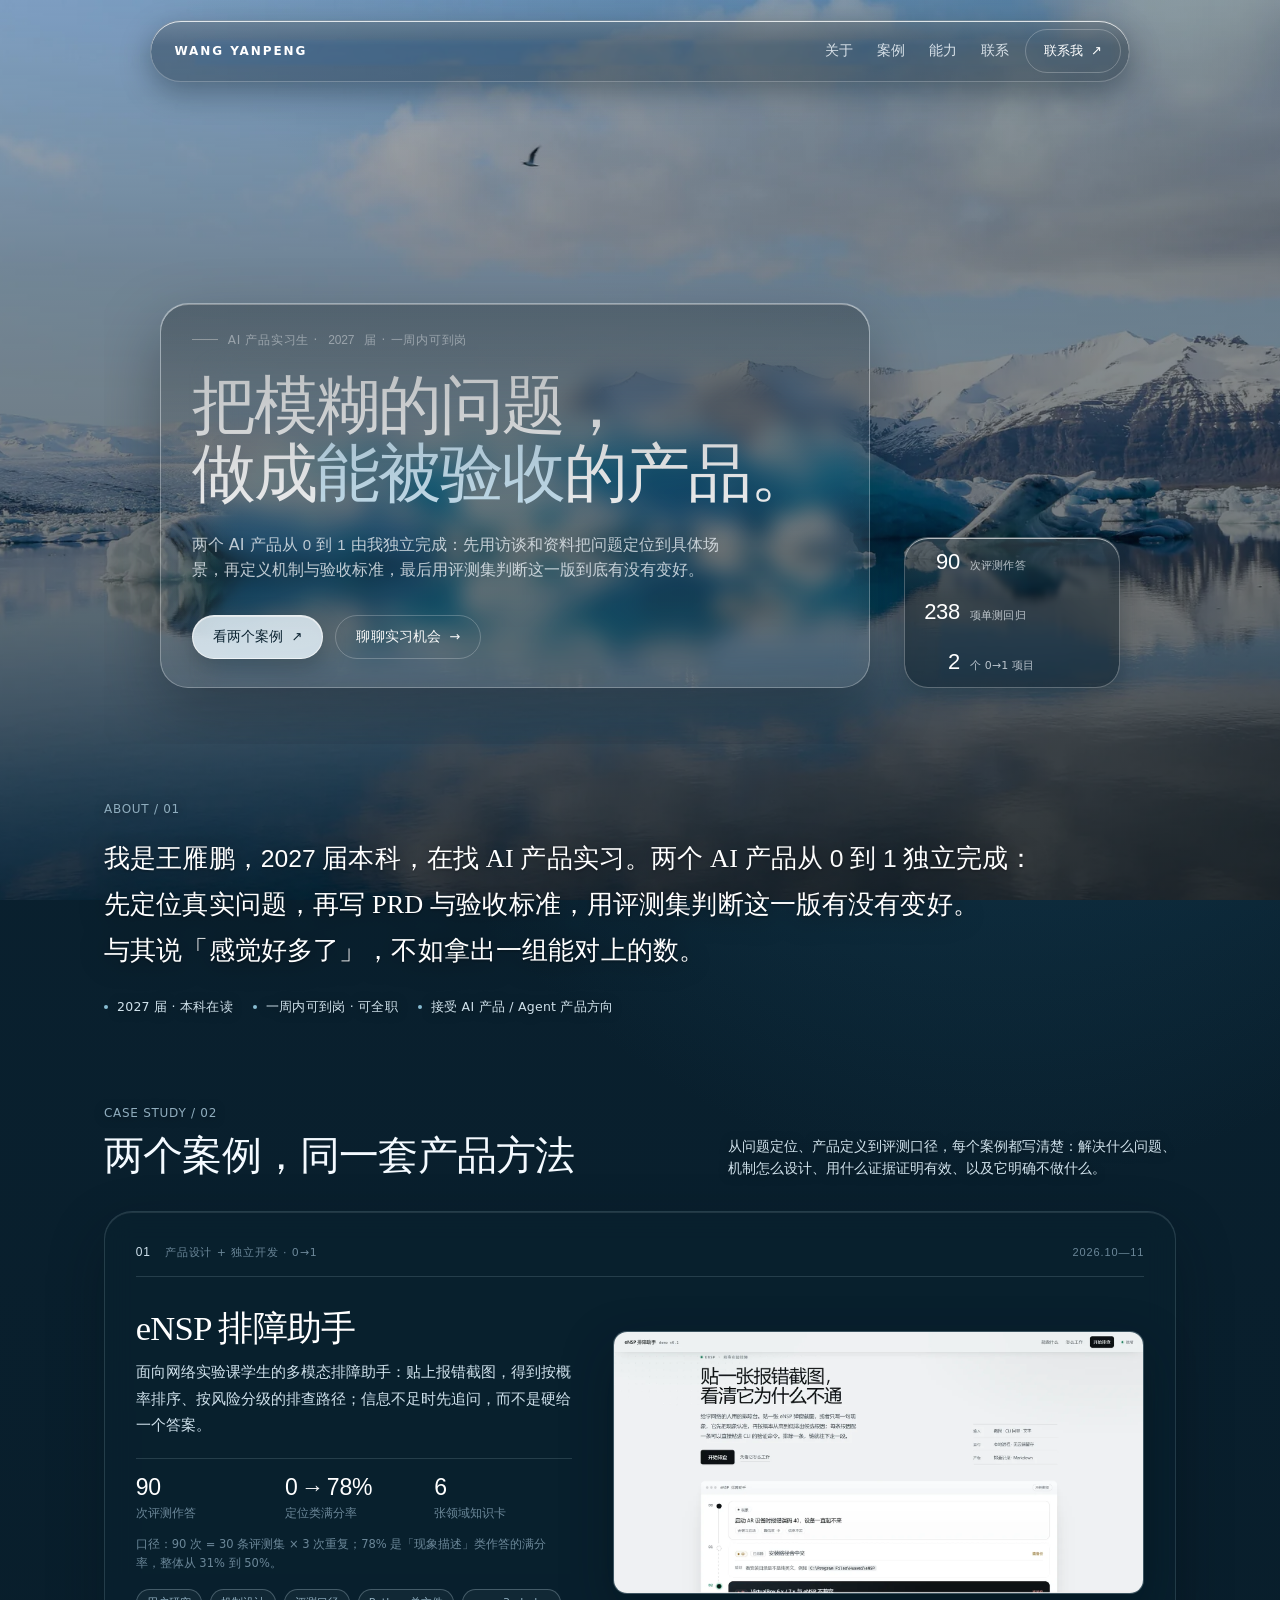
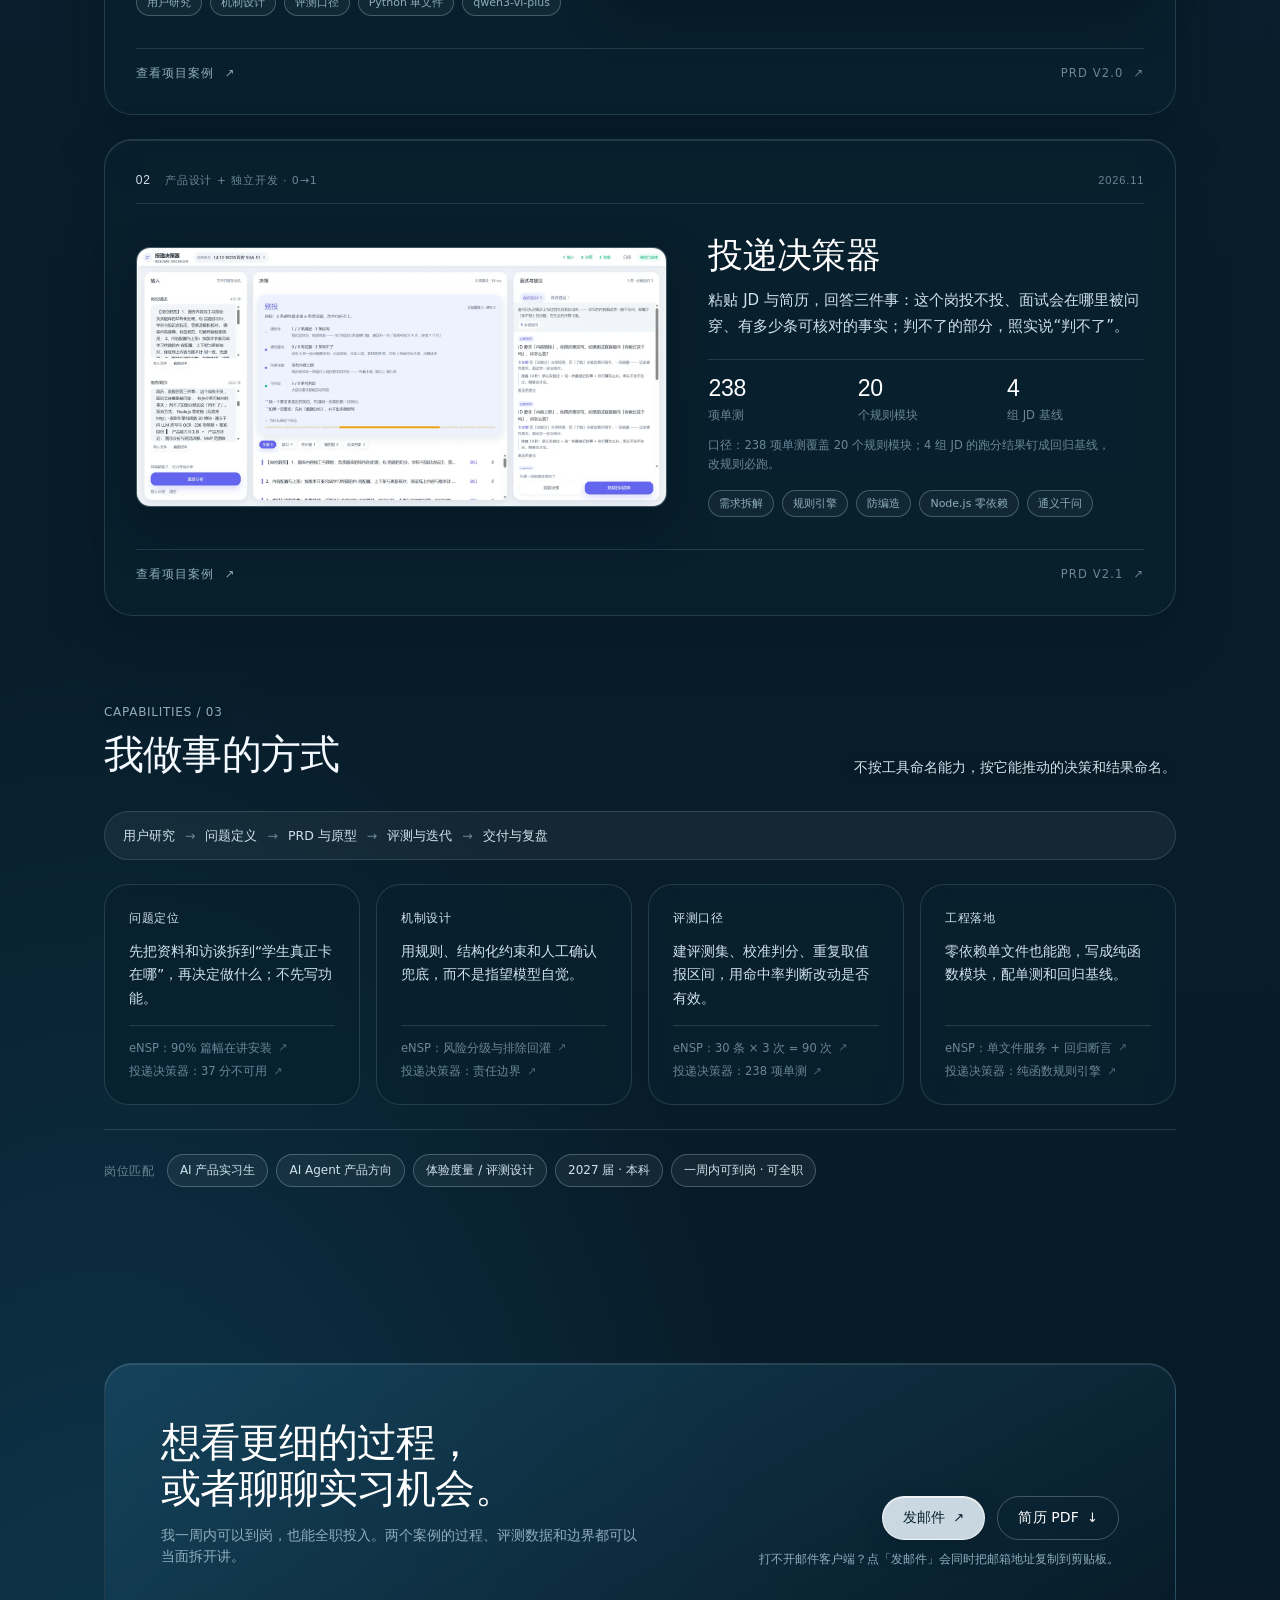
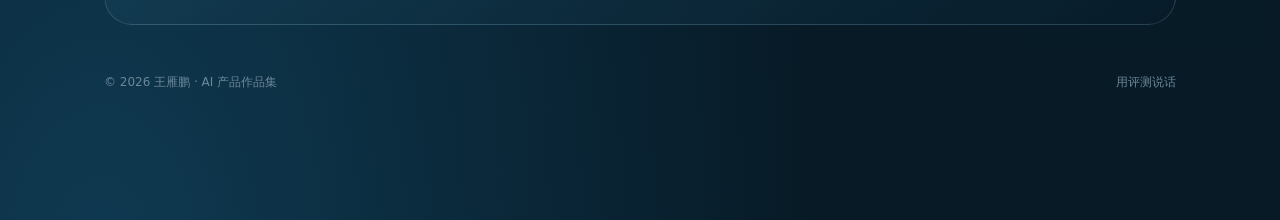
<file: index.html>
<!doctype html>
<html lang="zh-CN">
<head>
<meta charset="utf-8">
<meta name="viewport" content="width=device-width, initial-scale=1">
<title>王雁鹏 · AI 产品实习生｜作品集</title>
<meta name="description" content="王雁鹏的作品集：两个 0→1 的 AI 产品——eNSP 排障助手与投递决策器。从用户研究、PRD 到评测口径，用数据判断一次改动是否有效。">
<meta property="og:type" content="website">
<meta property="og:title" content="王雁鹏 · AI 产品实习生｜作品集">
<meta property="og:description" content="两个 0→1 的 AI 产品：eNSP 排障助手与投递决策器。从用户研究、PRD 到评测口径，用数据判断一次改动是否有效。">
<meta property="og:image" content="assets/og.jpg">
<meta property="og:locale" content="zh_CN">
<meta name="twitter:card" content="summary_large_image">
<meta name="theme-color" content="#0a2231">
<link rel="icon" href="data:image/svg+xml,<svg xmlns='http://www.w3.org/2000/svg' viewBox='0 0 32 32'><rect width='32' height='32' rx='8' fill='%2325414A'/><circle cx='16' cy='16' r='6' fill='none' stroke='%23DCEFEA' stroke-width='1.5'/></svg>">
<link rel="stylesheet" href="style.css">
</head>
<body>

<div class="bg" aria-hidden="true"></div>

<!-- 液态玻璃折射滤镜 -->
<svg width="0" height="0" aria-hidden="true" focusable="false" style="position:absolute">
  <defs>
    <filter id="lensNav" x="0" y="0" width="100%" height="100%" color-interpolation-filters="sRGB">
      <feImage href="assets/lens-nav.png" x="0" y="0" width="100%" height="100%" preserveAspectRatio="none" result="map"/>
      <feDisplacementMap in="SourceGraphic" in2="map" scale="34" xChannelSelector="R" yChannelSelector="G"/>
    </filter>
    <filter id="lensBtn" x="0" y="0" width="100%" height="100%" color-interpolation-filters="sRGB">
      <feImage href="assets/lens-btn.png" x="0" y="0" width="100%" height="100%" preserveAspectRatio="none" result="map"/>
      <feDisplacementMap in="SourceGraphic" in2="map" scale="18" xChannelSelector="R" yChannelSelector="G"/>
    </filter>
    <filter id="lensPanel" x="0" y="0" width="100%" height="100%" color-interpolation-filters="sRGB">
      <feImage href="assets/lens-panel.png" x="0" y="0" width="100%" height="100%" preserveAspectRatio="none" result="map"/>
      <feDisplacementMap in="SourceGraphic" in2="map" scale="20" xChannelSelector="R" yChannelSelector="G"/>
    </filter>
    <filter id="lensSquare" x="0" y="0" width="100%" height="100%" color-interpolation-filters="sRGB">
      <feImage href="assets/lens-square.png" x="0" y="0" width="100%" height="100%" preserveAspectRatio="none" result="map"/>
      <feDisplacementMap in="SourceGraphic" in2="map" scale="20" xChannelSelector="R" yChannelSelector="G"/>
    </filter>
  </defs>
</svg>

<header class="topbar" id="topbar">
  <div class="topbar-inner glass glass-nav">
    <a class="brand" href="index.html">WANG YANPENG</a>
    <nav aria-label="主要导航">
      <a href="#about">关于</a>
      <a href="#projects">案例</a>
      <a href="#skills">能力</a>
      <a href="#contact">联系</a>
    </nav>
    <a class="btn btn-glass" href="mailto:2748916664@qq.com">联系我 <span class="arw">↗</span></a>
  </div>
</header>

<main>
  <!-- 首屏场景 -->
  <section class="hero">
    <div class="page">
      <div class="scene scene--photo">
        <!-- 场景照片为示例素材（冰川）。换成你自己的照片时替换 assets/scene-glacier.webp。 -->

        <div class="hero-copy glass-panel">
          <p class="label hero-eyebrow">AI 产品实习生 · <span class="num">2027</span> 届 · 一周内可到岗</p>
          <h1 class="display">把模糊的问题，<br>做成<span class="accent">能被验收</span>的产品。</h1>
          <p class="hero-lede body-lg">两个 AI 产品从 <span class="num">0</span> 到 <span class="num">1</span> 由我独立完成：先用访谈和资料把问题定位到具体场景，再定义机制与验收标准，最后用评测集判断这一版到底有没有变好。</p>
          <div class="hero-actions">
            <a class="btn btn-primary" href="#projects">看两个案例 <span class="arw">↗</span></a>
            <a class="btn btn-glass" href="mailto:2748916664@qq.com">聊聊实习机会 <span class="arw">→</span></a>
          </div>
        </div>

        <aside class="hero-facts glass glass-square glass--onphoto" aria-label="项目数据">
          <div><b>90</b><span>次评测作答</span></div>
          <div><b>238</b><span>项单测回归</span></div>
          <div><b>2</b><span>个 0→1 项目</span></div>
        </aside>
      </div>
    </div>
  </section>

  <!-- 关于 -->
  <section class="section about" id="about">
    <div class="page">
      <span class="label">ABOUT / 01</span>
      <p class="about-text">我是王雁鹏，<span class="num">2027</span> 届本科，在找 AI 产品实习。两个 AI 产品从 <span class="num">0</span> 到 <span class="num">1</span> 独立完成：先定位真实问题，再写 PRD 与验收标准，用评测集判断这一版有没有变好。<span class="nowrap">与其说</span>「感觉好多了」，不如拿出一组能对上的数。</p>
      <p class="about-meta"><span>2027 届 · 本科在读</span><span>一周内可到岗 · 可全职</span><span>接受 AI 产品 / Agent 产品方向</span></p>
    </div>
  </section>

  <!-- 案例 -->
  <section class="section" id="projects">
    <div class="page">
      <div class="section-head">
        <div>
          <span class="label">CASE STUDY / 02</span>
          <h2 class="heading-lg">两个案例，同一套产品方法</h2>
        </div>
        <p class="muted">从问题定位、产品定义到评测口径，每个案例都写清楚：解决什么问题、机制怎么设计、用什么证据证明有效、以及它明确不做什么。</p>
      </div>

      <div class="cases">
        <article class="case">
          <div class="case-top">
            <span class="case-no">01</span>
            <span class="case-kind">产品设计 + 独立开发 · 0→1</span>
            <span class="case-date">2026.10—11</span>
          </div>
          <div class="case-grid">
            <div class="case-copy">
              <h3 class="case-title">eNSP 排障助手</h3>
              <p class="case-desc">面向网络实验课学生的多模态排障助手：贴上报错截图，得到按概率排序、按风险分级的排查路径；信息不足时先追问，而不是硬给一个答案。</p>
              <dl class="case-stats">
                <div><dt>90</dt><dd>次评测作答</dd></div>
                <div><dt>0<span class="num-arrow">→</span>78%</dt><dd>定位类满分率</dd></div>
                <div><dt>6</dt><dd>张领域知识卡</dd></div>
              </dl>
              <p class="case-note">口径：90 次 = 30 条评测集 × 3 次重复；78% 是「现象描述」类作答的满分率，整体从 31% 到 50%。</p>
              <ul class="case-tags">
                <li>用户研究</li><li>机制设计</li><li>评测口径</li><li>Python 单文件</li><li>qwen3-vl-plus</li>
              </ul>
            </div>
            <figure class="case-shot">
              <img src="assets/shot-ensp-home.webp" width="1600" height="789" alt="eNSP 排障助手界面：贴报错截图后按概率排出的排查路径" loading="lazy" decoding="async">
            </figure>
          </div>
          <div class="case-links">
            <a class="case-link" href="project-ensp.html"><span>查看项目案例</span><span class="arw">↗</span></a>
            <a class="case-link case-link--alt" href="prd-ensp.html"><span>PRD v2.0</span><span class="arw">↗</span></a>
          </div>
        </article>

        <article class="case case--flip">
          <div class="case-top">
            <span class="case-no">02</span>
            <span class="case-kind">产品设计 + 独立开发 · 0→1</span>
            <span class="case-date">2026.11</span>
          </div>
          <div class="case-grid">
            <div class="case-copy">
              <h3 class="case-title">投递决策器</h3>
              <p class="case-desc">粘贴 JD 与简历，回答三件事：这个岗投不投、面试会在哪里被问穿、有多少条可核对的事实；判不了的部分，照实说“判不了”。</p>
              <dl class="case-stats">
                <div><dt>238</dt><dd>项单测</dd></div>
                <div><dt>20</dt><dd>个规则模块</dd></div>
                <div><dt>4</dt><dd>组 JD 基线</dd></div>
              </dl>
              <p class="case-note">口径：238 项单测覆盖 20 个规则模块；4 组 JD 的跑分结果钉成回归基线，改规则必跑。</p>
              <ul class="case-tags">
                <li>需求拆解</li><li>规则引擎</li><li>防编造</li><li>Node.js 零依赖</li><li>通义千问</li>
              </ul>
            </div>
            <figure class="case-shot">
              <img src="assets/shot-jd-result.webp" width="1600" height="780" alt="投递决策器界面：判「别投」后的证据覆盖与面试追问" loading="lazy" decoding="async">
            </figure>
          </div>
          <div class="case-links">
            <a class="case-link" href="project-jd.html"><span>查看项目案例</span><span class="arw">↗</span></a>
            <a class="case-link case-link--alt" href="prd-jd.html"><span>PRD v2.1</span><span class="arw">↗</span></a>
          </div>
        </article>
      </div>
    </div>
  </section>

  <!-- 能力 -->
  <section class="section" id="skills">
    <div class="page">
      <div class="section-head">
        <div>
          <span class="label">CAPABILITIES / 03</span>
          <h2 class="heading-lg">我做事的方式</h2>
        </div>
        <p class="muted">不按工具命名能力，按它能推动的决策和结果命名。</p>
      </div>

      <div class="flow" aria-label="产品工作流">
        <span>用户研究</span><i>→</i>
        <span>问题定义</span><i>→</i>
        <span>PRD 与原型</span><i>→</i>
        <span>评测与迭代</span><i>→</i>
        <span>交付与复盘</span>
      </div>

      <div class="cap-grid">
        <div class="aside-card cap-card">
          <h3>问题定位</h3>
          <p class="muted" style="margin:0">先把资料和访谈拆到“学生真正卡在哪”，再决定做什么；不先写功能。</p>
          <div class="cap-ev"><a href="project-ensp.html#solve">eNSP：90% 篇幅在讲安装<span class="arw">↗</span></a><a href="project-jd.html#solve">投递决策器：37 分不可用<span class="arw">↗</span></a></div>
        </div>
        <div class="aside-card cap-card">
          <h3>机制设计</h3>
          <p class="muted" style="margin:0">用规则、结构化约束和人工确认兜底，而不是指望模型自觉。</p>
          <div class="cap-ev"><a href="project-ensp.html#build">eNSP：风险分级与排除回灌<span class="arw">↗</span></a><a href="project-jd.html#build">投递决策器：责任边界<span class="arw">↗</span></a></div>
        </div>
        <div class="aside-card cap-card">
          <h3>评测口径</h3>
          <p class="muted" style="margin:0">建评测集、校准判分、重复取值报区间，用命中率判断改动是否有效。</p>
          <div class="cap-ev"><a href="project-ensp.html#eval">eNSP：30 条 × 3 次 = 90 次<span class="arw">↗</span></a><a href="project-jd.html#proof">投递决策器：238 项单测<span class="arw">↗</span></a></div>
        </div>
        <div class="aside-card cap-card">
          <h3>工程落地</h3>
          <p class="muted" style="margin:0">零依赖单文件也能跑，写成纯函数模块，配单测和回归基线。</p>
          <div class="cap-ev"><a href="project-ensp.html#build">eNSP：单文件服务 + 回归断言<span class="arw">↗</span></a><a href="project-jd.html#proof">投递决策器：纯函数规则引擎<span class="arw">↗</span></a></div>
        </div>
      </div>

      <div class="role-strip">
        <span class="label">岗位匹配</span>
        <ul class="role-chips">
          <li>AI 产品实习生</li>
          <li>AI Agent 产品方向</li>
          <li>体验度量 / 评测设计</li>
          <li>2027 届 · 本科</li>
          <li>一周内可到岗 · 可全职</li>
        </ul>
      </div>
    </div>
  </section>

  <!-- 联系 -->
  <section class="section" id="contact">
    <div class="page">
      <div class="contact">
        <div>
          <h2 class="heading-lg">想看更细的过程，<br>或者聊聊实习机会。</h2>
          <p>我一周内可以到岗，也能全职投入。两个案例的过程、评测数据和边界都可以当面拆开讲。</p>
        </div>
        <div class="contact-side">
          <div class="contact-actions">
            <a class="btn btn-primary" href="mailto:2748916664@qq.com">发邮件 <span class="arw">↗</span></a>
            <a class="btn btn-glass" href="assets/resume.pdf" download="王雁鹏-简历-AI产品实习生.pdf">简历 PDF <span class="arw">↓</span></a>
          </div>
          <p class="contact-hint">打不开邮件客户端？点「发邮件」会同时把邮箱地址复制到剪贴板。</p>
        </div>
      </div>

      <footer>
        <span>© 2026 王雁鹏 · AI 产品作品集</span>
        <span>用评测说话</span>
      </footer>
    </div>
  </section>
</main>

<script>
  const bar = document.getElementById('topbar');
  const hero = document.querySelector('.hero');
  const onScroll = () => {
    const solid = window.scrollY > hero.offsetHeight - 140;
    bar.classList.toggle('is-solid', solid);
  };
  addEventListener('scroll', onScroll, { passive: true });
  onScroll();

  // 键盘用户：跳到主要内容后顶部导航保持可见
  document.querySelectorAll('a[href^="#"]').forEach(a => {
    a.addEventListener('click', e => {
      const target = document.querySelector(a.getAttribute('href'));
      if (!target) return;
      e.preventDefault();
      target.scrollIntoView({ behavior: matchMedia('(prefers-reduced-motion: reduce)').matches ? 'auto' : 'smooth', block: 'start' });
      history.replaceState(null, '', a.getAttribute('href'));
    });
  });
</script>
<script src="site.js" defer></script>
</body>
</html>
</file>
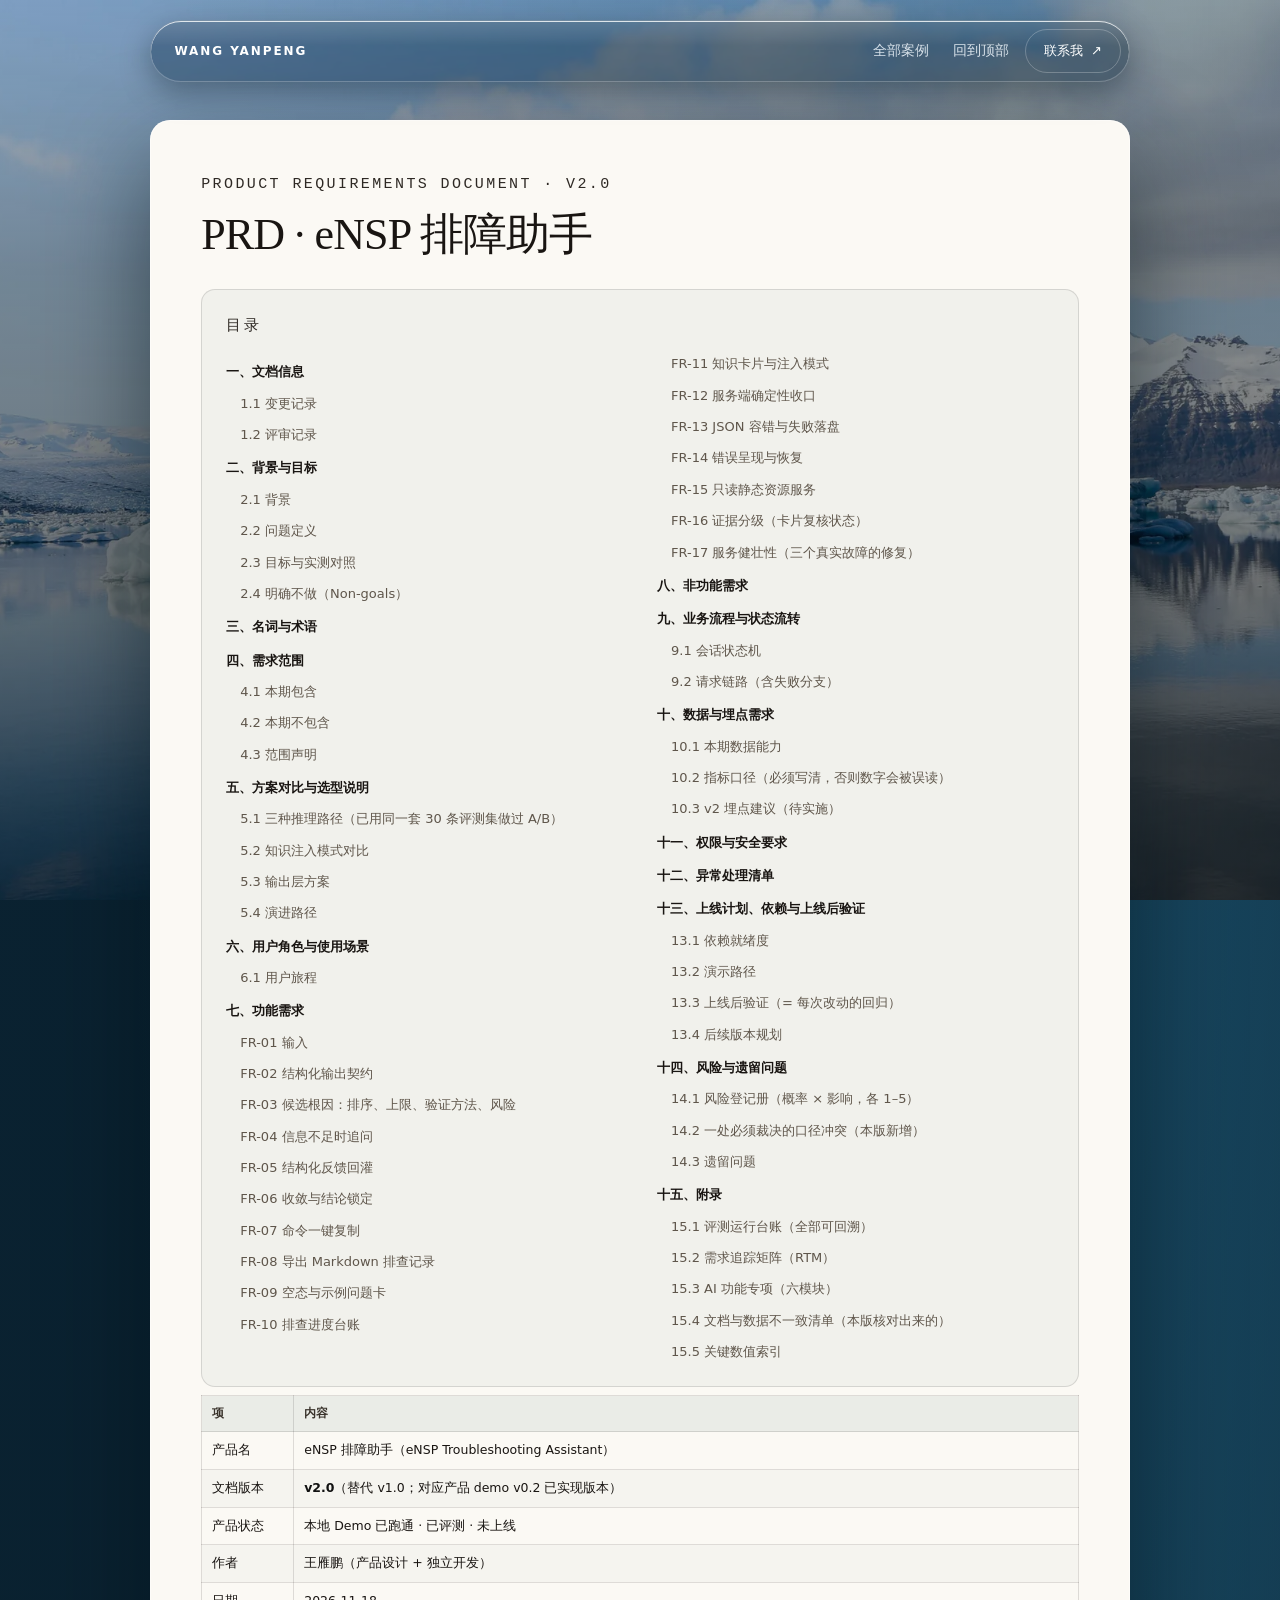
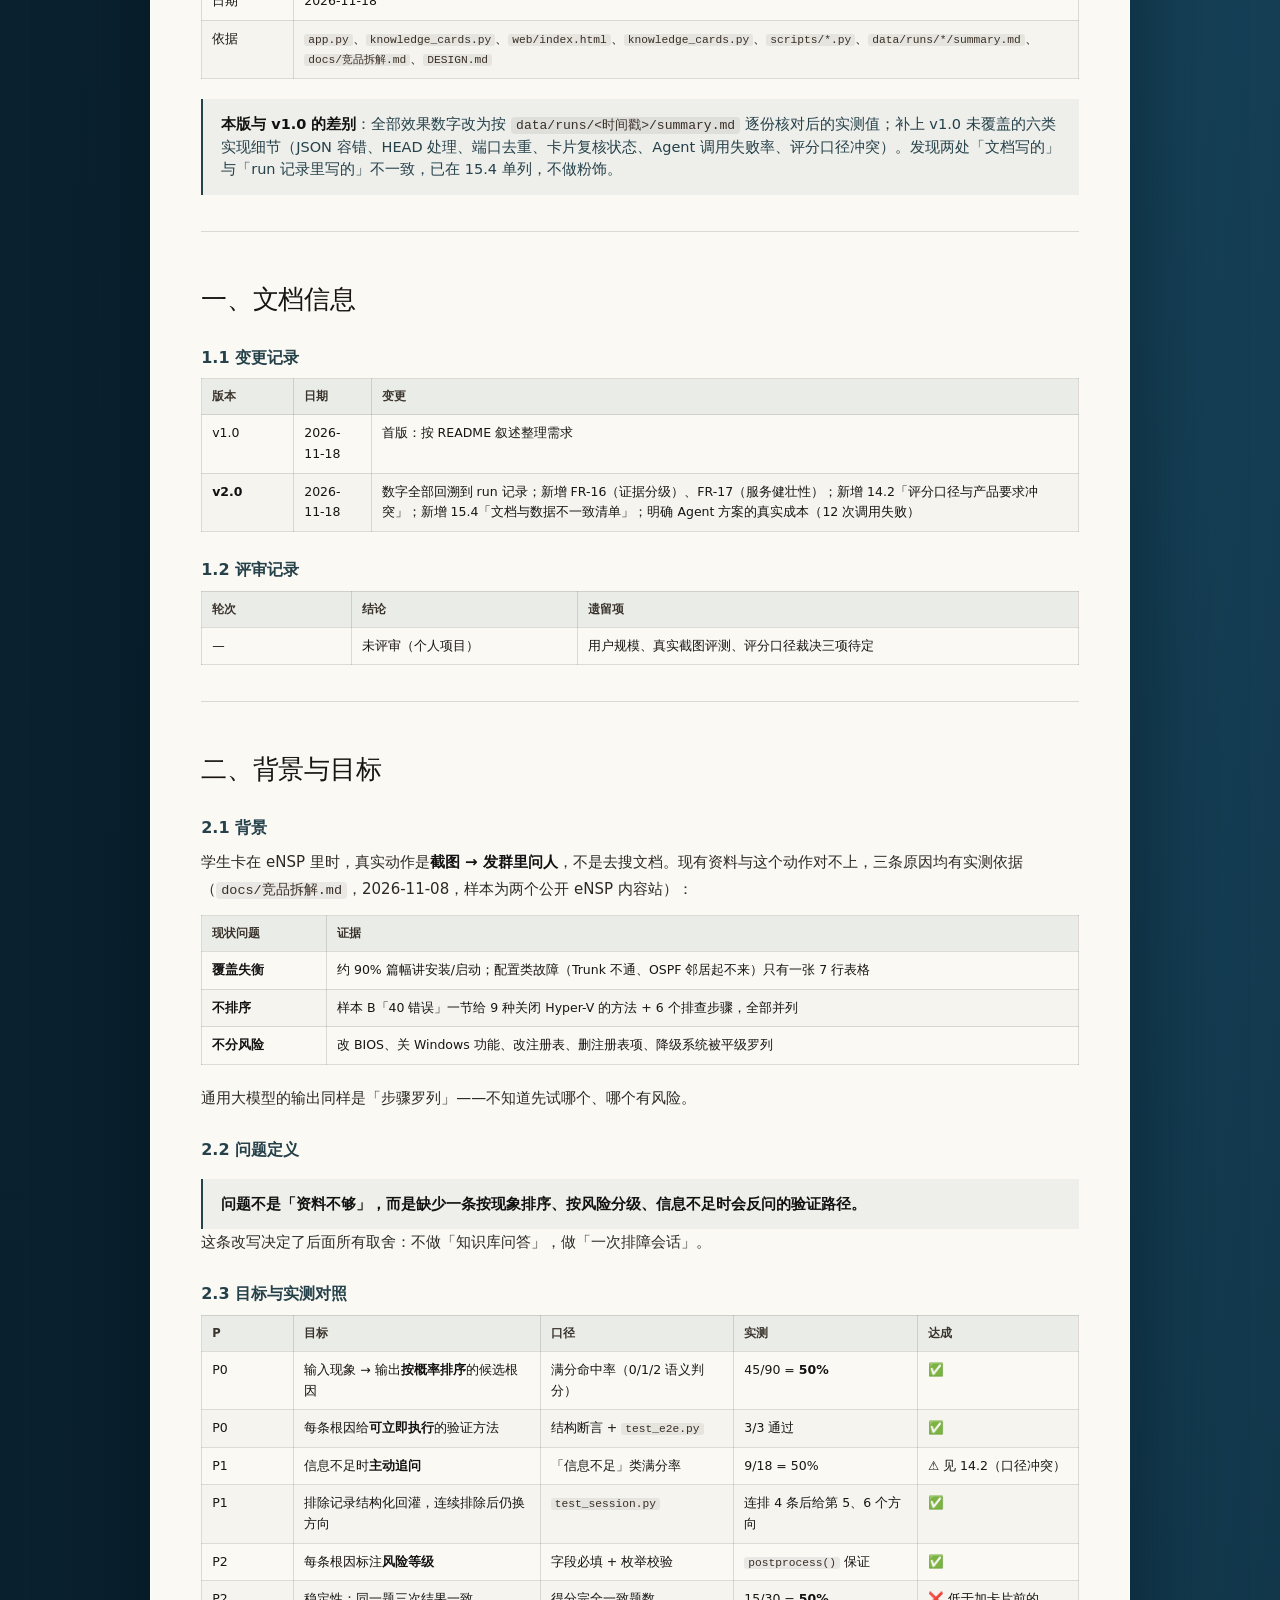
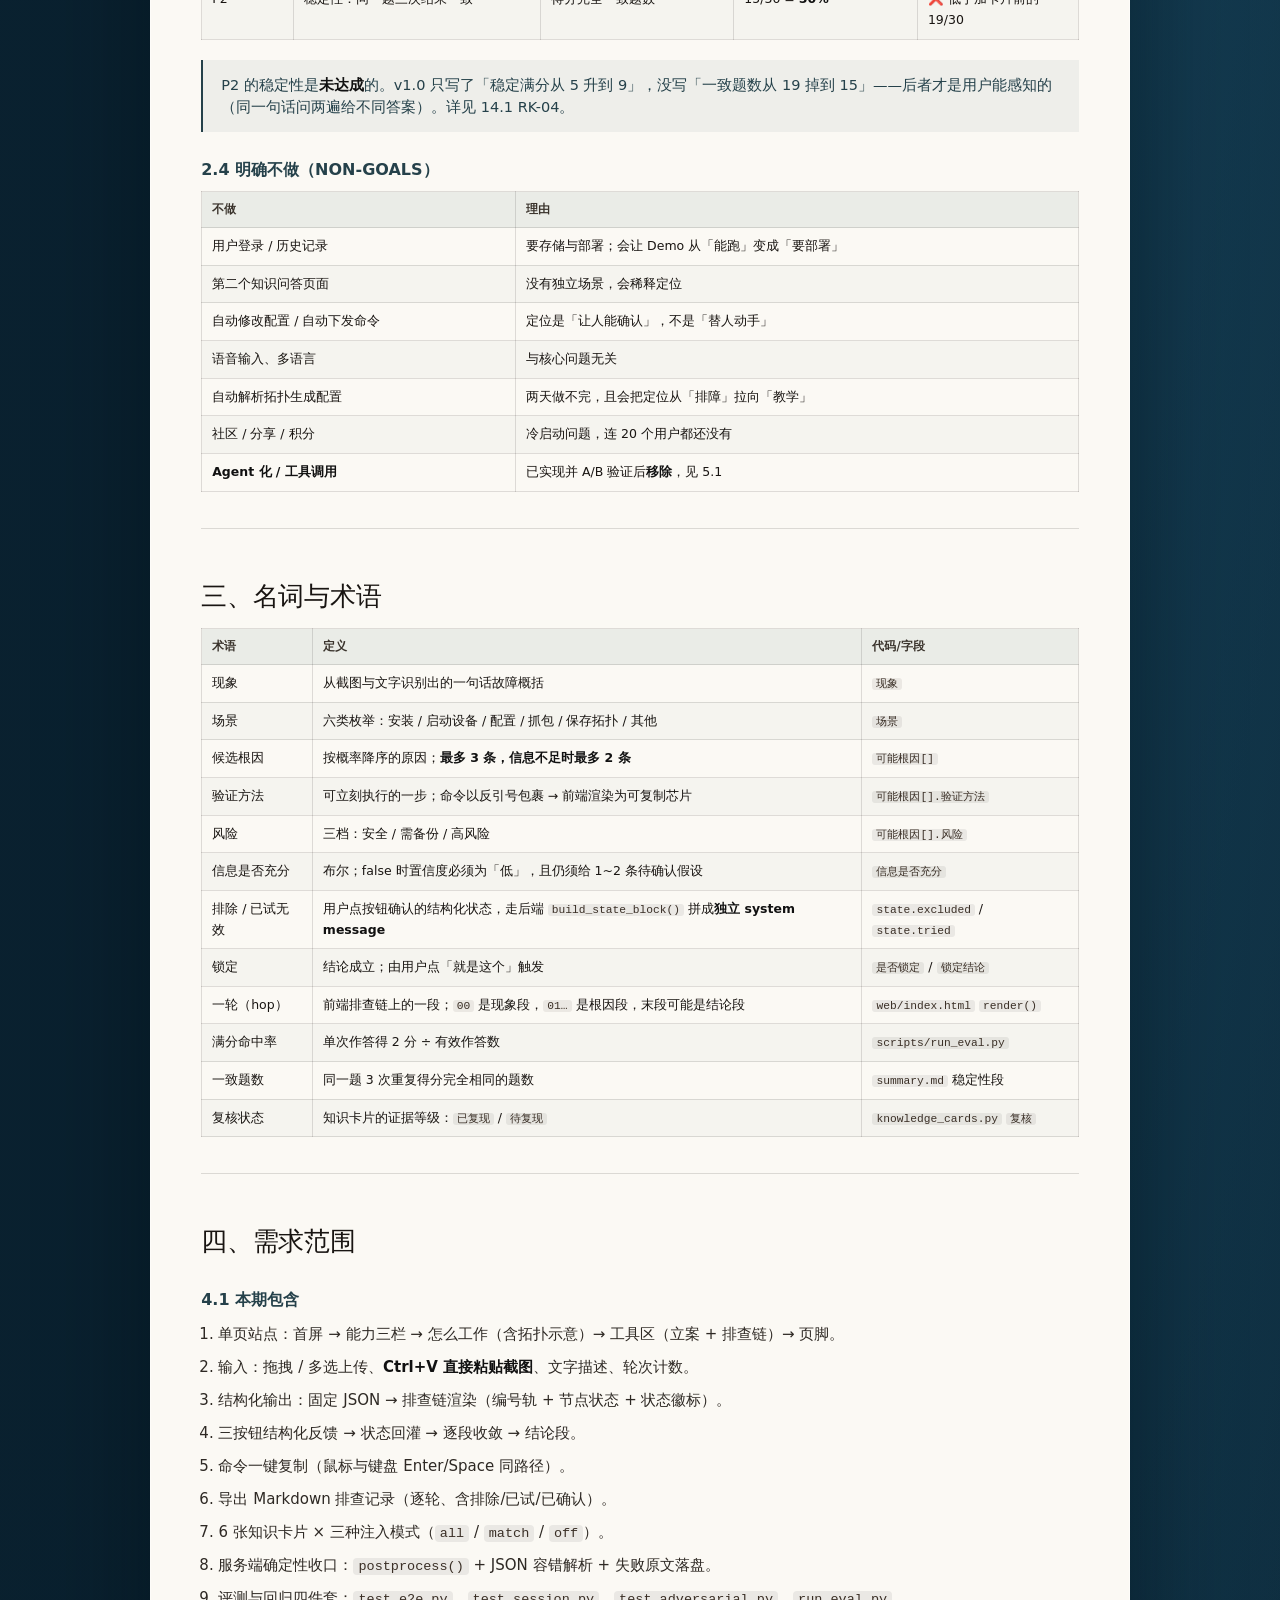
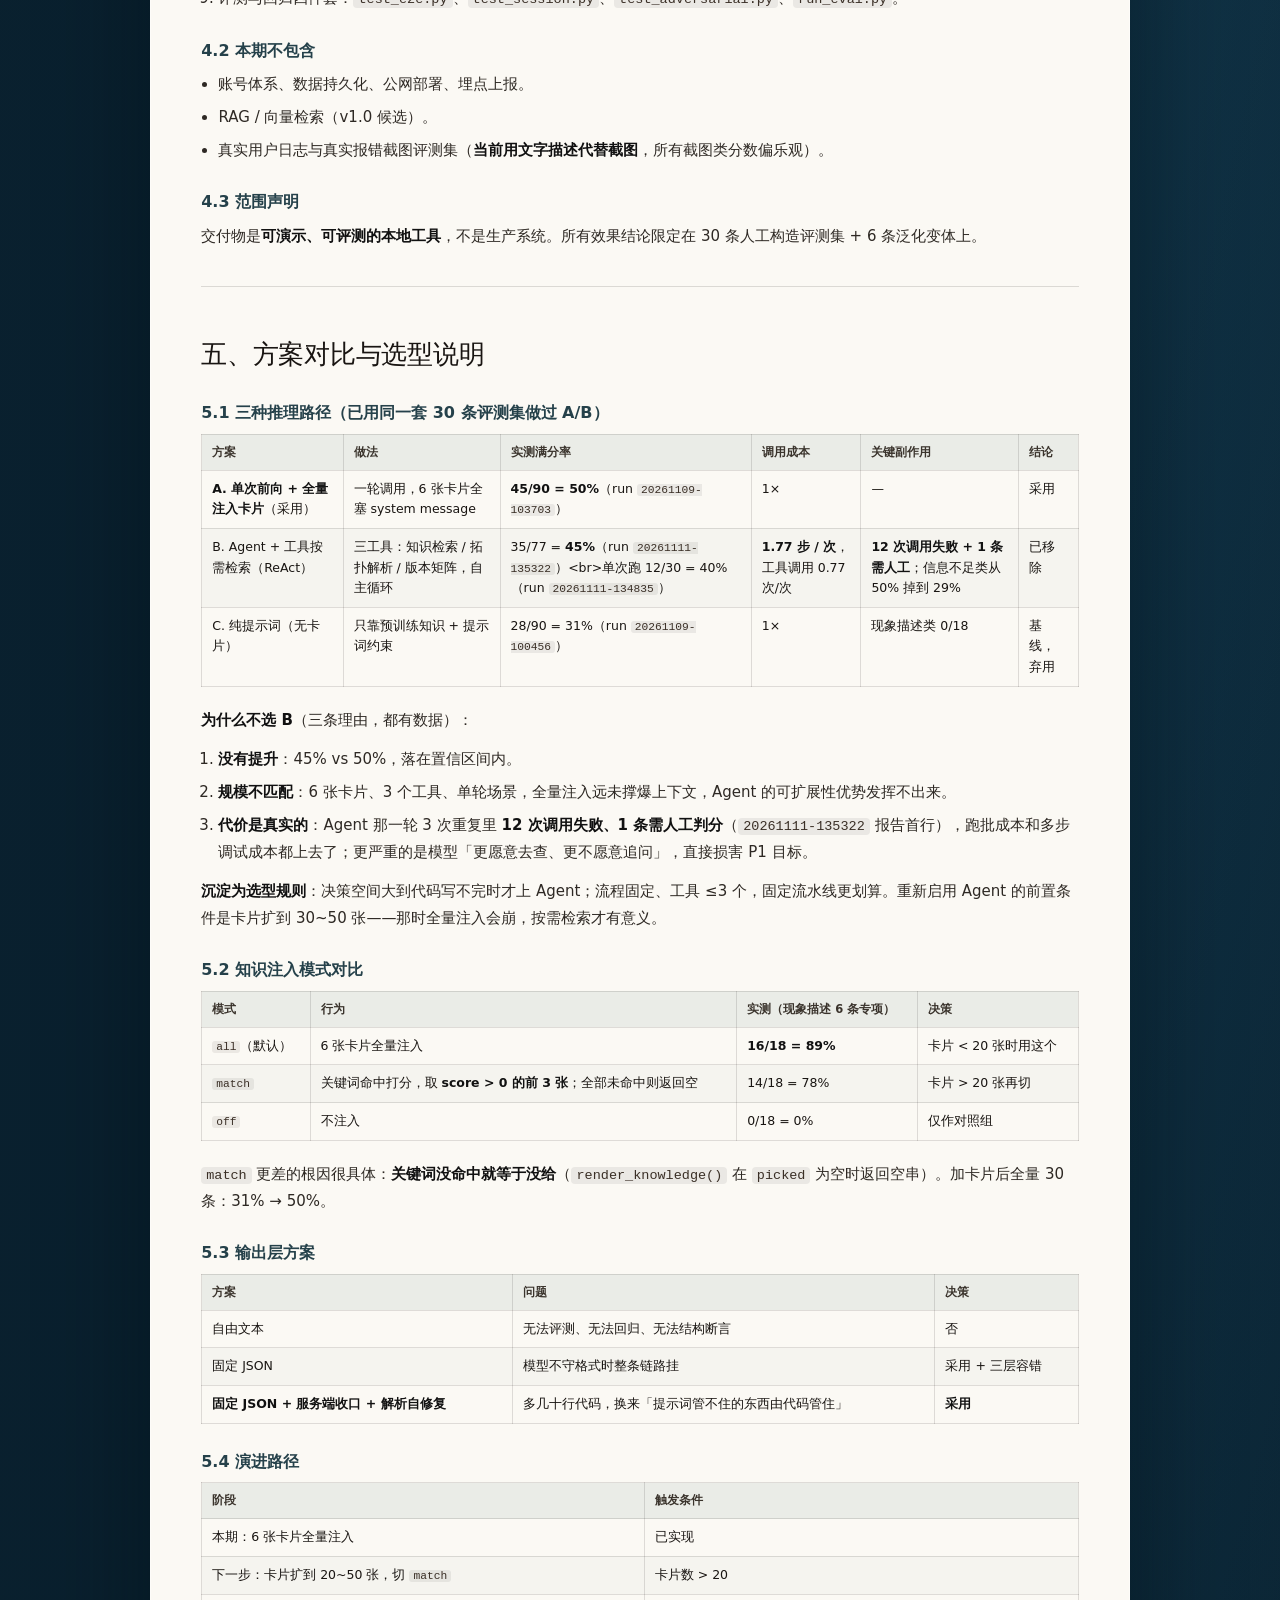
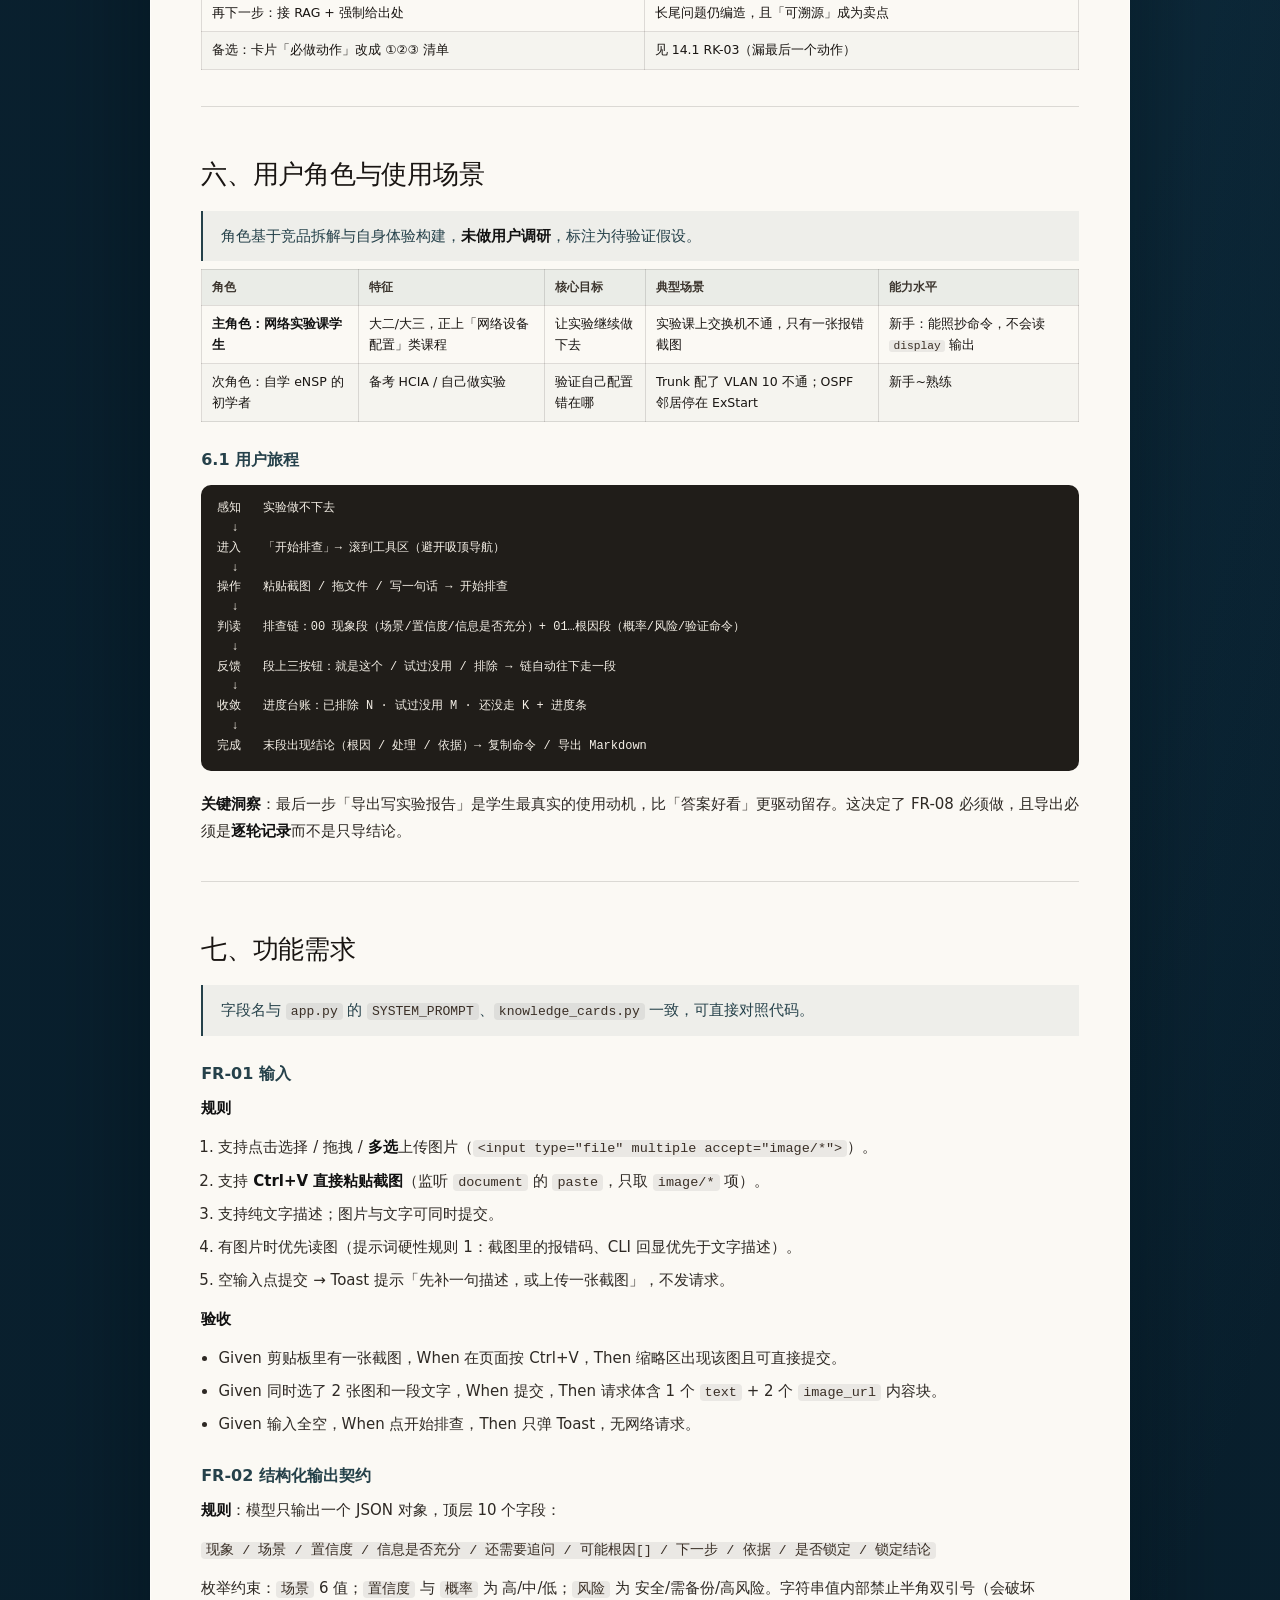
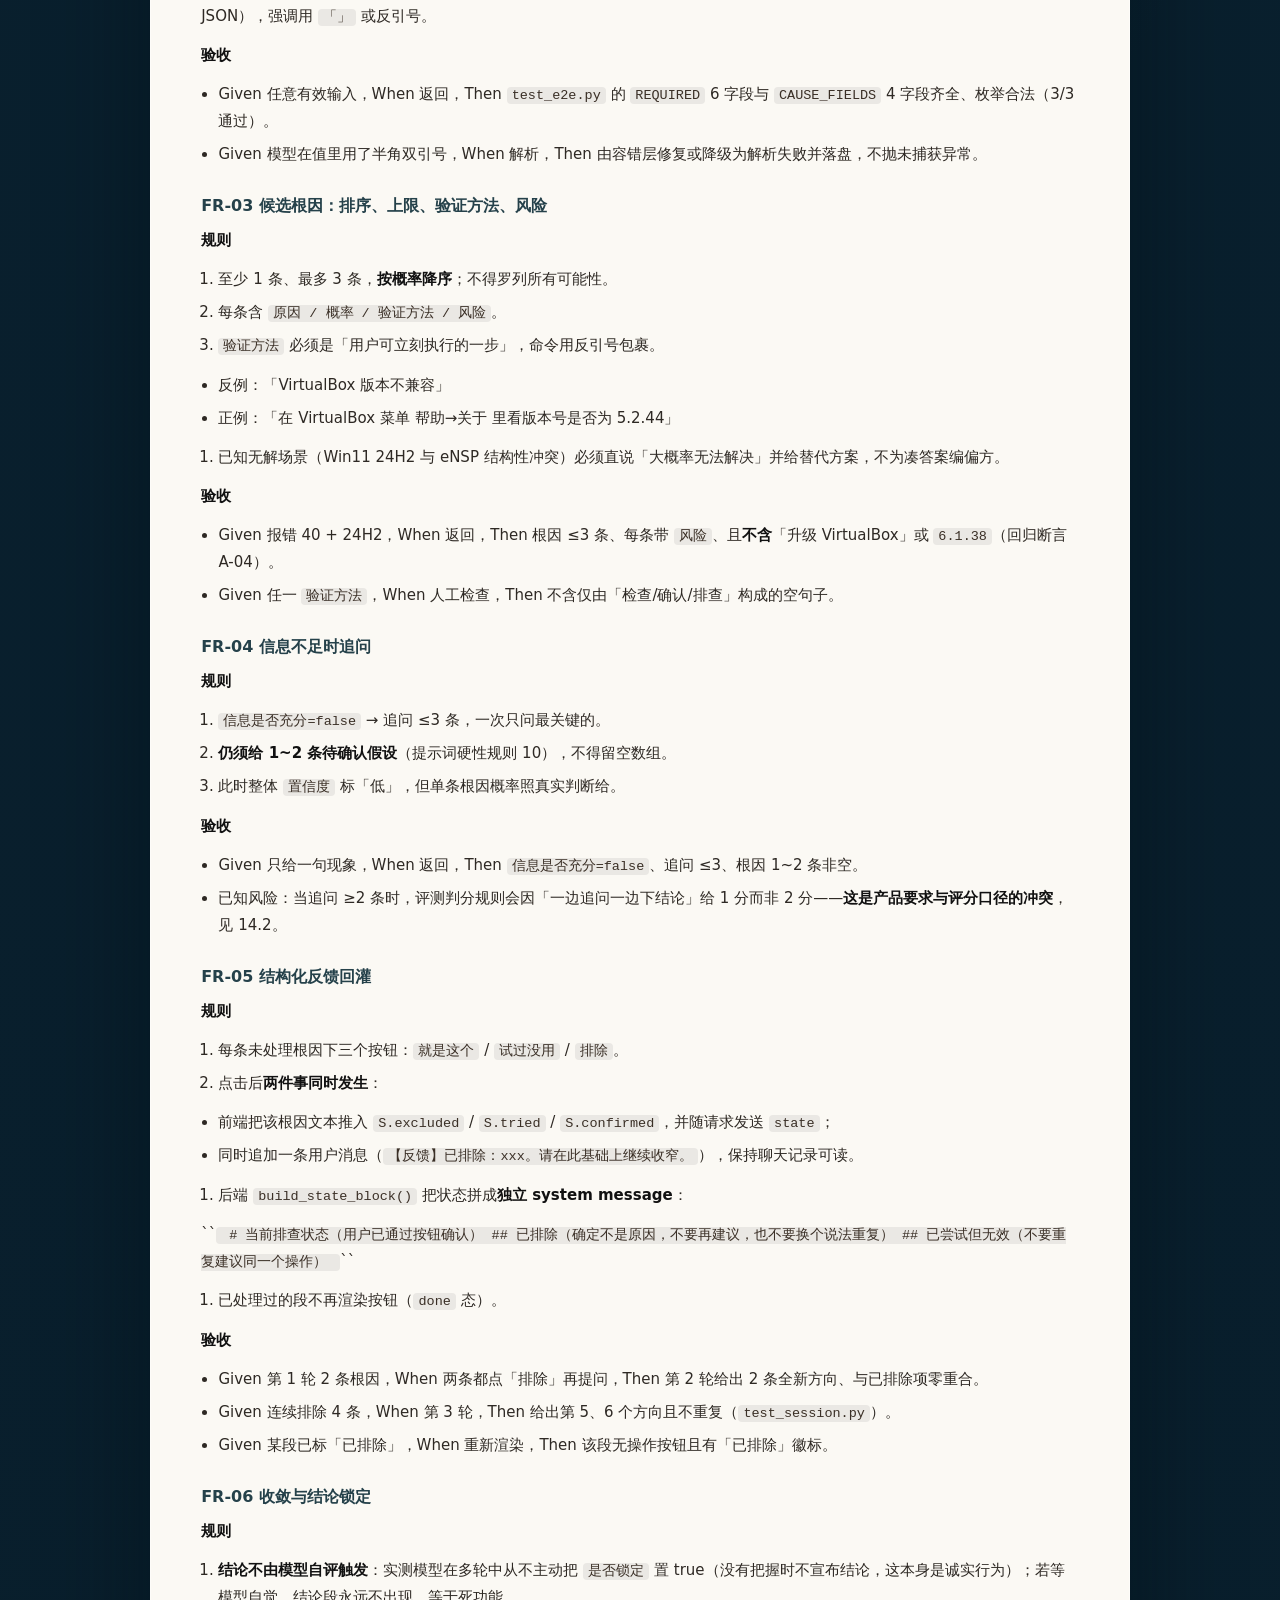
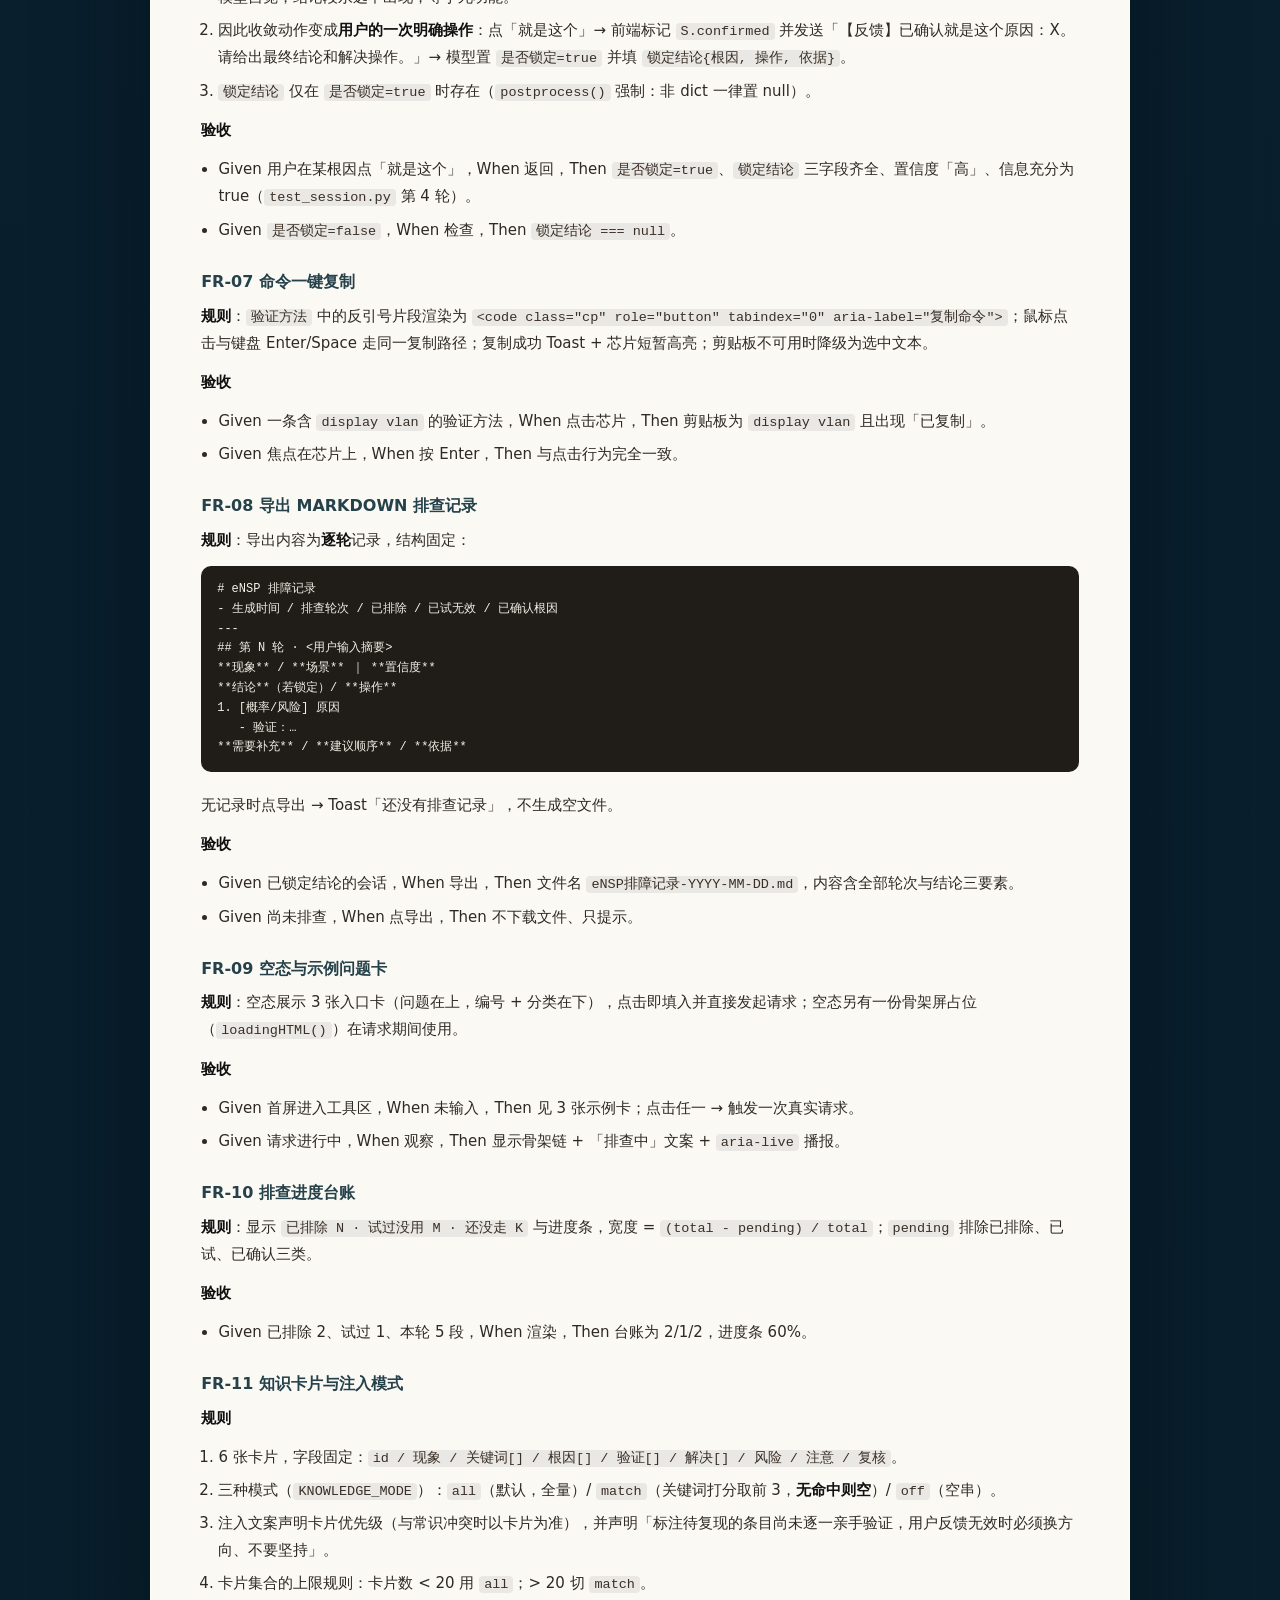
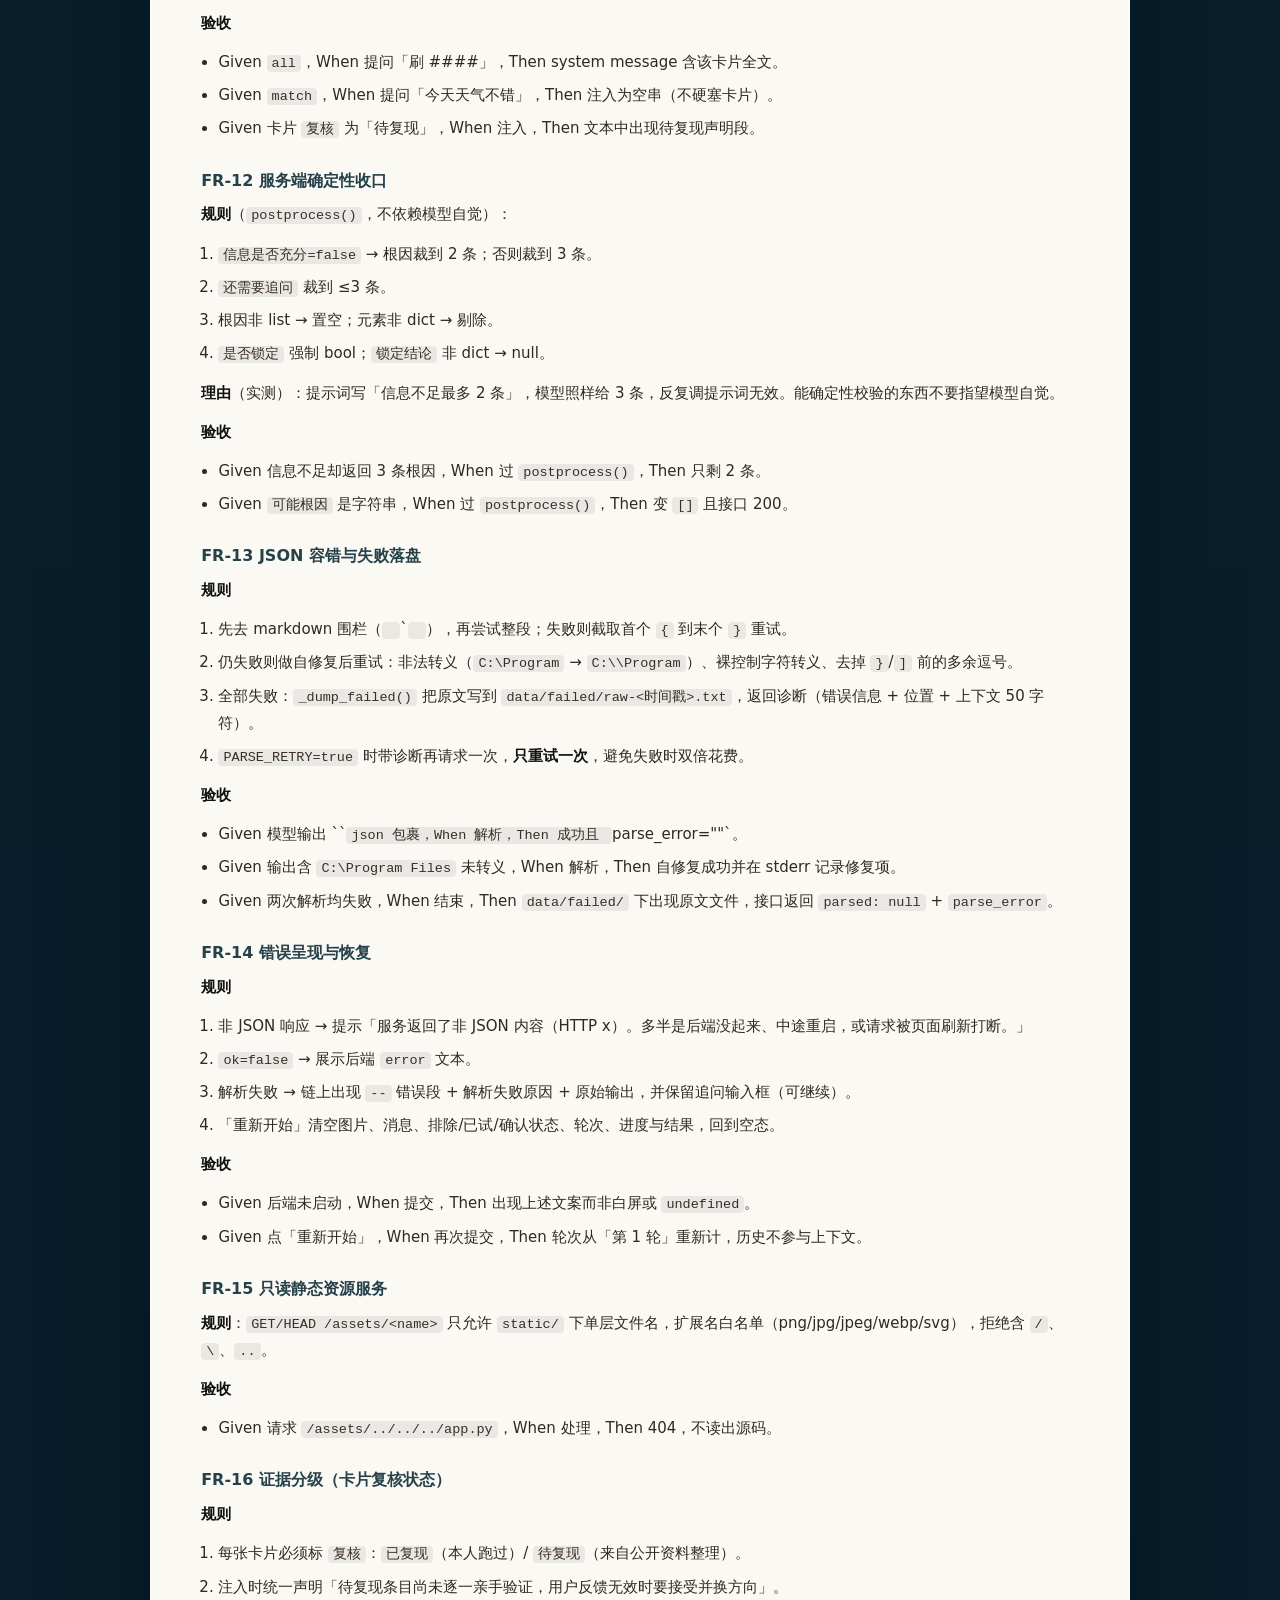
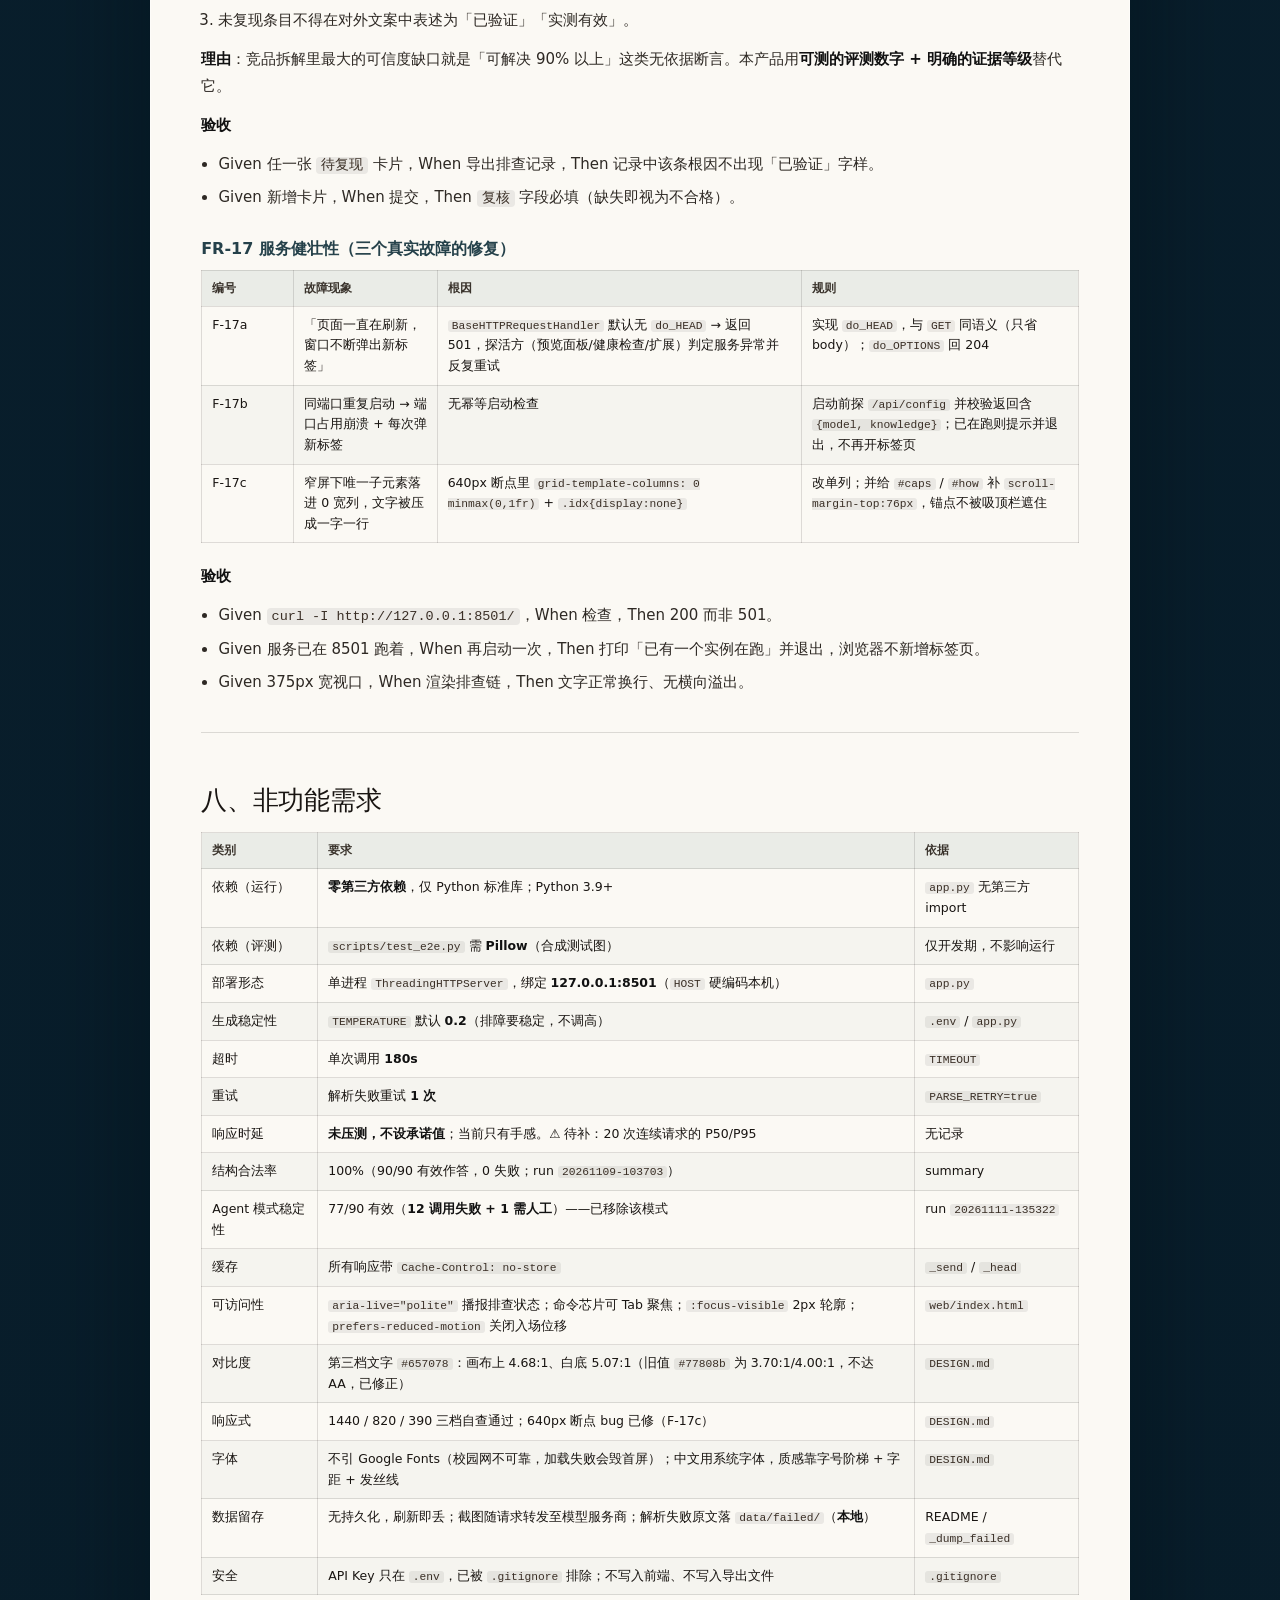
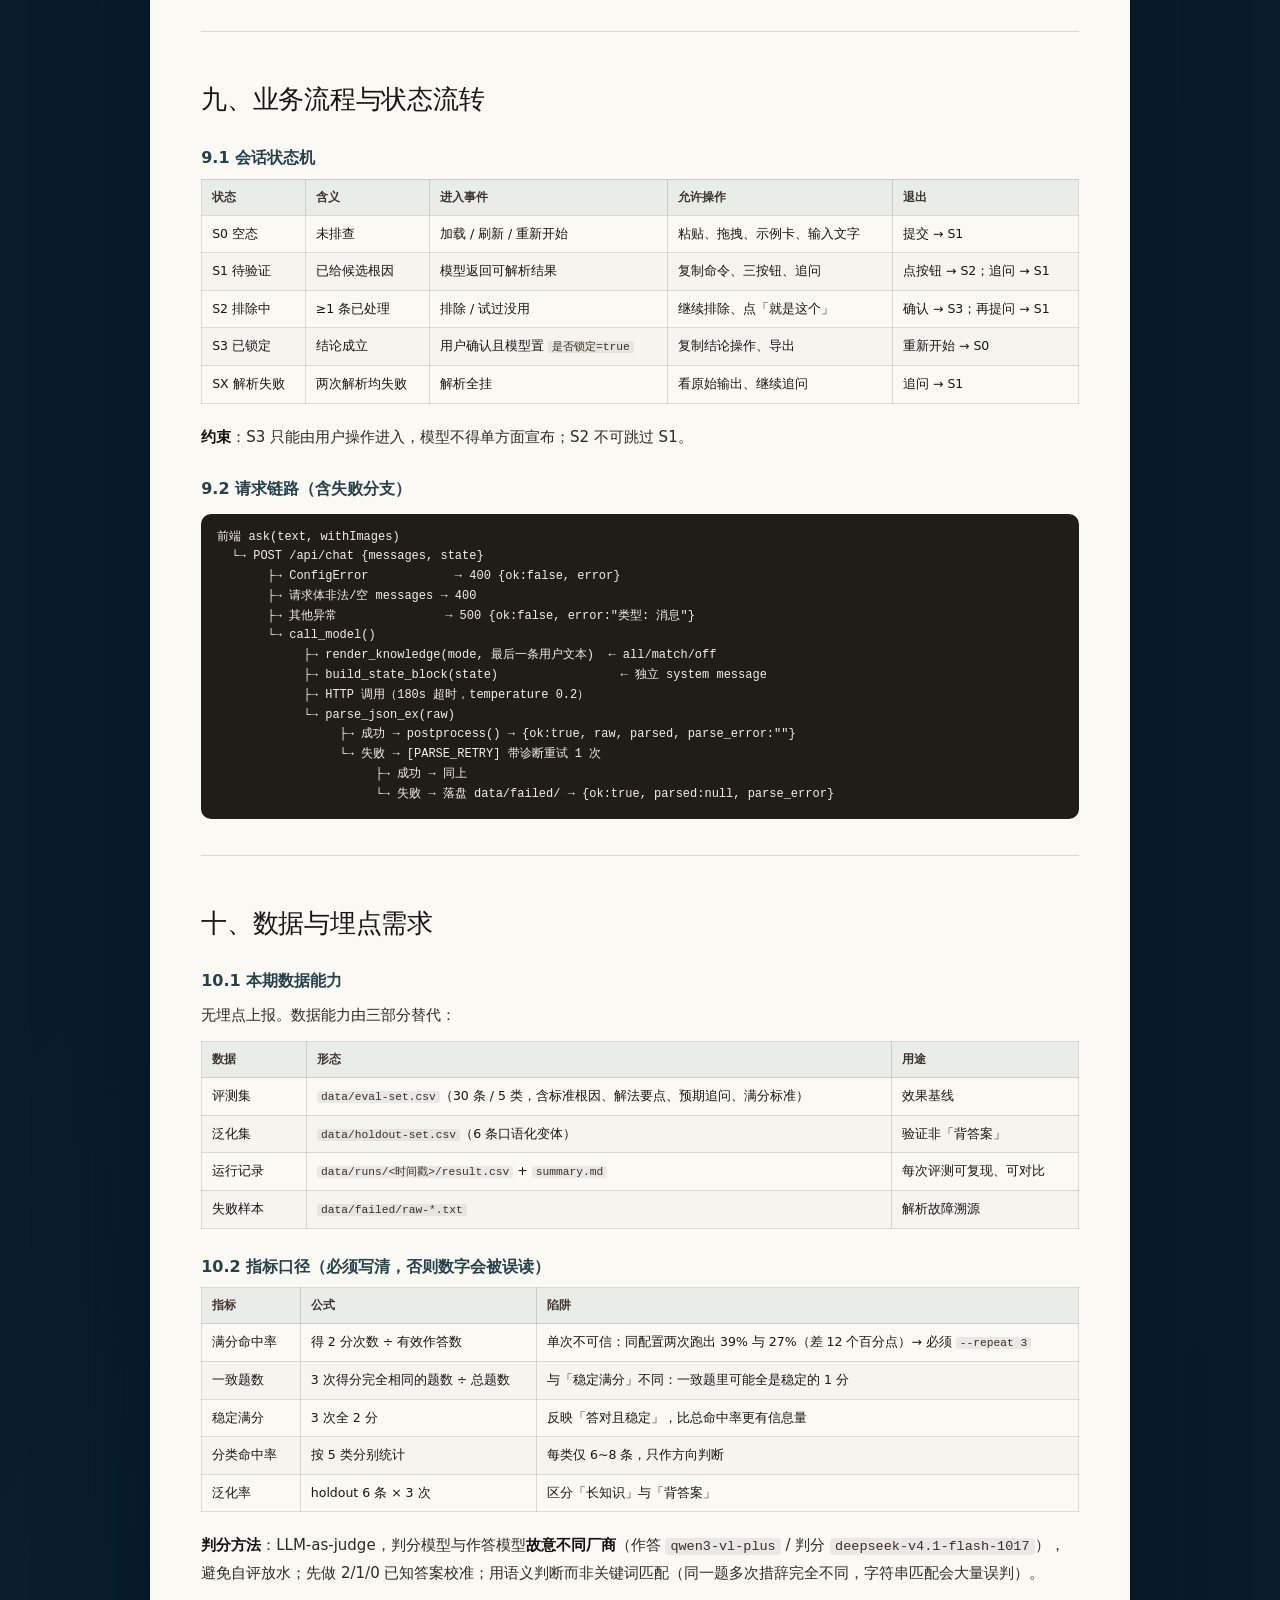
<file: prd-ensp.html>
<!doctype html>
<html lang="zh-CN">
<head>
<meta charset="utf-8">
<meta name="viewport" content="width=device-width, initial-scale=1">
<title>eNSP 排障助手 · PRD v2.0 · 王雁鹏</title>
<meta name="description" content="eNSP 排障助手的完整 PRD v2.0：背景与目标、方案选型、17 条功能需求、状态机、指标口径、风险登记与评测台账。">
<meta property="og:type" content="article">
<meta property="og:title" content="eNSP 排障助手 · PRD v2.0">
<meta property="og:description" content="eNSP 排障助手的完整 PRD v2.0：背景与目标、方案选型、17 条功能需求、状态机、指标口径、风险登记与评测台账。">
<meta property="og:image" content="assets/og.jpg">
<meta name="theme-color" content="#0a2231">
<link rel="icon" href="data:image/svg+xml,<svg xmlns='http://www.w3.org/2000/svg' viewBox='0 0 32 32'><rect width='32' height='32' rx='8' fill='%2325414A'/><circle cx='16' cy='16' r='6' fill='none' stroke='%23DCEFEA' stroke-width='1.5'/></svg>">
<link rel="stylesheet" href="style.css">
</head>
<body>

<div class="bg" aria-hidden="true"></div>

<header class="topbar" id="topbar">
  <div class="topbar-inner glass glass-nav">
    <a class="brand" href="index.html">WANG YANPENG</a>
    <nav aria-label="主要导航">
      <a href="index.html#projects">全部案例</a>
      <a href="#top">回到顶部</a>
    </nav>
    <a class="btn btn-glass" href="mailto:2748916664@qq.com">联系我 <span class="arw">↗</span></a>
  </div>
</header>

<main class="doc-wrap" id="top">
  <article class="doc doc--long">
    <p class="doc-kicker">PRODUCT REQUIREMENTS DOCUMENT · v2.0</p>
    <h1 class="doc-h1">PRD · eNSP 排障助手</h1>
<nav class="doc-toc" aria-label="目录"><p class="doc-toc-title">目录</p><ol><li class="lvl2"><a href="#h1">一、文档信息</a></li><li class="lvl3"><a href="#h2">1.1 变更记录</a></li><li class="lvl3"><a href="#h3">1.2 评审记录</a></li><li class="lvl2"><a href="#h4">二、背景与目标</a></li><li class="lvl3"><a href="#h5">2.1 背景</a></li><li class="lvl3"><a href="#h6">2.2 问题定义</a></li><li class="lvl3"><a href="#h7">2.3 目标与实测对照</a></li><li class="lvl3"><a href="#h8">2.4 明确不做（Non-goals）</a></li><li class="lvl2"><a href="#h9">三、名词与术语</a></li><li class="lvl2"><a href="#h10">四、需求范围</a></li><li class="lvl3"><a href="#h11">4.1 本期包含</a></li><li class="lvl3"><a href="#h12">4.2 本期不包含</a></li><li class="lvl3"><a href="#h13">4.3 范围声明</a></li><li class="lvl2"><a href="#h14">五、方案对比与选型说明</a></li><li class="lvl3"><a href="#h15">5.1 三种推理路径（已用同一套 30 条评测集做过 A/B）</a></li><li class="lvl3"><a href="#h16">5.2 知识注入模式对比</a></li><li class="lvl3"><a href="#h17">5.3 输出层方案</a></li><li class="lvl3"><a href="#h18">5.4 演进路径</a></li><li class="lvl2"><a href="#h19">六、用户角色与使用场景</a></li><li class="lvl3"><a href="#h20">6.1 用户旅程</a></li><li class="lvl2"><a href="#h21">七、功能需求</a></li><li class="lvl3"><a href="#h22">FR-01 输入</a></li><li class="lvl3"><a href="#h23">FR-02 结构化输出契约</a></li><li class="lvl3"><a href="#h24">FR-03 候选根因：排序、上限、验证方法、风险</a></li><li class="lvl3"><a href="#h25">FR-04 信息不足时追问</a></li><li class="lvl3"><a href="#h26">FR-05 结构化反馈回灌</a></li><li class="lvl3"><a href="#h27">FR-06 收敛与结论锁定</a></li><li class="lvl3"><a href="#h28">FR-07 命令一键复制</a></li><li class="lvl3"><a href="#h29">FR-08 导出 Markdown 排查记录</a></li><li class="lvl3"><a href="#h30">FR-09 空态与示例问题卡</a></li><li class="lvl3"><a href="#h31">FR-10 排查进度台账</a></li><li class="lvl3"><a href="#h32">FR-11 知识卡片与注入模式</a></li><li class="lvl3"><a href="#h33">FR-12 服务端确定性收口</a></li><li class="lvl3"><a href="#h34">FR-13 JSON 容错与失败落盘</a></li><li class="lvl3"><a href="#h35">FR-14 错误呈现与恢复</a></li><li class="lvl3"><a href="#h36">FR-15 只读静态资源服务</a></li><li class="lvl3"><a href="#h37">FR-16 证据分级（卡片复核状态）</a></li><li class="lvl3"><a href="#h38">FR-17 服务健壮性（三个真实故障的修复）</a></li><li class="lvl2"><a href="#h39">八、非功能需求</a></li><li class="lvl2"><a href="#h40">九、业务流程与状态流转</a></li><li class="lvl3"><a href="#h41">9.1 会话状态机</a></li><li class="lvl3"><a href="#h42">9.2 请求链路（含失败分支）</a></li><li class="lvl2"><a href="#h43">十、数据与埋点需求</a></li><li class="lvl3"><a href="#h44">10.1 本期数据能力</a></li><li class="lvl3"><a href="#h45">10.2 指标口径（必须写清，否则数字会被误读）</a></li><li class="lvl3"><a href="#h46">10.3 v2 埋点建议（待实施）</a></li><li class="lvl2"><a href="#h47">十一、权限与安全要求</a></li><li class="lvl2"><a href="#h48">十二、异常处理清单</a></li><li class="lvl2"><a href="#h49">十三、上线计划、依赖与上线后验证</a></li><li class="lvl3"><a href="#h50">13.1 依赖就绪度</a></li><li class="lvl3"><a href="#h51">13.2 演示路径</a></li><li class="lvl3"><a href="#h52">13.3 上线后验证（= 每次改动的回归）</a></li><li class="lvl3"><a href="#h53">13.4 后续版本规划</a></li><li class="lvl2"><a href="#h54">十四、风险与遗留问题</a></li><li class="lvl3"><a href="#h55">14.1 风险登记册（概率 × 影响，各 1–5）</a></li><li class="lvl3"><a href="#h56">14.2 一处必须裁决的口径冲突（本版新增）</a></li><li class="lvl3"><a href="#h57">14.3 遗留问题</a></li><li class="lvl2"><a href="#h58">十五、附录</a></li><li class="lvl3"><a href="#h59">15.1 评测运行台账（全部可回溯）</a></li><li class="lvl3"><a href="#h60">15.2 需求追踪矩阵（RTM）</a></li><li class="lvl3"><a href="#h61">15.3 AI 功能专项（六模块）</a></li><li class="lvl3"><a href="#h62">15.4 文档与数据不一致清单（本版核对出来的）</a></li><li class="lvl3"><a href="#h63">15.5 关键数值索引</a></li></ol></nav>
    <div class="doc-body">
<div class="doc-md-scroll"><table class="doc-md-table"><thead><tr><th>项</th><th>内容</th></tr></thead><tbody><tr><td>产品名</td><td>eNSP 排障助手（eNSP Troubleshooting Assistant）</td></tr><tr><td>文档版本</td><td><strong>v2.0</strong>（替代 v1.0；对应产品 demo v0.2 已实现版本）</td></tr><tr><td>产品状态</td><td>本地 Demo 已跑通 · 已评测 · 未上线</td></tr><tr><td>作者</td><td>王雁鹏（产品设计 + 独立开发）</td></tr><tr><td>日期</td><td>2026-11-18</td></tr><tr><td>依据</td><td><code>app.py</code>、<code>knowledge_cards.py</code>、<code>web/index.html</code>、<code>knowledge_cards.py</code>、<code>scripts/*.py</code>、<code>data/runs/*/summary.md</code>、<code>docs/竞品拆解.md</code>、<code>DESIGN.md</code></td></tr></tbody></table></div>
<blockquote class="doc-quote"><strong>本版与 v1.0 的差别</strong>：全部效果数字改为按 <code>data/runs/&lt;时间戳&gt;/summary.md</code> 逐份核对后的实测值；补上 v1.0 未覆盖的六类实现细节（JSON 容错、HEAD 处理、端口去重、卡片复核状态、Agent 调用失败率、评分口径冲突）。发现两处「文档写的」与「run 记录里写的」不一致，已在 15.4 单列，不做粉饰。</blockquote>
<hr class="doc-hr">
<h2 id="h1">一、文档信息</h2>
<h3 id="h2">1.1 变更记录</h3>
<div class="doc-md-scroll"><table class="doc-md-table"><thead><tr><th>版本</th><th>日期</th><th>变更</th></tr></thead><tbody><tr><td>v1.0</td><td>2026-11-18</td><td>首版：按 README 叙述整理需求</td></tr><tr><td><strong>v2.0</strong></td><td>2026-11-18</td><td>数字全部回溯到 run 记录；新增 FR-16（证据分级）、FR-17（服务健壮性）；新增 14.2「评分口径与产品要求冲突」；新增 15.4「文档与数据不一致清单」；明确 Agent 方案的真实成本（12 次调用失败）</td></tr></tbody></table></div>
<h3 id="h3">1.2 评审记录</h3>
<div class="doc-md-scroll"><table class="doc-md-table"><thead><tr><th>轮次</th><th>结论</th><th>遗留项</th></tr></thead><tbody><tr><td>—</td><td>未评审（个人项目）</td><td>用户规模、真实截图评测、评分口径裁决三项待定</td></tr></tbody></table></div>
<hr class="doc-hr">
<h2 id="h4">二、背景与目标</h2>
<h3 id="h5">2.1 背景</h3>
<p>学生卡在 eNSP 里时，真实动作是<strong>截图 → 发群里问人</strong>，不是去搜文档。现有资料与这个动作对不上，三条原因均有实测依据（<code>docs/竞品拆解.md</code>，2026-11-08，样本为两个公开 eNSP 内容站）：</p>
<div class="doc-md-scroll"><table class="doc-md-table"><thead><tr><th>现状问题</th><th>证据</th></tr></thead><tbody><tr><td><strong>覆盖失衡</strong></td><td>约 90% 篇幅讲安装/启动；配置类故障（Trunk 不通、OSPF 邻居起不来）只有一张 7 行表格</td></tr><tr><td><strong>不排序</strong></td><td>样本 B「40 错误」一节给 9 种关闭 Hyper-V 的方法 + 6 个排查步骤，全部并列</td></tr><tr><td><strong>不分风险</strong></td><td>改 BIOS、关 Windows 功能、改注册表、删注册表项、降级系统被平级罗列</td></tr></tbody></table></div>
<p>通用大模型的输出同样是「步骤罗列」——不知道先试哪个、哪个有风险。</p>
<h3 id="h6">2.2 问题定义</h3>
<blockquote class="doc-quote"><strong>问题不是「资料不够」，而是缺少一条按现象排序、按风险分级、信息不足时会反问的验证路径。</strong></blockquote>
<p>这条改写决定了后面所有取舍：不做「知识库问答」，做「一次排障会话」。</p>
<h3 id="h7">2.3 目标与实测对照</h3>
<div class="doc-md-scroll"><table class="doc-md-table"><thead><tr><th>P</th><th>目标</th><th>口径</th><th>实测</th><th>达成</th></tr></thead><tbody><tr><td>P0</td><td>输入现象 → 输出<strong>按概率排序</strong>的候选根因</td><td>满分命中率（0/1/2 语义判分）</td><td>45/90 = <strong>50%</strong></td><td>✅</td></tr><tr><td>P0</td><td>每条根因给<strong>可立即执行</strong>的验证方法</td><td>结构断言 + <code>test_e2e.py</code></td><td>3/3 通过</td><td>✅</td></tr><tr><td>P1</td><td>信息不足时<strong>主动追问</strong></td><td>「信息不足」类满分率</td><td>9/18 = 50%</td><td>⚠️ 见 14.2（口径冲突）</td></tr><tr><td>P1</td><td>排除记录结构化回灌，连续排除后仍换方向</td><td><code>test_session.py</code></td><td>连排 4 条后给第 5、6 个方向</td><td>✅</td></tr><tr><td>P2</td><td>每条根因标注<strong>风险等级</strong></td><td>字段必填 + 枚举校验</td><td><code>postprocess()</code> 保证</td><td>✅</td></tr><tr><td>P2</td><td>稳定性：同一题三次结果一致</td><td>得分完全一致题数</td><td>15/30 = <strong>50%</strong></td><td>❌ 低于加卡片前的 19/30</td></tr></tbody></table></div>
<blockquote class="doc-quote">P2 的稳定性是<strong>未达成</strong>的。v1.0 只写了「稳定满分从 5 升到 9」，没写「一致题数从 19 掉到 15」——后者才是用户能感知的（同一句话问两遍给不同答案）。详见 14.1 RK-04。</blockquote>
<h3 id="h8">2.4 明确不做（Non-goals）</h3>
<div class="doc-md-scroll"><table class="doc-md-table"><thead><tr><th>不做</th><th>理由</th></tr></thead><tbody><tr><td>用户登录 / 历史记录</td><td>要存储与部署；会让 Demo 从「能跑」变成「要部署」</td></tr><tr><td>第二个知识问答页面</td><td>没有独立场景，会稀释定位</td></tr><tr><td>自动修改配置 / 自动下发命令</td><td>定位是「让人能确认」，不是「替人动手」</td></tr><tr><td>语音输入、多语言</td><td>与核心问题无关</td></tr><tr><td>自动解析拓扑生成配置</td><td>两天做不完，且会把定位从「排障」拉向「教学」</td></tr><tr><td>社区 / 分享 / 积分</td><td>冷启动问题，连 20 个用户都还没有</td></tr><tr><td><strong>Agent 化 / 工具调用</strong></td><td>已实现并 A/B 验证后<strong>移除</strong>，见 5.1</td></tr></tbody></table></div>
<hr class="doc-hr">
<h2 id="h9">三、名词与术语</h2>
<div class="doc-md-scroll"><table class="doc-md-table"><thead><tr><th>术语</th><th>定义</th><th>代码/字段</th></tr></thead><tbody><tr><td>现象</td><td>从截图与文字识别出的一句话故障概括</td><td><code>现象</code></td></tr><tr><td>场景</td><td>六类枚举：安装 / 启动设备 / 配置 / 抓包 / 保存拓扑 / 其他</td><td><code>场景</code></td></tr><tr><td>候选根因</td><td>按概率降序的原因；<strong>最多 3 条，信息不足时最多 2 条</strong></td><td><code>可能根因[]</code></td></tr><tr><td>验证方法</td><td>可立刻执行的一步；命令以反引号包裹 → 前端渲染为可复制芯片</td><td><code>可能根因[].验证方法</code></td></tr><tr><td>风险</td><td>三档：安全 / 需备份 / 高风险</td><td><code>可能根因[].风险</code></td></tr><tr><td>信息是否充分</td><td>布尔；false 时置信度必须为「低」，且仍须给 1~2 条待确认假设</td><td><code>信息是否充分</code></td></tr><tr><td>排除 / 已试无效</td><td>用户点按钮确认的结构化状态，走后端 <code>build_state_block()</code> 拼成<strong>独立 system message</strong></td><td><code>state.excluded</code> / <code>state.tried</code></td></tr><tr><td>锁定</td><td>结论成立；由用户点「就是这个」触发</td><td><code>是否锁定</code> / <code>锁定结论</code></td></tr><tr><td>一轮（hop）</td><td>前端排查链上的一段；<code>00</code> 是现象段，<code>01…</code> 是根因段，末段可能是结论段</td><td><code>web/index.html</code> <code>render()</code></td></tr><tr><td>满分命中率</td><td>单次作答得 2 分 ÷ 有效作答数</td><td><code>scripts/run_eval.py</code></td></tr><tr><td>一致题数</td><td>同一题 3 次重复得分完全相同的题数</td><td><code>summary.md</code> 稳定性段</td></tr><tr><td>复核状态</td><td>知识卡片的证据等级：<code>已复现</code> / <code>待复现</code></td><td><code>knowledge_cards.py</code> <code>复核</code></td></tr></tbody></table></div>
<hr class="doc-hr">
<h2 id="h10">四、需求范围</h2>
<h3 id="h11">4.1 本期包含</h3>
<ol>
<li>单页站点：首屏 → 能力三栏 → 怎么工作（含拓扑示意）→ 工具区（立案 + 排查链）→ 页脚。</li>
<li>输入：拖拽 / 多选上传、<strong>Ctrl+V 直接粘贴截图</strong>、文字描述、轮次计数。</li>
<li>结构化输出：固定 JSON → 排查链渲染（编号轨 + 节点状态 + 状态徽标）。</li>
<li>三按钮结构化反馈 → 状态回灌 → 逐段收敛 → 结论段。</li>
<li>命令一键复制（鼠标与键盘 Enter/Space 同路径）。</li>
<li>导出 Markdown 排查记录（逐轮、含排除/已试/已确认）。</li>
<li>6 张知识卡片 × 三种注入模式（<code>all</code> / <code>match</code> / <code>off</code>）。</li>
<li>服务端确定性收口：<code>postprocess()</code> + JSON 容错解析 + 失败原文落盘。</li>
<li>评测与回归四件套：<code>test_e2e.py</code>、<code>test_session.py</code>、<code>test_adversarial.py</code>、<code>run_eval.py</code>。</li>
</ol>
<h3 id="h12">4.2 本期不包含</h3>
<ul>
<li>账号体系、数据持久化、公网部署、埋点上报。</li>
<li>RAG / 向量检索（v1.0 候选）。</li>
<li>真实用户日志与真实报错截图评测集（<strong>当前用文字描述代替截图</strong>，所有截图类分数偏乐观）。</li>
</ul>
<h3 id="h13">4.3 范围声明</h3>
<p>交付物是<strong>可演示、可评测的本地工具</strong>，不是生产系统。所有效果结论限定在 30 条人工构造评测集 + 6 条泛化变体上。</p>
<hr class="doc-hr">
<h2 id="h14">五、方案对比与选型说明</h2>
<h3 id="h15">5.1 三种推理路径（已用同一套 30 条评测集做过 A/B）</h3>
<div class="doc-md-scroll"><table class="doc-md-table"><thead><tr><th>方案</th><th>做法</th><th>实测满分率</th><th>调用成本</th><th>关键副作用</th><th>结论</th></tr></thead><tbody><tr><td><strong>A. 单次前向 + 全量注入卡片</strong>（采用）</td><td>一轮调用，6 张卡片全塞 system message</td><td><strong>45/90 = 50%</strong>（run <code>20261109-103703</code>）</td><td>1×</td><td>—</td><td>采用</td></tr><tr><td>B. Agent + 工具按需检索（ReAct）</td><td>三工具：知识检索 / 拓扑解析 / 版本矩阵，自主循环</td><td>35/77 = <strong>45%</strong>（run <code>20261111-135322</code>）&lt;br&gt;单次跑 12/30 = 40%（run <code>20261111-134835</code>）</td><td><strong>1.77 步 / 次</strong>，工具调用 0.77 次/次</td><td><strong>12 次调用失败 + 1 条需人工</strong>；信息不足类从 50% 掉到 29%</td><td>已移除</td></tr><tr><td>C. 纯提示词（无卡片）</td><td>只靠预训练知识 + 提示词约束</td><td>28/90 = 31%（run <code>20261109-100456</code>）</td><td>1×</td><td>现象描述类 0/18</td><td>基线，弃用</td></tr></tbody></table></div>
<p><strong>为什么不选 B</strong>（三条理由，都有数据）：</p>
<ol>
<li><strong>没有提升</strong>：45% vs 50%，落在置信区间内。</li>
<li><strong>规模不匹配</strong>：6 张卡片、3 个工具、单轮场景，全量注入远未撑爆上下文，Agent 的可扩展性优势发挥不出来。</li>
<li><strong>代价是真实的</strong>：Agent 那一轮 3 次重复里 <strong>12 次调用失败、1 条需人工判分</strong>（<code>20261111-135322</code> 报告首行），跑批成本和多步调试成本都上去了；更严重的是模型「更愿意去查、更不愿意追问」，直接损害 P1 目标。</li>
</ol>
<p><strong>沉淀为选型规则</strong>：决策空间大到代码写不完时才上 Agent；流程固定、工具 ≤3 个，固定流水线更划算。重新启用 Agent 的前置条件是卡片扩到 30~50 张——那时全量注入会崩，按需检索才有意义。</p>
<h3 id="h16">5.2 知识注入模式对比</h3>
<div class="doc-md-scroll"><table class="doc-md-table"><thead><tr><th>模式</th><th>行为</th><th>实测（现象描述 6 条专项）</th><th>决策</th></tr></thead><tbody><tr><td><code>all</code>（默认）</td><td>6 张卡片全量注入</td><td><strong>16/18 = 89%</strong></td><td>卡片 &lt; 20 张时用这个</td></tr><tr><td><code>match</code></td><td>关键词命中打分，取 <strong>score &gt; 0 的前 3 张</strong>；全部未命中则返回空</td><td>14/18 = 78%</td><td>卡片 &gt; 20 张再切</td></tr><tr><td><code>off</code></td><td>不注入</td><td>0/18 = 0%</td><td>仅作对照组</td></tr></tbody></table></div>
<p><code>match</code> 更差的根因很具体：<strong>关键词没命中就等于没给</strong>（<code>render_knowledge()</code> 在 <code>picked</code> 为空时返回空串）。加卡片后全量 30 条：31% → 50%。</p>
<h3 id="h17">5.3 输出层方案</h3>
<div class="doc-md-scroll"><table class="doc-md-table"><thead><tr><th>方案</th><th>问题</th><th>决策</th></tr></thead><tbody><tr><td>自由文本</td><td>无法评测、无法回归、无法结构断言</td><td>否</td></tr><tr><td>固定 JSON</td><td>模型不守格式时整条链路挂</td><td>采用 + 三层容错</td></tr><tr><td><strong>固定 JSON + 服务端收口 + 解析自修复</strong></td><td>多几十行代码，换来「提示词管不住的东西由代码管住」</td><td><strong>采用</strong></td></tr></tbody></table></div>
<h3 id="h18">5.4 演进路径</h3>
<div class="doc-md-scroll"><table class="doc-md-table"><thead><tr><th>阶段</th><th>触发条件</th></tr></thead><tbody><tr><td>本期：6 张卡片全量注入</td><td>已实现</td></tr><tr><td>下一步：卡片扩到 20~50 张，切 <code>match</code></td><td>卡片数 &gt; 20</td></tr><tr><td>再下一步：接 RAG + 强制给出处</td><td>长尾问题仍编造，且「可溯源」成为卖点</td></tr><tr><td>备选：卡片「必做动作」改成 ①②③ 清单</td><td>见 14.1 RK-03（漏最后一个动作）</td></tr></tbody></table></div>
<hr class="doc-hr">
<h2 id="h19">六、用户角色与使用场景</h2>
<blockquote class="doc-quote">角色基于竞品拆解与自身体验构建，<strong>未做用户调研</strong>，标注为待验证假设。</blockquote>
<div class="doc-md-scroll"><table class="doc-md-table"><thead><tr><th>角色</th><th>特征</th><th>核心目标</th><th>典型场景</th><th>能力水平</th></tr></thead><tbody><tr><td><strong>主角色：网络实验课学生</strong></td><td>大二/大三，正上「网络设备配置」类课程</td><td>让实验继续做下去</td><td>实验课上交换机不通，只有一张报错截图</td><td>新手：能照抄命令，不会读 <code>display</code> 输出</td></tr><tr><td>次角色：自学 eNSP 的初学者</td><td>备考 HCIA / 自己做实验</td><td>验证自己配置错在哪</td><td>Trunk 配了 VLAN 10 不通；OSPF 邻居停在 ExStart</td><td>新手~熟练</td></tr></tbody></table></div>
<h3 id="h20">6.1 用户旅程</h3>
<pre class="doc-pre"><code>感知   实验做不下去
  ↓
进入   「开始排查」→ 滚到工具区（避开吸顶导航）
  ↓
操作   粘贴截图 / 拖文件 / 写一句话 → 开始排查
  ↓
判读   排查链：00 现象段（场景/置信度/信息是否充分）+ 01…根因段（概率/风险/验证命令）
  ↓
反馈   段上三按钮：就是这个 / 试过没用 / 排除 → 链自动往下走一段
  ↓
收敛   进度台账：已排除 N · 试过没用 M · 还没走 K + 进度条
  ↓
完成   末段出现结论（根因 / 处理 / 依据）→ 复制命令 / 导出 Markdown</code></pre>
<p><strong>关键洞察</strong>：最后一步「导出写实验报告」是学生最真实的使用动机，比「答案好看」更驱动留存。这决定了 FR-08 必须做，且导出必须是<strong>逐轮记录</strong>而不是只导结论。</p>
<hr class="doc-hr">
<h2 id="h21">七、功能需求</h2>
<blockquote class="doc-quote">字段名与 <code>app.py</code> 的 <code>SYSTEM_PROMPT</code>、<code>knowledge_cards.py</code> 一致，可直接对照代码。</blockquote>
<h3 id="h22">FR-01 输入</h3>
<p><strong>规则</strong></p>
<ol>
<li>支持点击选择 / 拖拽 / <strong>多选</strong>上传图片（<code>&lt;input type="file" multiple accept="image/*"&gt;</code>）。</li>
<li>支持 <strong>Ctrl+V 直接粘贴截图</strong>（监听 <code>document</code> 的 <code>paste</code>，只取 <code>image/*</code> 项）。</li>
<li>支持纯文字描述；图片与文字可同时提交。</li>
<li>有图片时优先读图（提示词硬性规则 1：截图里的报错码、CLI 回显优先于文字描述）。</li>
<li>空输入点提交 → Toast 提示「先补一句描述，或上传一张截图」，不发请求。</li>
</ol>
<p><strong>验收</strong></p>
<ul>
<li>Given 剪贴板里有一张截图，When 在页面按 Ctrl+V，Then 缩略区出现该图且可直接提交。</li>
<li>Given 同时选了 2 张图和一段文字，When 提交，Then 请求体含 1 个 <code>text</code> + 2 个 <code>image_url</code> 内容块。</li>
<li>Given 输入全空，When 点开始排查，Then 只弹 Toast，无网络请求。</li>
</ul>
<h3 id="h23">FR-02 结构化输出契约</h3>
<p><strong>规则</strong>：模型只输出一个 JSON 对象，顶层 10 个字段：</p>
<p><code>现象 / 场景 / 置信度 / 信息是否充分 / 还需要追问 / 可能根因[] / 下一步 / 依据 / 是否锁定 / 锁定结论</code></p>
<p>枚举约束：<code>场景</code> 6 值；<code>置信度</code> 与 <code>概率</code> 为 高/中/低；<code>风险</code> 为 安全/需备份/高风险。字符串值内部禁止半角双引号（会破坏 JSON），强调用 <code>「」</code> 或反引号。</p>
<p><strong>验收</strong></p>
<ul>
<li>Given 任意有效输入，When 返回，Then <code>test_e2e.py</code> 的 <code>REQUIRED</code> 6 字段与 <code>CAUSE_FIELDS</code> 4 字段齐全、枚举合法（3/3 通过）。</li>
<li>Given 模型在值里用了半角双引号，When 解析，Then 由容错层修复或降级为解析失败并落盘，不抛未捕获异常。</li>
</ul>
<h3 id="h24">FR-03 候选根因：排序、上限、验证方法、风险</h3>
<p><strong>规则</strong></p>
<ol>
<li>至少 1 条、最多 3 条，<strong>按概率降序</strong>；不得罗列所有可能性。</li>
<li>每条含 <code>原因 / 概率 / 验证方法 / 风险</code>。</li>
<li><code>验证方法</code> 必须是「用户可立刻执行的一步」，命令用反引号包裹。</li>
</ol>
<ul>
<li>反例：「VirtualBox 版本不兼容」</li>
<li>正例：「在 VirtualBox 菜单 帮助→关于 里看版本号是否为 5.2.44」</li>
</ul>
<ol>
<li>已知无解场景（Win11 24H2 与 eNSP 结构性冲突）必须直说「大概率无法解决」并给替代方案，不为凑答案编偏方。</li>
</ol>
<p><strong>验收</strong></p>
<ul>
<li>Given 报错 40 + 24H2，When 返回，Then 根因 ≤3 条、每条带 <code>风险</code>、且<strong>不含</strong>「升级 VirtualBox」或 <code>6.1.38</code>（回归断言 A-04）。</li>
<li>Given 任一 <code>验证方法</code>，When 人工检查，Then 不含仅由「检查/确认/排查」构成的空句子。</li>
</ul>
<h3 id="h25">FR-04 信息不足时追问</h3>
<p><strong>规则</strong></p>
<ol>
<li><code>信息是否充分=false</code> → 追问 ≤3 条，一次只问最关键的。</li>
<li><strong>仍须给 1~2 条待确认假设</strong>（提示词硬性规则 10），不得留空数组。</li>
<li>此时整体 <code>置信度</code> 标「低」，但单条根因概率照真实判断给。</li>
</ol>
<p><strong>验收</strong></p>
<ul>
<li>Given 只给一句现象，When 返回，Then <code>信息是否充分=false</code>、追问 ≤3、根因 1~2 条非空。</li>
<li>已知风险：当追问 ≥2 条时，评测判分规则会因「一边追问一边下结论」给 1 分而非 2 分——<strong>这是产品要求与评分口径的冲突</strong>，见 14.2。</li>
</ul>
<h3 id="h26">FR-05 结构化反馈回灌</h3>
<p><strong>规则</strong></p>
<ol>
<li>每条未处理根因下三个按钮：<code>就是这个</code> / <code>试过没用</code> / <code>排除</code>。</li>
<li>点击后<strong>两件事同时发生</strong>：</li>
</ol>
<ul>
<li>前端把该根因文本推入 <code>S.excluded</code> / <code>S.tried</code> / <code>S.confirmed</code>，并随请求发送 <code>state</code>；</li>
<li>同时追加一条用户消息（<code>【反馈】已排除：xxx。请在此基础上继续收窄。</code>），保持聊天记录可读。</li>
</ul>
<ol>
<li>后端 <code>build_state_block()</code> 把状态拼成<strong>独立 system message</strong>：</li>
</ol>
<p>   ``<code>    # 当前排查状态（用户已通过按钮确认）    ## 已排除（确定不是原因，不要再建议，也不要换个说法重复）    ## 已尝试但无效（不要重复建议同一个操作）    </code>``</p>
<ol>
<li>已处理过的段不再渲染按钮（<code>done</code> 态）。</li>
</ol>
<p><strong>验收</strong></p>
<ul>
<li>Given 第 1 轮 2 条根因，When 两条都点「排除」再提问，Then 第 2 轮给出 2 条全新方向、与已排除项零重合。</li>
<li>Given 连续排除 4 条，When 第 3 轮，Then 给出第 5、6 个方向且不重复（<code>test_session.py</code>）。</li>
<li>Given 某段已标「已排除」，When 重新渲染，Then 该段无操作按钮且有「已排除」徽标。</li>
</ul>
<h3 id="h27">FR-06 收敛与结论锁定</h3>
<p><strong>规则</strong></p>
<ol>
<li><strong>结论不由模型自评触发</strong>：实测模型在多轮中从不主动把 <code>是否锁定</code> 置 true（没有把握时不宣布结论，这本身是诚实行为）；若等模型自觉，结论段永远不出现，等于死功能。</li>
<li>因此收敛动作变成<strong>用户的一次明确操作</strong>：点「就是这个」→ 前端标记 <code>S.confirmed</code> 并发送「【反馈】已确认就是这个原因：X。请给出最终结论和解决操作。」→ 模型置 <code>是否锁定=true</code> 并填 <code>锁定结论{根因, 操作, 依据}</code>。</li>
<li><code>锁定结论</code> 仅在 <code>是否锁定=true</code> 时存在（<code>postprocess()</code> 强制：非 dict 一律置 null）。</li>
</ol>
<p><strong>验收</strong></p>
<ul>
<li>Given 用户在某根因点「就是这个」，When 返回，Then <code>是否锁定=true</code>、<code>锁定结论</code> 三字段齐全、置信度「高」、信息充分为 true（<code>test_session.py</code> 第 4 轮）。</li>
<li>Given <code>是否锁定=false</code>，When 检查，Then <code>锁定结论 === null</code>。</li>
</ul>
<h3 id="h28">FR-07 命令一键复制</h3>
<p><strong>规则</strong>：<code>验证方法</code> 中的反引号片段渲染为 <code>&lt;code class="cp" role="button" tabindex="0" aria-label="复制命令"&gt;</code>；鼠标点击与键盘 Enter/Space 走同一复制路径；复制成功 Toast + 芯片短暂高亮；剪贴板不可用时降级为选中文本。</p>
<p><strong>验收</strong></p>
<ul>
<li>Given 一条含 <code>display vlan</code> 的验证方法，When 点击芯片，Then 剪贴板为 <code>display vlan</code> 且出现「已复制」。</li>
<li>Given 焦点在芯片上，When 按 Enter，Then 与点击行为完全一致。</li>
</ul>
<h3 id="h29">FR-08 导出 Markdown 排查记录</h3>
<p><strong>规则</strong>：导出内容为<strong>逐轮</strong>记录，结构固定：</p>
<pre class="doc-pre"><code># eNSP 排障记录
- 生成时间 / 排查轮次 / 已排除 / 已试无效 / 已确认根因
---
## 第 N 轮 · &lt;用户输入摘要&gt;
**现象** / **场景** ｜ **置信度**
**结论**（若锁定）/ **操作**
1. [概率/风险] 原因
   - 验证：…
**需要补充** / **建议顺序** / **依据**</code></pre>
<p>无记录时点导出 → Toast「还没有排查记录」，不生成空文件。</p>
<p><strong>验收</strong></p>
<ul>
<li>Given 已锁定结论的会话，When 导出，Then 文件名 <code>eNSP排障记录-YYYY-MM-DD.md</code>，内容含全部轮次与结论三要素。</li>
<li>Given 尚未排查，When 点导出，Then 不下载文件、只提示。</li>
</ul>
<h3 id="h30">FR-09 空态与示例问题卡</h3>
<p><strong>规则</strong>：空态展示 3 张入口卡（问题在上，编号 + 分类在下），点击即填入并直接发起请求；空态另有一份骨架屏占位（<code>loadingHTML()</code>）在请求期间使用。</p>
<p><strong>验收</strong></p>
<ul>
<li>Given 首屏进入工具区，When 未输入，Then 见 3 张示例卡；点击任一 → 触发一次真实请求。</li>
<li>Given 请求进行中，When 观察，Then 显示骨架链 + 「排查中」文案 + <code>aria-live</code> 播报。</li>
</ul>
<h3 id="h31">FR-10 排查进度台账</h3>
<p><strong>规则</strong>：显示 <code>已排除 N · 试过没用 M · 还没走 K</code> 与进度条，宽度 = <code>(total - pending) / total</code>；<code>pending</code> 排除已排除、已试、已确认三类。</p>
<p><strong>验收</strong></p>
<ul>
<li>Given 已排除 2、试过 1、本轮 5 段，When 渲染，Then 台账为 2/1/2，进度条 60%。</li>
</ul>
<h3 id="h32">FR-11 知识卡片与注入模式</h3>
<p><strong>规则</strong></p>
<ol>
<li>6 张卡片，字段固定：<code>id / 现象 / 关键词[] / 根因[] / 验证[] / 解决[] / 风险 / 注意 / 复核</code>。</li>
<li>三种模式（<code>KNOWLEDGE_MODE</code>）：<code>all</code>（默认，全量）/ <code>match</code>（关键词打分取前 3，<strong>无命中则空</strong>）/ <code>off</code>（空串）。</li>
<li>注入文案声明卡片优先级（与常识冲突时以卡片为准），并声明「标注待复现的条目尚未逐一亲手验证，用户反馈无效时必须换方向、不要坚持」。</li>
<li>卡片集合的上限规则：卡片数 &lt; 20 用 <code>all</code>；&gt; 20 切 <code>match</code>。</li>
</ol>
<p><strong>验收</strong></p>
<ul>
<li>Given <code>all</code>，When 提问「刷 ####」，Then system message 含该卡片全文。</li>
<li>Given <code>match</code>，When 提问「今天天气不错」，Then 注入为空串（不硬塞卡片）。</li>
<li>Given 卡片 <code>复核</code> 为「待复现」，When 注入，Then 文本中出现待复现声明段。</li>
</ul>
<h3 id="h33">FR-12 服务端确定性收口</h3>
<p><strong>规则</strong>（<code>postprocess()</code>，不依赖模型自觉）：</p>
<ol>
<li><code>信息是否充分=false</code> → 根因裁到 2 条；否则裁到 3 条。</li>
<li><code>还需要追问</code> 裁到 ≤3 条。</li>
<li>根因非 list → 置空；元素非 dict → 剔除。</li>
<li><code>是否锁定</code> 强制 bool；<code>锁定结论</code> 非 dict → null。</li>
</ol>
<p><strong>理由</strong>（实测）：提示词写「信息不足最多 2 条」，模型照样给 3 条，反复调提示词无效。能确定性校验的东西不要指望模型自觉。</p>
<p><strong>验收</strong></p>
<ul>
<li>Given 信息不足却返回 3 条根因，When 过 <code>postprocess()</code>，Then 只剩 2 条。</li>
<li>Given <code>可能根因</code> 是字符串，When 过 <code>postprocess()</code>，Then 变 <code>[]</code> 且接口 200。</li>
</ul>
<h3 id="h34">FR-13 JSON 容错与失败落盘</h3>
<p><strong>规则</strong></p>
<ol>
<li>先去 markdown 围栏（<code> </code>`<code> </code>），再尝试整段；失败则截取首个 <code>{</code> 到末个 <code>}</code> 重试。</li>
<li>仍失败则做自修复后重试：非法转义（<code>C:\Program</code> → <code>C:\\Program</code>）、裸控制字符转义、去掉 <code>}</code>/<code>]</code> 前的多余逗号。</li>
<li>全部失败：<code>_dump_failed()</code> 把原文写到 <code>data/failed/raw-&lt;时间戳&gt;.txt</code>，返回诊断（错误信息 + 位置 + 上下文 50 字符）。</li>
<li><code>PARSE_RETRY=true</code> 时带诊断再请求一次，<strong>只重试一次</strong>，避免失败时双倍花费。</li>
</ol>
<p><strong>验收</strong></p>
<ul>
<li>Given 模型输出 ``<code>json 包裹，When 解析，Then 成功且 </code>parse_error=""`。</li>
<li>Given 输出含 <code>C:\Program Files</code> 未转义，When 解析，Then 自修复成功并在 stderr 记录修复项。</li>
<li>Given 两次解析均失败，When 结束，Then <code>data/failed/</code> 下出现原文文件，接口返回 <code>parsed: null</code> + <code>parse_error</code>。</li>
</ul>
<h3 id="h35">FR-14 错误呈现与恢复</h3>
<p><strong>规则</strong></p>
<ol>
<li>非 JSON 响应 → 提示「服务返回了非 JSON 内容（HTTP x）。多半是后端没起来、中途重启，或请求被页面刷新打断。」</li>
<li><code>ok=false</code> → 展示后端 <code>error</code> 文本。</li>
<li>解析失败 → 链上出现 <code>--</code> 错误段 + 解析失败原因 + 原始输出，并保留追问输入框（可继续）。</li>
<li>「重新开始」清空图片、消息、排除/已试/确认状态、轮次、进度与结果，回到空态。</li>
</ol>
<p><strong>验收</strong></p>
<ul>
<li>Given 后端未启动，When 提交，Then 出现上述文案而非白屏或 <code>undefined</code>。</li>
<li>Given 点「重新开始」，When 再次提交，Then 轮次从「第 1 轮」重新计，历史不参与上下文。</li>
</ul>
<h3 id="h36">FR-15 只读静态资源服务</h3>
<p><strong>规则</strong>：<code>GET/HEAD /assets/&lt;name&gt;</code> 只允许 <code>static/</code> 下单层文件名，扩展名白名单（png/jpg/jpeg/webp/svg），拒绝含 <code>/</code>、<code>\</code>、<code>..</code>。</p>
<p><strong>验收</strong></p>
<ul>
<li>Given 请求 <code>/assets/../../../app.py</code>，When 处理，Then 404，不读出源码。</li>
</ul>
<h3 id="h37">FR-16 证据分级（卡片复核状态）</h3>
<p><strong>规则</strong></p>
<ol>
<li>每张卡片必须标 <code>复核</code>：<code>已复现</code>（本人跑过）/ <code>待复现</code>（来自公开资料整理）。</li>
<li>注入时统一声明「待复现条目尚未逐一亲手验证，用户反馈无效时要接受并换方向」。</li>
<li>未复现条目不得在对外文案中表述为「已验证」「实测有效」。</li>
</ol>
<p><strong>理由</strong>：竞品拆解里最大的可信度缺口就是「可解决 90% 以上」这类无依据断言。本产品用<strong>可测的评测数字 + 明确的证据等级</strong>替代它。</p>
<p><strong>验收</strong></p>
<ul>
<li>Given 任一张 <code>待复现</code> 卡片，When 导出排查记录，Then 记录中该条根因不出现「已验证」字样。</li>
<li>Given 新增卡片，When 提交，Then <code>复核</code> 字段必填（缺失即视为不合格）。</li>
</ul>
<h3 id="h38">FR-17 服务健壮性（三个真实故障的修复）</h3>
<div class="doc-md-scroll"><table class="doc-md-table"><thead><tr><th>编号</th><th>故障现象</th><th>根因</th><th>规则</th></tr></thead><tbody><tr><td>F-17a</td><td>「页面一直在刷新，窗口不断弹出新标签」</td><td><code>BaseHTTPRequestHandler</code> 默认无 <code>do_HEAD</code> → 返回 501，探活方（预览面板/健康检查/扩展）判定服务异常并反复重试</td><td>实现 <code>do_HEAD</code>，与 <code>GET</code> 同语义（只省 body）；<code>do_OPTIONS</code> 回 204</td></tr><tr><td>F-17b</td><td>同端口重复启动 → 端口占用崩溃 + 每次弹新标签</td><td>无幂等启动检查</td><td>启动前探 <code>/api/config</code> 并校验返回含 <code>{model, knowledge}</code>；已在跑则提示并退出，不再开标签页</td></tr><tr><td>F-17c</td><td>窄屏下唯一子元素落进 0 宽列，文字被压成一字一行</td><td>640px 断点里 <code>grid-template-columns: 0 minmax(0,1fr)</code> + <code>.idx{display:none}</code></td><td>改单列；并给 <code>#caps</code> / <code>#how</code> 补 <code>scroll-margin-top:76px</code>，锚点不被吸顶栏遮住</td></tr></tbody></table></div>
<p><strong>验收</strong></p>
<ul>
<li>Given <code>curl -I http://127.0.0.1:8501/</code>，When 检查，Then 200 而非 501。</li>
<li>Given 服务已在 8501 跑着，When 再启动一次，Then 打印「已有一个实例在跑」并退出，浏览器不新增标签页。</li>
<li>Given 375px 宽视口，When 渲染排查链，Then 文字正常换行、无横向溢出。</li>
</ul>
<hr class="doc-hr">
<h2 id="h39">八、非功能需求</h2>
<div class="doc-md-scroll"><table class="doc-md-table"><thead><tr><th>类别</th><th>要求</th><th>依据</th></tr></thead><tbody><tr><td>依赖（运行）</td><td><strong>零第三方依赖</strong>，仅 Python 标准库；Python 3.9+</td><td><code>app.py</code> 无第三方 import</td></tr><tr><td>依赖（评测）</td><td><code>scripts/test_e2e.py</code> 需 <strong>Pillow</strong>（合成测试图）</td><td>仅开发期，不影响运行</td></tr><tr><td>部署形态</td><td>单进程 <code>ThreadingHTTPServer</code>，绑定 <strong>127.0.0.1:8501</strong>（<code>HOST</code> 硬编码本机）</td><td><code>app.py</code></td></tr><tr><td>生成稳定性</td><td><code>TEMPERATURE</code> 默认 <strong>0.2</strong>（排障要稳定，不调高）</td><td><code>.env</code> / <code>app.py</code></td></tr><tr><td>超时</td><td>单次调用 <strong>180s</strong></td><td><code>TIMEOUT</code></td></tr><tr><td>重试</td><td>解析失败重试 <strong>1 次</strong></td><td><code>PARSE_RETRY=true</code></td></tr><tr><td>响应时延</td><td><strong>未压测，不设承诺值</strong>；当前只有手感。⚠️ 待补：20 次连续请求的 P50/P95</td><td>无记录</td></tr><tr><td>结构合法率</td><td>100%（90/90 有效作答，0 失败；run <code>20261109-103703</code>）</td><td>summary</td></tr><tr><td>Agent 模式稳定性</td><td>77/90 有效（<strong>12 调用失败 + 1 需人工</strong>）——已移除该模式</td><td>run <code>20261111-135322</code></td></tr><tr><td>缓存</td><td>所有响应带 <code>Cache-Control: no-store</code></td><td><code>_send</code> / <code>_head</code></td></tr><tr><td>可访问性</td><td><code>aria-live="polite"</code> 播报排查状态；命令芯片可 Tab 聚焦；<code>:focus-visible</code> 2px 轮廓；<code>prefers-reduced-motion</code> 关闭入场位移</td><td><code>web/index.html</code></td></tr><tr><td>对比度</td><td>第三档文字 <code>#657078</code>：画布上 4.68:1、白底 5.07:1（旧值 <code>#77808b</code> 为 3.70:1/4.00:1，不达 AA，已修正）</td><td><code>DESIGN.md</code></td></tr><tr><td>响应式</td><td>1440 / 820 / 390 三档自查通过；640px 断点 bug 已修（F-17c）</td><td><code>DESIGN.md</code></td></tr><tr><td>字体</td><td>不引 Google Fonts（校园网不可靠，加载失败会毁首屏）；中文用系统字体，质感靠字号阶梯 + 字距 + 发丝线</td><td><code>DESIGN.md</code></td></tr><tr><td>数据留存</td><td>无持久化，刷新即丢；截图随请求转发至模型服务商；解析失败原文落 <code>data/failed/</code>（<strong>本地</strong>）</td><td>README / <code>_dump_failed</code></td></tr><tr><td>安全</td><td>API Key 只在 <code>.env</code>，已被 <code>.gitignore</code> 排除；不写入前端、不写入导出文件</td><td><code>.gitignore</code></td></tr></tbody></table></div>
<hr class="doc-hr">
<h2 id="h40">九、业务流程与状态流转</h2>
<h3 id="h41">9.1 会话状态机</h3>
<div class="doc-md-scroll"><table class="doc-md-table"><thead><tr><th>状态</th><th>含义</th><th>进入事件</th><th>允许操作</th><th>退出</th></tr></thead><tbody><tr><td>S0 空态</td><td>未排查</td><td>加载 / 刷新 / 重新开始</td><td>粘贴、拖拽、示例卡、输入文字</td><td>提交 → S1</td></tr><tr><td>S1 待验证</td><td>已给候选根因</td><td>模型返回可解析结果</td><td>复制命令、三按钮、追问</td><td>点按钮 → S2；追问 → S1</td></tr><tr><td>S2 排除中</td><td>≥1 条已处理</td><td>排除 / 试过没用</td><td>继续排除、点「就是这个」</td><td>确认 → S3；再提问 → S1</td></tr><tr><td>S3 已锁定</td><td>结论成立</td><td>用户确认且模型置 <code>是否锁定=true</code></td><td>复制结论操作、导出</td><td>重新开始 → S0</td></tr><tr><td>SX 解析失败</td><td>两次解析均失败</td><td>解析全挂</td><td>看原始输出、继续追问</td><td>追问 → S1</td></tr></tbody></table></div>
<p><strong>约束</strong>：S3 只能由用户操作进入，模型不得单方面宣布；S2 不可跳过 S1。</p>
<h3 id="h42">9.2 请求链路（含失败分支）</h3>
<pre class="doc-pre"><code>前端 ask(text, withImages)
  └→ POST /api/chat {messages, state}
       ├→ ConfigError            → 400 {ok:false, error}
       ├→ 请求体非法/空 messages → 400
       ├→ 其他异常               → 500 {ok:false, error:"类型: 消息"}
       └→ call_model()
            ├→ render_knowledge(mode, 最后一条用户文本)  ← all/match/off
            ├→ build_state_block(state)                 ← 独立 system message
            ├→ HTTP 调用（180s 超时，temperature 0.2）
            └→ parse_json_ex(raw)
                 ├→ 成功 → postprocess() → {ok:true, raw, parsed, parse_error:""}
                 └→ 失败 → [PARSE_RETRY] 带诊断重试 1 次
                      ├→ 成功 → 同上
                      └→ 失败 → 落盘 data/failed/ → {ok:true, parsed:null, parse_error}</code></pre>
<hr class="doc-hr">
<h2 id="h43">十、数据与埋点需求</h2>
<h3 id="h44">10.1 本期数据能力</h3>
<p>无埋点上报。数据能力由三部分替代：</p>
<div class="doc-md-scroll"><table class="doc-md-table"><thead><tr><th>数据</th><th>形态</th><th>用途</th></tr></thead><tbody><tr><td>评测集</td><td><code>data/eval-set.csv</code>（30 条 / 5 类，含标准根因、解法要点、预期追问、满分标准）</td><td>效果基线</td></tr><tr><td>泛化集</td><td><code>data/holdout-set.csv</code>（6 条口语化变体）</td><td>验证非「背答案」</td></tr><tr><td>运行记录</td><td><code>data/runs/&lt;时间戳&gt;/result.csv</code> + <code>summary.md</code></td><td>每次评测可复现、可对比</td></tr><tr><td>失败样本</td><td><code>data/failed/raw-*.txt</code></td><td>解析故障溯源</td></tr></tbody></table></div>
<h3 id="h45">10.2 指标口径（必须写清，否则数字会被误读）</h3>
<div class="doc-md-scroll"><table class="doc-md-table"><thead><tr><th>指标</th><th>公式</th><th>陷阱</th></tr></thead><tbody><tr><td>满分命中率</td><td>得 2 分次数 ÷ 有效作答数</td><td>单次不可信：同配置两次跑出 39% 与 27%（差 12 个百分点）→ 必须 <code>--repeat 3</code></td></tr><tr><td>一致题数</td><td>3 次得分完全相同的题数 ÷ 总题数</td><td>与「稳定满分」不同：一致题里可能全是稳定的 1 分</td></tr><tr><td>稳定满分</td><td>3 次全 2 分</td><td>反映「答对且稳定」，比总命中率更有信息量</td></tr><tr><td>分类命中率</td><td>按 5 类分别统计</td><td>每类仅 6~8 条，只作方向判断</td></tr><tr><td>泛化率</td><td>holdout 6 条 × 3 次</td><td>区分「长知识」与「背答案」</td></tr></tbody></table></div>
<p><strong>判分方法</strong>：LLM-as-judge，判分模型与作答模型<strong>故意不同厂商</strong>（作答 <code>qwen3-vl-plus</code> / 判分 <code>deepseek-v4.1-flash-1017</code>），避免自评放水；先做 2/1/0 已知答案校准；用语义判断而非关键词匹配（同一题多次措辞完全不同，字符串匹配会大量误判）。</p>
<h3 id="h46">10.3 v2 埋点建议（待实施）</h3>
<div class="doc-md-scroll"><table class="doc-md-table"><thead><tr><th>事件</th><th>触发</th><th>字段</th></tr></thead><tbody><tr><td><code>session_start</code></td><td>首次请求</td><td>输入类型（图/文）、<code>KNOWLEDGE_MODE</code></td></tr><tr><td><code>cause_excluded</code> / <code>cause_tried</code></td><td>点对应按钮</td><td>根因文本哈希、轮次</td></tr><tr><td><code>conclusion_locked</code></td><td>点「就是这个」</td><td>轮次、累计排除数</td></tr><tr><td><code>export_md</code></td><td>点导出</td><td>是否已锁定、轮次数</td></tr><tr><td><code>parse_retry</code></td><td>解析重试</td><td>首次失败原因、修复项</td></tr><tr><td><code>card_hit</code></td><td><code>match</code> 模式命中</td><td>卡片 id、score</td></tr></tbody></table></div>
<p><strong>为什么要 <code>card_hit</code></strong>：<code>match</code> 模式的关键词覆盖率目前不可观测，这是它输给 <code>all</code> 的原因却无法量化。</p>
<hr class="doc-hr">
<h2 id="h47">十一、权限与安全要求</h2>
<div class="doc-md-scroll"><table class="doc-md-table"><thead><tr><th>项</th><th>要求</th></tr></thead><tbody><tr><td>访问范围</td><td>服务只绑 <code>127.0.0.1</code>；<strong>未实现鉴权，不得暴露到局域网或公网</strong></td></tr><tr><td>密钥</td><td><code>API_KEY</code> 仅在 <code>.env</code>，<code>.gitignore</code> 已排除；不进 Git、不进作品集附件、不贴公开场合；若曾暴露，优先去服务商后台重置</td></tr><tr><td>用户数据</td><td>截图可能含 IP、设备名、拓扑；仅随请求转发至模型服务商，不落盘、不入库；导出文件由用户本地保存</td></tr><tr><td>失败样本</td><td><code>data/failed/</code> 存的是<strong>模型原始输出</strong>（可能含用户输入片段），仅本地保留，外发前须清理</td></tr><tr><td>路径安全</td><td><code>/assets/</code> 扩展名白名单 + 拒绝 <code>..</code> 与路径分隔符</td></tr><tr><td>内容安全</td><td>不建议「装安卓模拟器以毒攻毒」类偏方；除非用户主动问起，且必须说明风险（提示词规则 11 + <code>test_adversarial.py</code> E04）</td></tr><tr><td>责任边界</td><td>不自动执行任何配置变更；所有操作由用户确认后自行执行</td></tr></tbody></table></div>
<hr class="doc-hr">
<h2 id="h48">十二、异常处理清单</h2>
<div class="doc-md-scroll"><table class="doc-md-table"><thead><tr><th>#</th><th>异常</th><th>期望行为</th><th>现状</th></tr></thead><tbody><tr><td>E-01</td><td>模型输出带解释文字 / 代码块</td><td>剥围栏 + 截取花括号重试；自修复非法转义 / 控制字符 / 多余逗号</td><td>✅</td></tr><tr><td>E-02</td><td>两次解析均失败</td><td>落盘原文 + 前端展示原因与原始输出 + 保留追问入口</td><td>✅</td></tr><tr><td>E-03</td><td>模型调用超时（180s）</td><td>明确报错可重试，不静默转圈</td><td>✅</td></tr><tr><td>E-04</td><td>字段缺失 / 类型错误</td><td><code>postprocess()</code> 兜底为空列表/null，接口不 500</td><td>✅</td></tr><tr><td>E-05</td><td>根因超限（信息不足给 3 条）</td><td>服务端裁到 2 条</td><td>✅（提示词管不住）</td></tr><tr><td>E-06</td><td>字符串值内含半角双引号</td><td>解析层自修复，仍失败则 E-02</td><td>✅（提示词层已加约束，但不保证）</td></tr><tr><td>E-07</td><td>后端未启动 / 中途重启</td><td>「非 JSON 内容（HTTP x）」明确文案</td><td>✅</td></tr><tr><td>E-08</td><td>未配置 Key/BASE_URL</td><td>启动时打印警告；提问时 400 并说明缺项</td><td>✅</td></tr><tr><td>E-09</td><td>路径穿越</td><td>404</td><td>✅</td></tr><tr><td>E-10</td><td>全部根因被排除</td><td>往更深一层走，不换说法重复</td><td>✅（<code>test_session.py</code>）</td></tr><tr><td>E-11</td><td>同一端口重复启动</td><td>探活后复用已有实例，不新开标签</td><td>✅</td></tr><tr><td>E-12</td><td><code>HEAD</code> 请求</td><td>200 而非 501（否则探活方反复重载页面）</td><td>✅</td></tr><tr><td>E-13</td><td>图片过大 / 格式不支持</td><td>⚠️ 无前置校验，靠模型侧报错兜底</td><td>待补</td></tr><tr><td>E-14</td><td>断网</td><td>⚠️ 未做离线态专项验证</td><td>待补</td></tr><tr><td>E-15</td><td>刷新页面</td><td>会话丢失（已知限制）</td><td>接受</td></tr></tbody></table></div>
<hr class="doc-hr">
<h2 id="h49">十三、上线计划、依赖与上线后验证</h2>
<h3 id="h50">13.1 依赖就绪度</h3>
<div class="doc-md-scroll"><table class="doc-md-table"><thead><tr><th>依赖项</th><th>所属</th><th>分级</th><th>说明 / 最晚就绪</th><th>缺失时</th></tr></thead><tbody><tr><td>多模态模型服务（必须支持图片输入）</td><td>第三方 API</td><td><strong>阻塞</strong></td><td>已用 <code>qwen3-vl-plus</code> 跑通</td><td>换智谱 / 火山 / 硅基流动 / 月之暗面 / OpenAI（README 有对照表）</td></tr><tr><td><code>response_format</code> JSON 模式</td><td>第三方 API</td><td>并行</td><td>提升 JSON 合规率，非必需</td><td>关 <code>USE_JSON_MODE</code>，靠 FR-13 容错兜底</td></tr><tr><td>6 张知识卡片</td><td>本项目</td><td>并行</td><td>已就绪</td><td><code>KNOWLEDGE_MODE=off</code> 降级（但现象描述类回落到 0%）</td></tr><tr><td>判分模型（跨厂商）</td><td>第三方 API</td><td>可绕过</td><td>语义判分用</td><td>人工对照 <code>eval-set.xlsx</code> 打分</td></tr><tr><td>Pillow</td><td>开发环境</td><td>可绕过</td><td>仅 <code>test_e2e.py</code> 合成测试图</td><td>用真实截图替代合成图</td></tr></tbody></table></div>
<h3 id="h51">13.2 演示路径</h3>
<ol>
<li><code>python probe.py</code> 自检（配置 / 模型列表 / 多模态测试）。</li>
<li><code>python app.py</code> → 自动打开 <code>127.0.0.1:8501</code>。</li>
<li>演示脚本：A01（报错码直读）→ C01（配置故障，<strong>含用户前提错误</strong>）→ D01（信息不足）→ 连续排除 4 条看收敛。</li>
</ol>
<h3 id="h52">13.3 上线后验证（= 每次改动的回归）</h3>
<div class="doc-md-scroll"><table class="doc-md-table"><thead><tr><th>检查项</th><th>命令</th><th>通过标准</th></tr></thead><tbody><tr><td>结构合规</td><td><code>python scripts/test_e2e.py</code></td><td>3/3</td></tr><tr><td>多轮收敛</td><td><code>python scripts/test_session.py</code></td><td>连排 4 条仍换方向</td></tr><tr><td>对抗性</td><td><code>python scripts/test_adversarial.py</code></td><td>不重复无效建议、无解要说无解、第三方偏方要提示风险</td></tr><tr><td>效果基线</td><td><code>python scripts/run_eval.py --repeat 3</code></td><td>与 <code>data/runs/</code> 上一版对比，不显著下降</td></tr><tr><td>领域幻觉</td><td>断言输出不含 <code>6.1.38</code> / 「升级 VirtualBox」</td><td>0 命中</td></tr><tr><td>服务健康</td><td><code>curl -I /</code></td><td>200（非 501）</td></tr></tbody></table></div>
<h3 id="h53">13.4 后续版本规划</h3>
<div class="doc-md-scroll"><table class="doc-md-table"><thead><tr><th>版本</th><th>内容</th><th>触发条件</th></tr></thead><tbody><tr><td>v0.3</td><td>卡片「必做动作」改 ①②③ 清单 + 提示词要求逐条覆盖</td><td>holdout 中 H04/H05 稳定漏「等 10 秒」「管理员运行」</td></tr><tr><td>v0.4</td><td>多轮只重发首轮图片，后续仅文本</td><td>当前每轮重发图片，token 随轮次线性上升</td></tr><tr><td>v0.5</td><td>卡片扩到 20+，切 <code>match</code> 并埋 <code>card_hit</code></td><td>卡片数 &gt; 20</td></tr><tr><td>v1.0</td><td>接 RAG + 强制给出处</td><td>长尾仍编造，且需要「可溯源」</td></tr><tr><td>v1.1</td><td>真实截图评测集替换文字描述</td><td>截图类分数目前偏乐观</td></tr></tbody></table></div>
<hr class="doc-hr">
<h2 id="h54">十四、风险与遗留问题</h2>
<h3 id="h55">14.1 风险登记册（概率 × 影响，各 1–5）</h3>
<div class="doc-md-scroll"><table class="doc-md-table"><thead><tr><th>编号</th><th>风险</th><th>类别</th><th>概率</th><th>影响</th><th>值</th><th>应对</th></tr></thead><tbody><tr><td>RK-01</td><td><strong>评测集与知识卡片同源</strong>：6 张卡片是照着 6 道题写的，严格说是训练集/测试集重合</td><td>数据</td><td>5</td><td>4</td><td><strong>20 高</strong></td><td>已用 holdout 变体验证（78%，与原题 78% 一致，失败题同属 B04/B05）；但仍非真实日志，需继续扩变体</td></tr><tr><td>RK-02</td><td><strong>领域幻觉</strong>：模型自信地给出反常识错误（建议升 VirtualBox 6.1.38，实际会废掉 eNSP）</td><td>技术</td><td>4</td><td>5</td><td><strong>20 高</strong></td><td>领域事实写进提示词 + 自动断言判 0；<strong>已证明纯提示词无效</strong>，必须靠断言</td></tr><tr><td>RK-03</td><td><strong>配置故障类最弱（33%）</strong>：失分几乎都是「漏最后一个具体动作」或「失效点不足 3 个」</td><td>内容</td><td>5</td><td>4</td><td><strong>20 高</strong></td><td>卡片改成清单式、提示词要求逐条覆盖；这是内容层问题，不用换模型</td></tr><tr><td>RK-04</td><td><strong>稳定性倒退</strong>：一致题数 19/30（63%）→ 15/30（50%）；11~15 道题在相邻档位跳</td><td>数据</td><td>4</td><td>4</td><td>16 高</td><td>强制 <code>--repeat 3</code> 报区间；对外不承诺单次数字；卡片可能让答案「更像模板」导致 1↔2 抖动</td></tr><tr><td>RK-05</td><td><strong>评分口径与产品要求冲突</strong>：产品要求信息不足时给 1~2 条假设，评分规则却把「一边追问一边下结论」判 1 分</td><td>需求</td><td>5</td><td>3</td><td>15 高</td><td>见 14.2，需裁决；在此之前「信息不足」类 50% 是口径造成的上限</td></tr><tr><td>RK-06</td><td>误导陷阱类加卡片后 58% → 42%（12 条样本，噪声范围内但方向可疑）</td><td>技术</td><td>3</td><td>4</td><td>12 中</td><td>卡片可能诱导「对任何问题套固定答案」；持续观察，必要时对陷阱类禁用卡片</td></tr><tr><td>RK-07</td><td>样本量小（30 条、每类 6~8 条），置信区间宽</td><td>数据</td><td>5</td><td>2</td><td>10 中</td><td>所有结论标注「方向判断，不作效果承诺」</td></tr><tr><td>RK-08</td><td>多轮重发首轮图片，token 随轮次线性上升</td><td>技术</td><td>5</td><td>2</td><td>10 中</td><td>v0.4 改为首轮图片 + 后续仅文本</td></tr><tr><td>RK-09</td><td>密钥误提交 / 曾暴露在截图中</td><td>合规</td><td>2</td><td>5</td><td>10 中</td><td><code>.gitignore</code> + 交付前检查；外泄优先轮换</td></tr><tr><td>RK-10</td><td>单点依赖第三方 API，变更或限流即不可用</td><td>进度</td><td>3</td><td>3</td><td>9 中</td><td>README 提供 6 家对照表</td></tr><tr><td>RK-11</td><td><code>data/failed/</code> 可能存到用户输入片段，外发作品集时被带出</td><td>合规</td><td>3</td><td>3</td><td>9 中</td><td>打包前清空该目录（已生成 1 份真实失败样本）</td></tr><tr><td>RK-12</td><td>「信息是否充分」被过度使用（永远说不足，靠追问逃避判断）</td><td>体验</td><td>2</td><td>3</td><td>6 低</td><td>提示词要求信息不足也必须给假设；观察追问轮次分布</td></tr></tbody></table></div>
<h3 id="h56">14.2 一处必须裁决的口径冲突（本版新增）</h3>
<p><strong>事实</strong>：<code>SYSTEM_PROMPT</code> 规则 10 要求「即使信息不足，也必须给 1~2 条待确认假设」；而 <code>run_eval.py</code> 的判分规则写的是「追问 ≥2 条<strong>且不下结论</strong> = 2 分；一边追问一边下结论 = 1 分」。</p>
<p><strong>后果</strong>：run <code>20261109-103703</code> 里 D02/D03/D04/D05/D06 的 1 分理由几乎全是同一句——「属于一边追问一边下结论」。产品在<strong>严格执行自己的设计</strong>，却因此被扣分。信息不足类 9/18 的天花板，有一部分是口径造成的，不是能力造成的。</p>
<p><strong>两条出路（需要拍板）</strong>：</p>
<div class="doc-md-scroll"><table class="doc-md-table"><thead><tr><th>方案</th><th>改什么</th><th>代价</th><th>影响面</th></tr></thead><tbody><tr><td>① 改评分规则</td><td>评分承认「追问 + 假设」是正确行为，只要假设标了「待确认」即给 2 分</td><td>评测标准要重跑，历史分数不可直接对比</td><td>信息不足类分数会上升</td></tr><tr><td>② 改产品行为</td><td>信息不足时只给方向不给概率、不给验证命令</td><td>与 v0.2 的「用户需要知道最可能是哪个方向」相冲突</td><td>可能伤害实际体验</td></tr></tbody></table></div>
<p><strong>建议</strong>：选 ①。理由是「信息不足时给一条待确认的假设」正是本产品相对文档的核心价值（问诊而不是查表），不该在评测里被惩罚。<strong>但这是产品判断，不是评测技术问题</strong>，所以在裁决前，PRD 不把「信息不足类 50%」当作能力上限来承诺。</p>
<h3 id="h57">14.3 遗留问题</h3>
<ol>
<li><strong>截图类分数不是最终数</strong>：评测用文字描述代替截图，补真实截图后需重跑。</li>
<li><strong>首次 A/B 实验曾整体失效</strong>：<code>run_eval.py</code> 手工拼 messages 绕过了 <code>call_model</code> 里的卡片注入，两组都是 0/18。修法是把注入抽成 <code>build_system_messages()</code>，评测走生产路径。<strong>教训：评测必须跑线上那条代码路径；而且两次结果「一致」看起来像「无效」而不是「故障」，极难发现。</strong></li>
<li><strong>卡片 &gt;20 张时的行为未验证</strong>：<code>match</code> 是否反超，无数据。</li>
<li><strong>Agent 模式已删除但代码留痕</strong>：run 记录里仍有 <code>AGENT_MODE=agent</code>、工具调用统计，属于实验档案，不代表当前能力。</li>
</ol>
<hr class="doc-hr">
<h2 id="h58">十五、附录</h2>
<h3 id="h59">15.1 评测运行台账（全部可回溯）</h3>
<div class="doc-md-scroll"><table class="doc-md-table"><thead><tr><th>阶段</th><th>run 目录</th><th>用例 × 重复</th><th>满分率</th><th>现象描述</th><th>配置故障</th><th>信息不足</th><th>误导陷阱</th><th>一致题数</th><th>平均分</th></tr></thead><tbody><tr><td>加卡片前</td><td><code>20261109-100456</code></td><td>30 × 3 = 90</td><td>28/90 = <strong>31%</strong></td><td>0/18 = 0%</td><td>7/24 = 29%</td><td>5/18 = 28%</td><td>7/12 = 58%</td><td>19/30</td><td>1.21</td></tr><tr><td>加卡片后</td><td><code>20261109-103703</code></td><td>30 × 3 = 90</td><td>45/90 = <strong>50%</strong></td><td>14/18 = 78%</td><td>8/24 = 33%</td><td>9/18 = 50%</td><td>5/12 = 42%</td><td>15/30</td><td>1.47</td></tr><tr><td>泛化 holdout</td><td><code>20261109-105500</code></td><td>6 × 3 = 18</td><td>14/18 = <strong>78%</strong></td><td>78%</td><td>—</td><td>—</td><td>—</td><td>4/6</td><td>1.78</td></tr><tr><td>Agent 单次</td><td><code>20261111-134835</code></td><td>30 × 1 = 30</td><td>12/30 = 40%</td><td>5/6 = 83%</td><td>1/8 = 12%</td><td>2/6 = 33%</td><td>1/4 = 25%</td><td>—</td><td>1.30</td></tr><tr><td>Agent 3 次</td><td><code>20261111-135322</code></td><td>30 × 3（<strong>12 失败</strong>）</td><td>35/77 = 45%</td><td>15/18 = 83%</td><td>7/24 = 29%</td><td>5/17 = 29%</td><td>—</td><td>—</td><td>1.44</td></tr><tr><td>Agent 陷阱专项</td><td><code>20261111-140402</code></td><td>4 × 3 = 12</td><td>6/12 = 50%</td><td>—</td><td>—</td><td>—</td><td>50%</td><td>2/4</td><td>1.33</td></tr></tbody></table></div>
<blockquote class="doc-quote">早于 <code>20261109-100456</code> 的 5 份 run（<code>20261108-*</code>）为建集/调试期记录，样本不完整，不作为结论依据。</blockquote>
<h3 id="h60">15.2 需求追踪矩阵（RTM）</h3>
<div class="doc-md-scroll"><table class="doc-md-table"><thead><tr><th>需求</th><th>实现位置</th><th>验证</th></tr></thead><tbody><tr><td>FR-01 输入</td><td><code>web/index.html</code>（<code>addFiles</code> / <code>paste</code> 监听 / <code>S.images</code>）</td><td>手工</td></tr><tr><td>FR-02 输出契约</td><td><code>app.py</code> <code>SYSTEM_PROMPT</code></td><td><code>test_e2e.py</code></td></tr><tr><td>FR-03 根因规则</td><td>提示词规则 2/3/4/7/8 + <code>postprocess()</code></td><td>断言 A-02/A-03/A-04</td></tr><tr><td>FR-04 追问</td><td>提示词规则 5/10</td><td>D01 用例、D 类评测</td></tr><tr><td>FR-05 反馈回灌</td><td><code>build_state_block()</code> + <code>S.excluded/S.tried</code></td><td><code>test_session.py</code></td></tr><tr><td>FR-06 锁定</td><td>提示词规则 12 + <code>hop-actions confirm</code></td><td><code>test_session.py</code> 第 4 轮</td></tr><tr><td>FR-07 命令复制</td><td><code>fmt()</code> + <code>copyText()</code> + keydown 分支</td><td>手工</td></tr><tr><td>FR-08 导出</td><td><code>$('export').onclick</code></td><td>手工</td></tr><tr><td>FR-09 空态/示例</td><td><code>EMPTY_HTML</code> / <code>examples</code> / <code>loadingHTML()</code></td><td>手工</td></tr><tr><td>FR-10 台账</td><td><code>renderProgress()</code></td><td>手工</td></tr><tr><td>FR-11 卡片注入</td><td><code>knowledge_cards.py</code> <code>render_knowledge()</code></td><td>三种模式 A/B</td></tr><tr><td>FR-12 收口</td><td><code>postprocess()</code></td><td>断言 A-02</td></tr><tr><td>FR-13 JSON 容错</td><td><code>parse_json_ex</code> / <code>_sanitize_json_text</code> / <code>_dump_failed</code></td><td><code>data/failed/</code> 样本 + A-01</td></tr><tr><td>FR-14 错误呈现</td><td><code>ask()</code> catch 分支 / <code>render()</code> 无 parsed 分支</td><td>手工</td></tr><tr><td>FR-15 资源白名单</td><td><code>read_asset()</code></td><td>手工穿越请求</td></tr><tr><td>FR-16 证据分级</td><td><code>knowledge_cards.py</code> 字段 <code>复核</code> + 注入声明</td><td>手工</td></tr><tr><td>FR-17 健壮性</td><td><code>do_HEAD</code> / <code>_ours_running</code> / 响应式断点</td><td><code>curl -I</code>、重复启动、窄屏自查</td></tr></tbody></table></div>
<h3 id="h61">15.3 AI 功能专项（六模块）</h3>
<div class="doc-md-scroll"><table class="doc-md-table"><thead><tr><th>模块</th><th>本产品的定义</th></tr></thead><tbody><tr><td><strong>任务定义</strong></td><td>学生拿着「出问题的现象」，需要知道「先试哪个、风险多大」；当前成本是翻文档/问人；AI 帮到的程度是<strong>排序后的假设 + 验证动作</strong>，不到「直接执行」</td></tr><tr><td><strong>输入契约</strong></td><td>截图（报错弹窗 / CLI 回显 / 拓扑）+ 文字；图片优先于文字；缺关键信息时追问而非硬答；超长输入靠「一次只问最关键的」收敛</td></tr><tr><td><strong>输出契约</strong></td><td>固定 JSON 10 字段；<code>验证方法</code> 必为可执行动作；<code>依据</code> 不确定时须写「基于常见故障模式，待验证」；结构化字段优于自由文本（否则无法评测）</td></tr><tr><td><strong>质量标准</strong></td><td>维度：结构合法性 100%、根因排序正确、验证方法可执行、风险标注齐全、不编命令、证据等级可见；样本覆盖：常见/缺失/口径冲突/误导/边界/拒答；阈值：满分率 ≥50%（当前 50%）、现象描述类 ≥70%（当前 78%）、配置故障类 ≥50%（当前 33%，<strong>未达标</strong>）</td></tr><tr><td><strong>异常降级</strong></td><td>低置信 → 明示「低」并追问；无解场景直说「大概率无解」并给替代方案；解析失败 → 重试一次后明确报错并保留原文；<strong>不接受统一「系统繁忙」</strong></td></tr><tr><td><strong>反馈与闭环</strong></td><td>字段级：三按钮即「哪条被排除 / 哪条试过无效」；每条结果关联知识卡片模式、卡片版本与模型名，可复现（<code>data/runs/</code>）</td></tr></tbody></table></div>
<h3 id="h62">15.4 文档与数据不一致清单（本版核对出来的）</h3>
<div class="doc-md-scroll"><table class="doc-md-table"><thead><tr><th>#</th><th>文档写的</th><th>run 记录写的</th><th>处理</th></tr></thead><tbody><tr><td>1</td><td>README：「Agent 41/89 = 46%（95% CI 36%–56%）」</td><td><code>20261111-135322</code>：35/77 = 45%，且 <strong>12 次调用失败 + 1 需人工</strong></td><td>本 PRD 用 run 记录，并补充失败率。README 的 41/89 可能来自另一轮未留存或已覆盖的 run</td></tr><tr><td>2</td><td>README：「稳定性只有 63%（19/30）」（指加卡片前）</td><td>加卡片后一致题数 <strong>15/30（50%）</strong>，README 未提这一项</td><td>本 PRD 在 2.3 明确标为「未达成」</td></tr><tr><td>3</td><td>README：「稳定满分 5/30 → 9/30」</td><td>summary 只给「得分完全一致题数」，未直接给稳定满分</td><td>两者口径不同（前者含稳定 1 分题），本 PRD 分列两个指标，不混用</td></tr><tr><td>4</td><td>v1.0 PRD：「首轮生成 ≤15s（目标值）」</td><td>无任何时延记录</td><td>本版删除该目标值，改为「未压测，不设承诺」</td></tr></tbody></table></div>
<blockquote class="doc-quote">这四条不建议直接改 README（那是流水账式实验记录，有史料价值），但<strong>对外材料（简历、作品集、面试口述）必须用本表右列的数字</strong>，否则被追问时对不上。</blockquote>
<h3 id="h63">15.5 关键数值索引</h3>
<div class="doc-md-scroll"><table class="doc-md-table"><thead><tr><th>数值</th><th>含义</th><th>出处</th></tr></thead><tbody><tr><td>30 / 5</td><td>评测集条数 / 分类数</td><td><code>data/eval-set.csv</code></td></tr><tr><td>90</td><td>30 × 3 次重复</td><td>run <code>20261109-*</code></td></tr><tr><td>31% → 50%</td><td>加卡片前后满分率</td><td>两份 summary</td></tr><tr><td>0% → 78%</td><td>现象描述类满分率</td><td>同上</td></tr><tr><td>58% → 42%</td><td>误导陷阱类（下降）</td><td>同上</td></tr><tr><td>19/30 → 15/30</td><td>一致题数（下降）</td><td>同上</td></tr><tr><td>89% vs 78%</td><td><code>all</code> vs <code>match</code>（6 条专项）</td><td>README 知识卡片实验</td></tr><tr><td>78%</td><td>holdout（14/18）</td><td>run <code>20261109-105500</code></td></tr><tr><td>45% / 12 失败</td><td>Agent 3 次重复</td><td>run <code>20261111-135322</code></td></tr><tr><td>6</td><td>知识卡片数</td><td><code>knowledge_cards.py</code></td></tr><tr><td>3/3</td><td>端到端结构校验</td><td><code>scripts/test_e2e.py</code></td></tr></tbody></table></div>
<hr class="doc-hr">
<blockquote class="doc-quote">本方案为产品设计参考，具体实施请结合公司合规与法务要求确认。</blockquote>
    </div>
    <footer class="doc-foot">
      <a href="index.html#projects">← 回到作品集</a>
      <span>原始文档为 Markdown，此页为其等价渲染</span>
    </footer>
  </article>
</main>

<script>
  const bar = document.getElementById('topbar');
  addEventListener('scroll', () => bar.classList.toggle('is-solid', window.scrollY > 80), { passive: true });
</script>
<script src="site.js" defer></script>
</body>
</html>
</file>
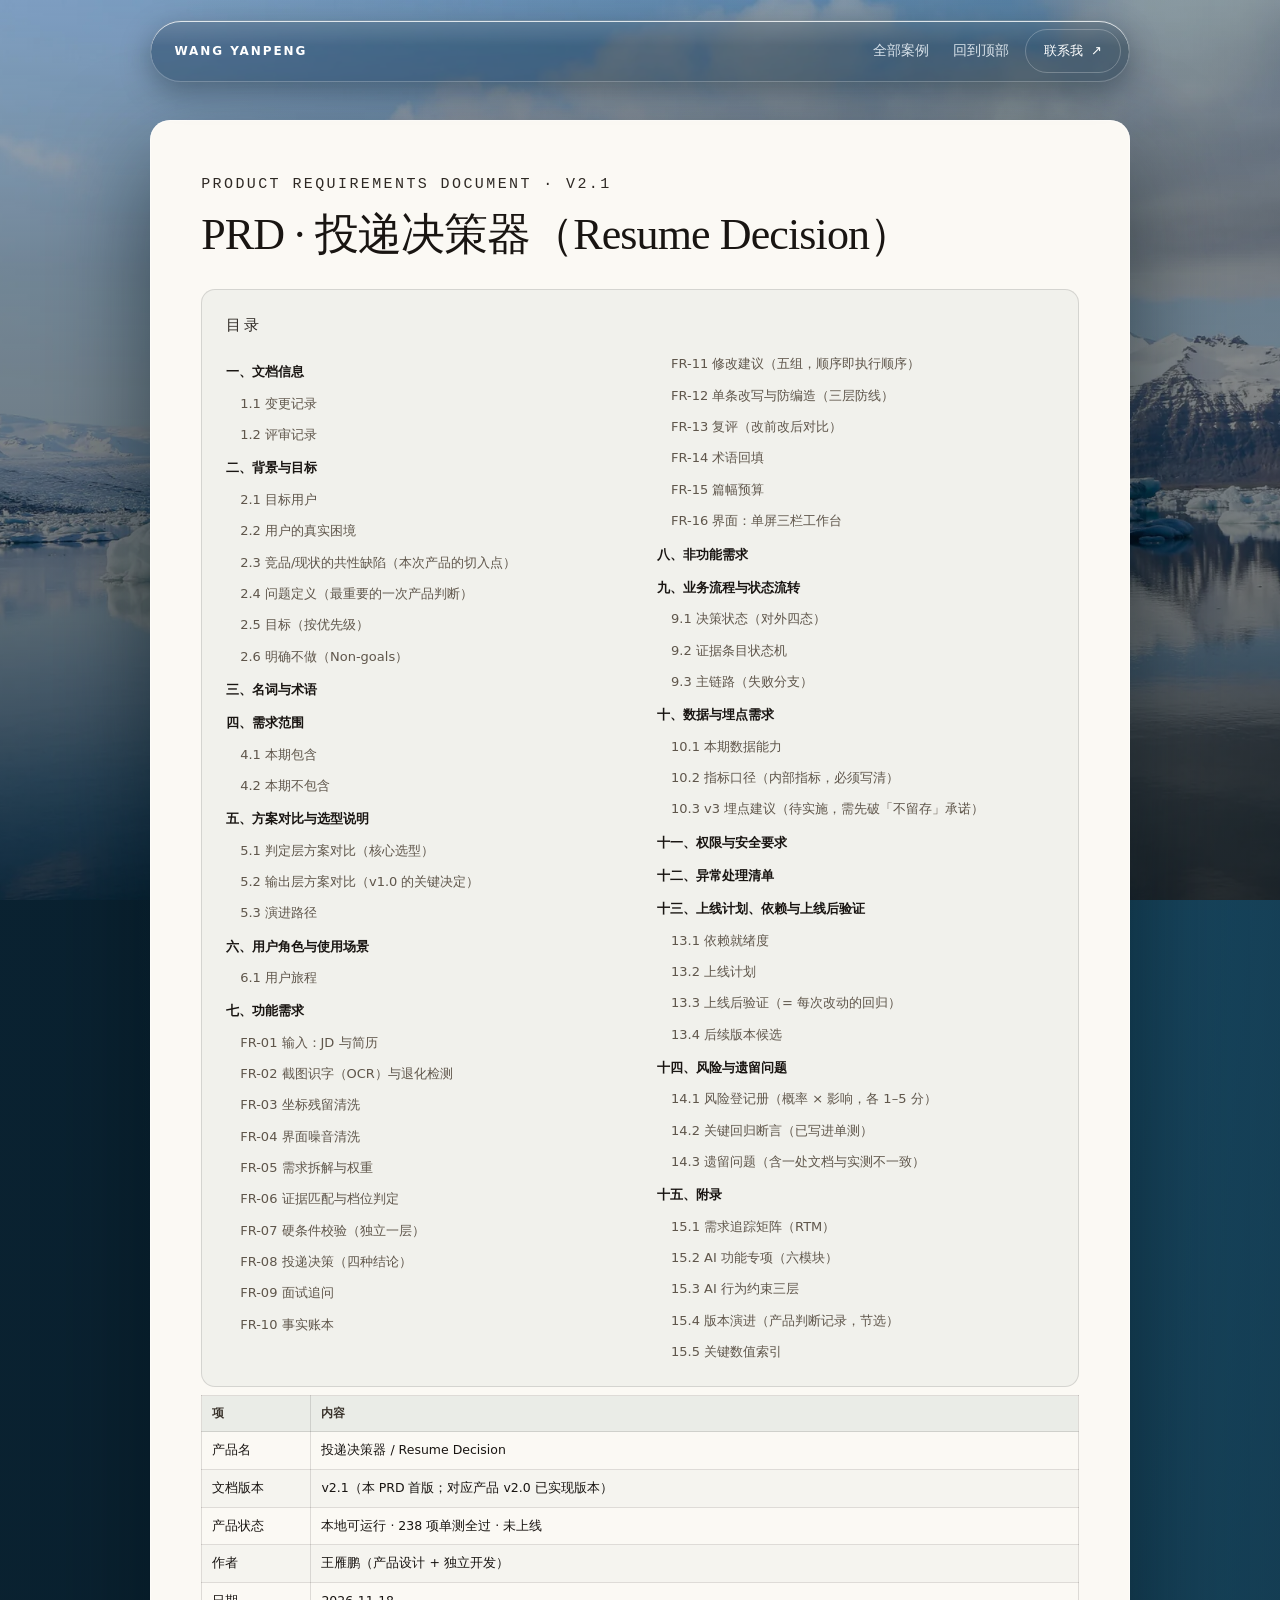
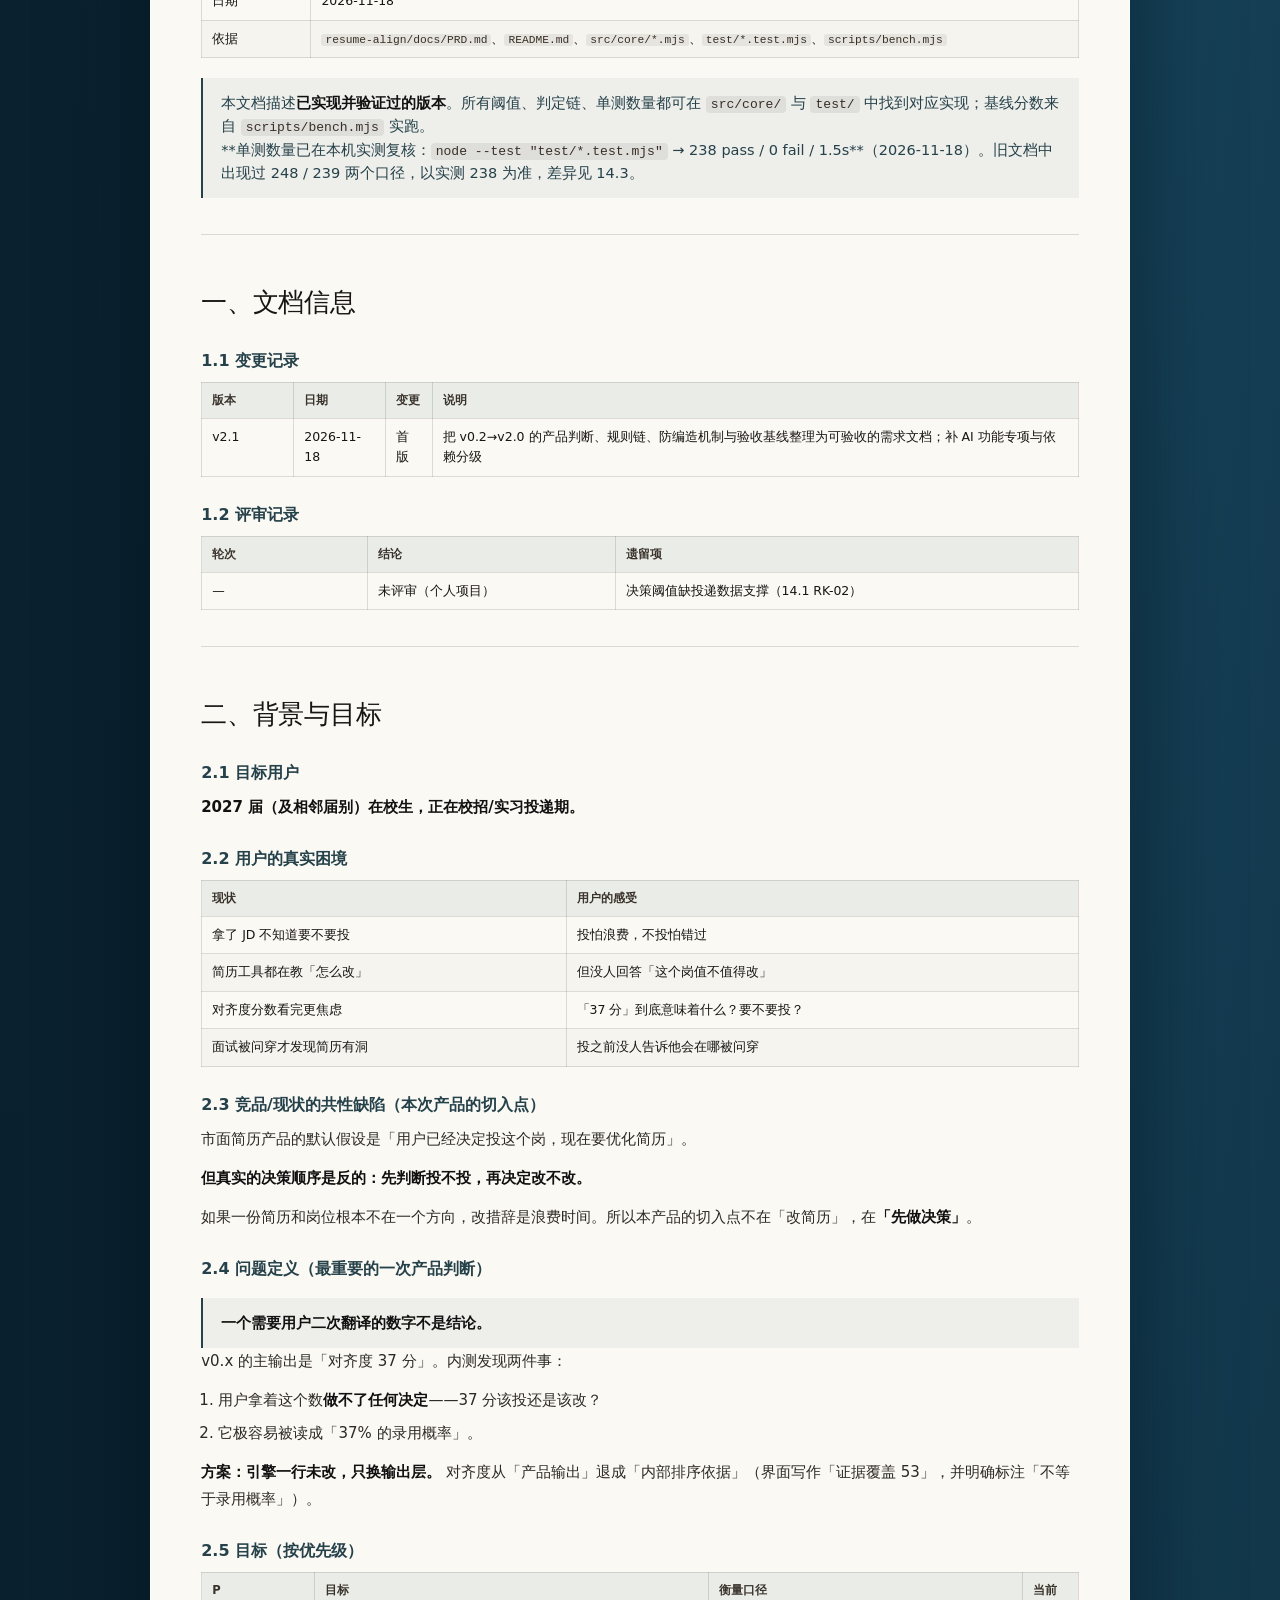
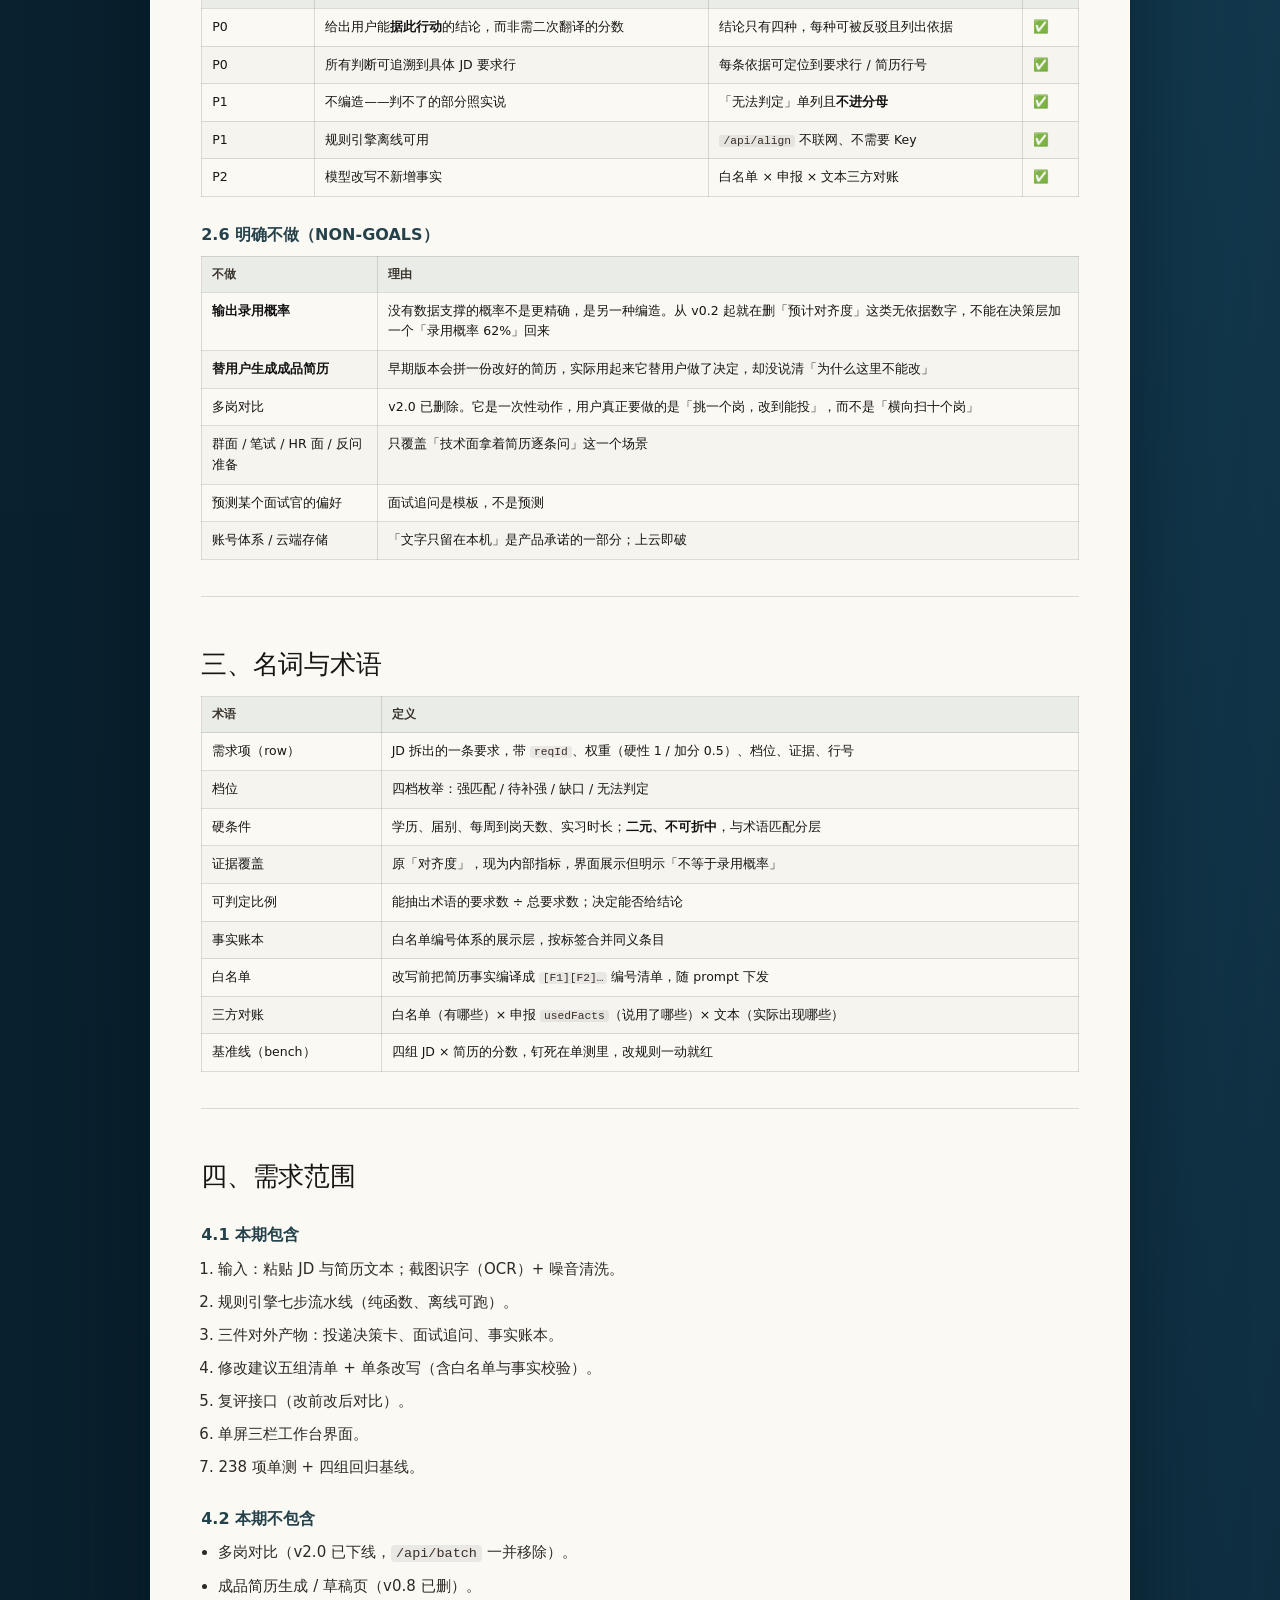
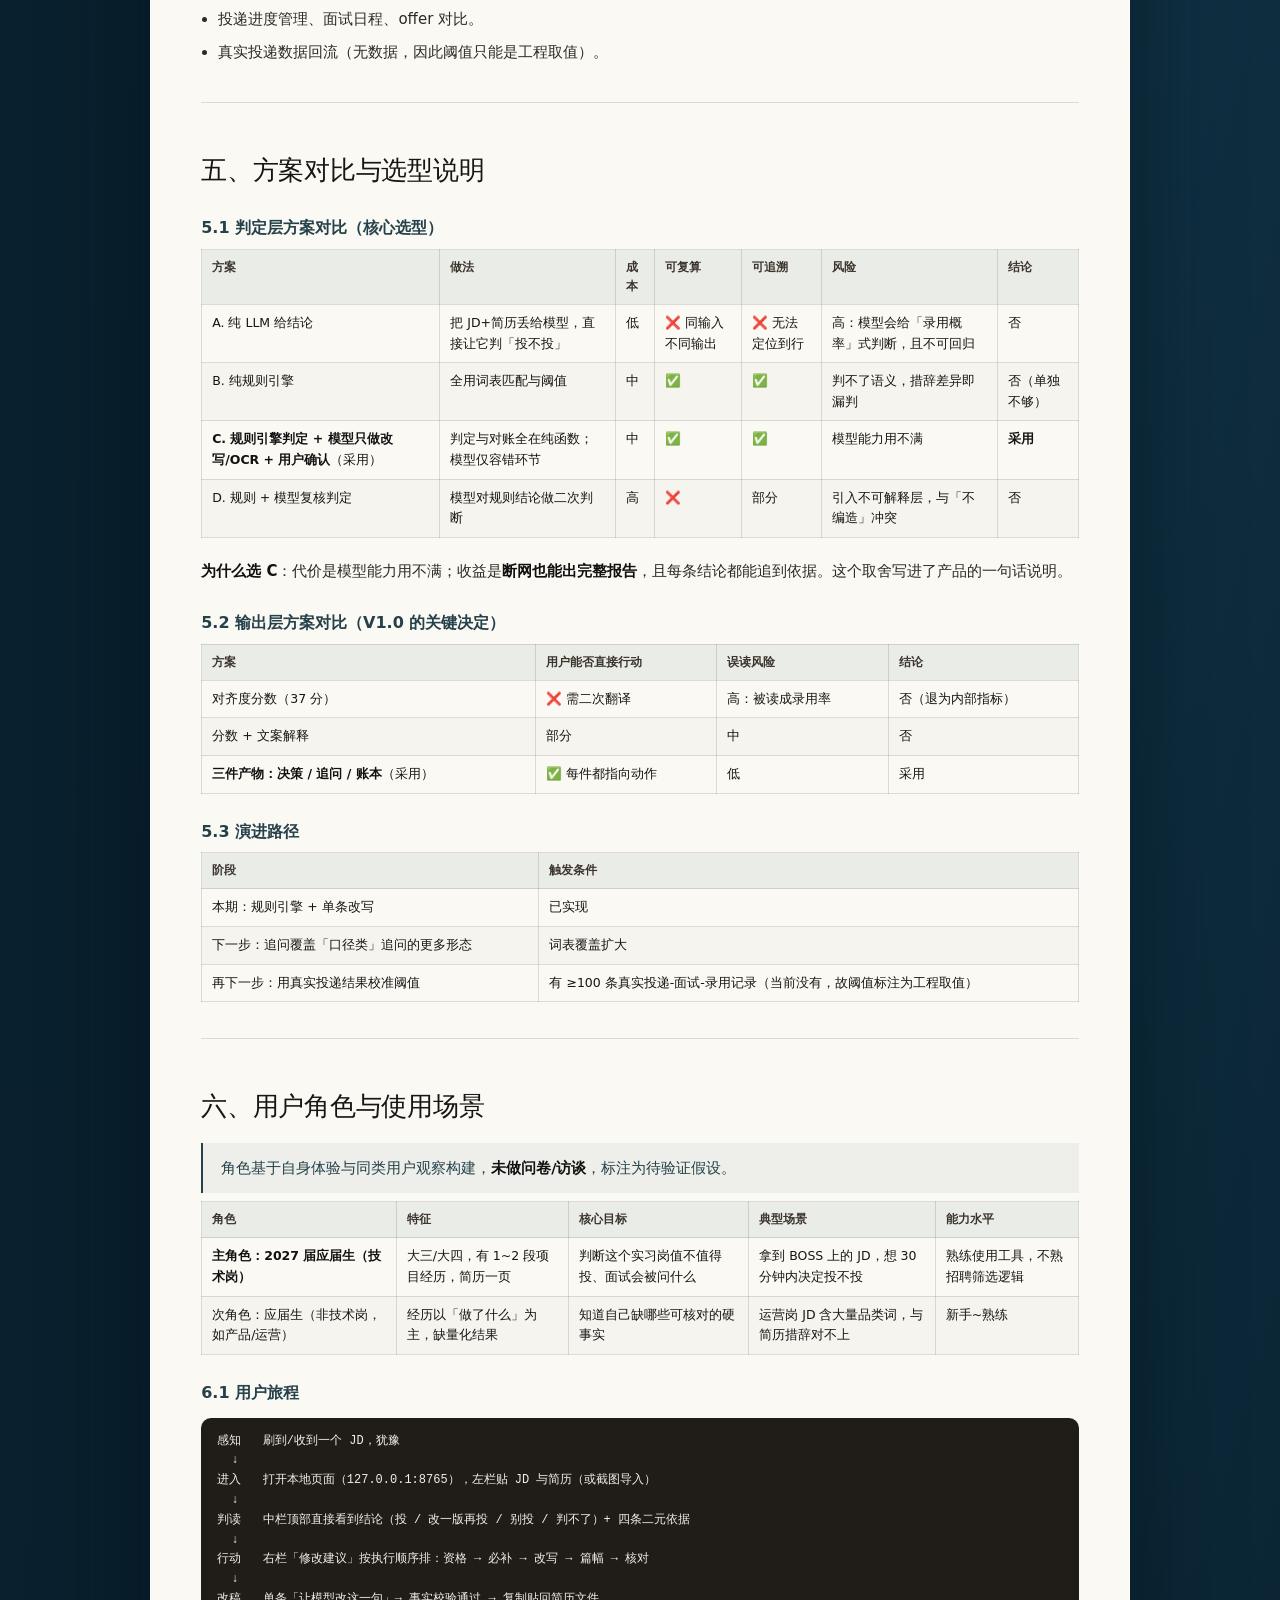
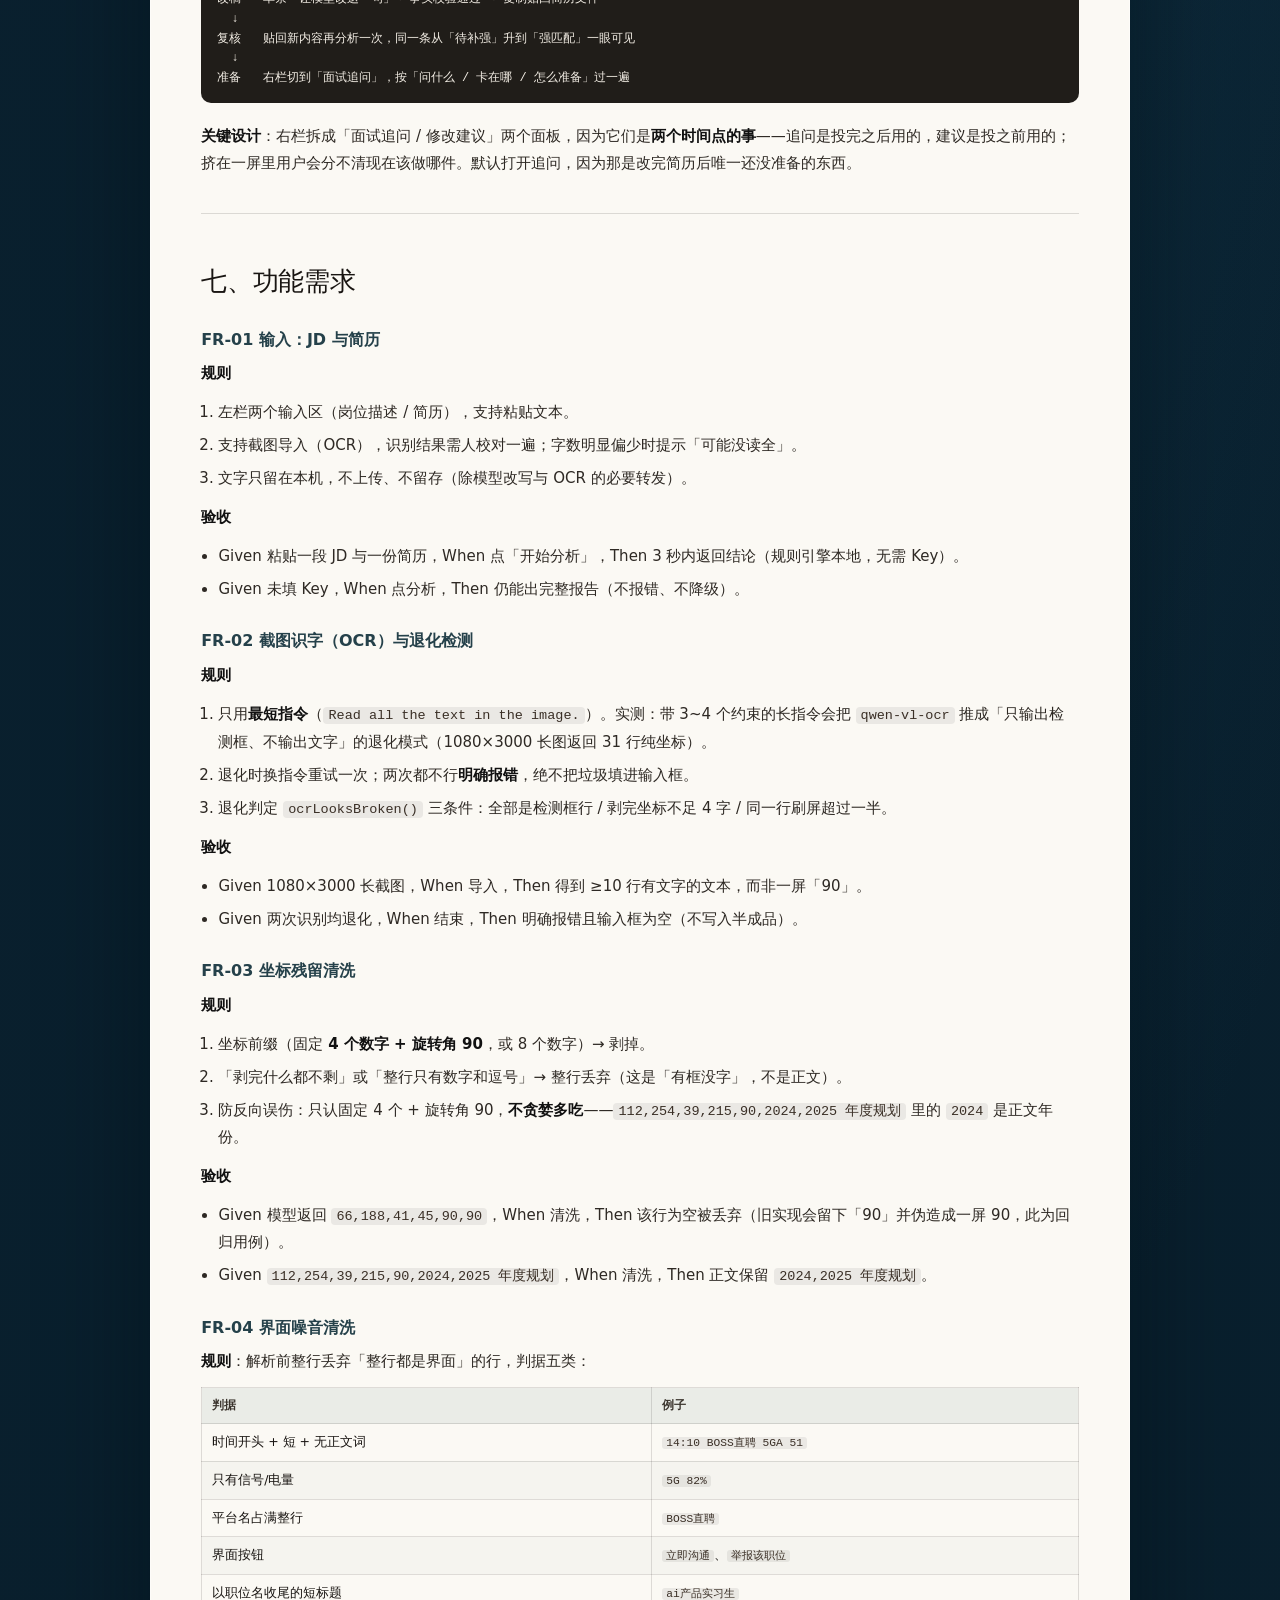
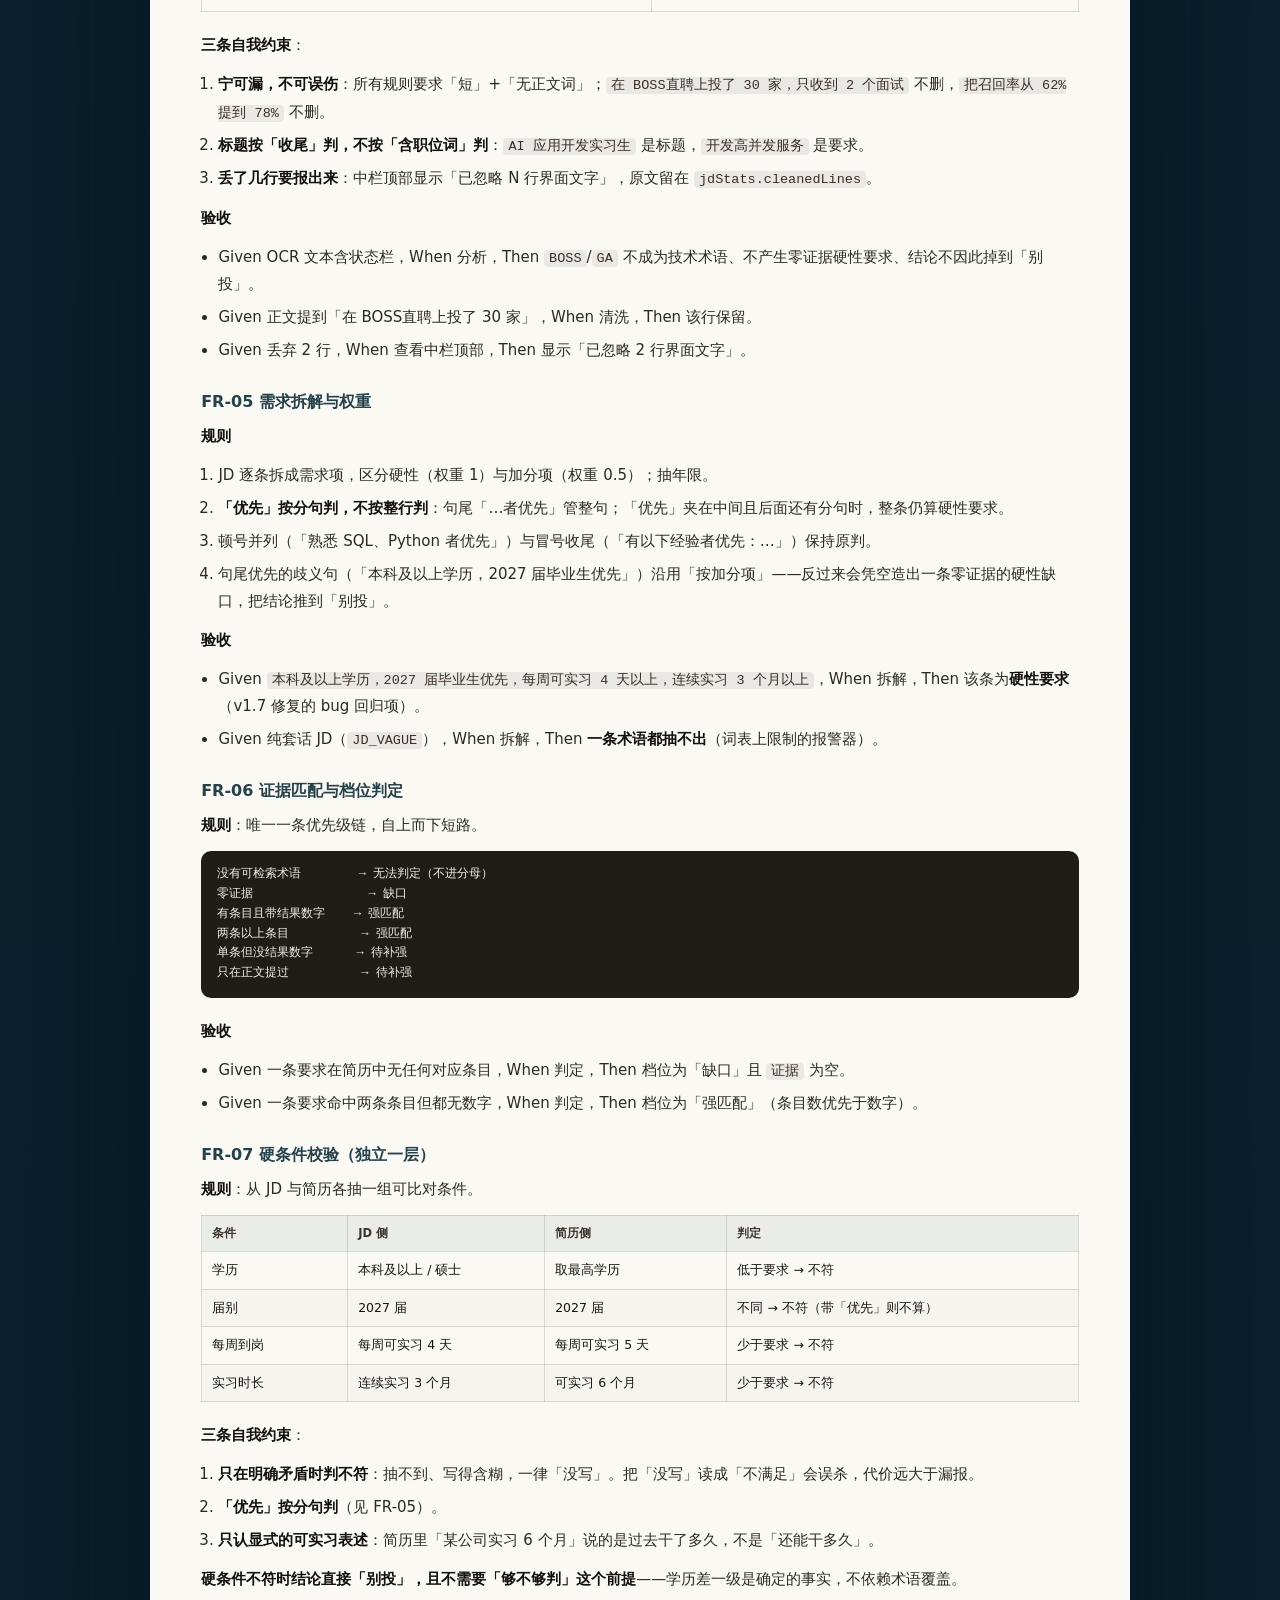
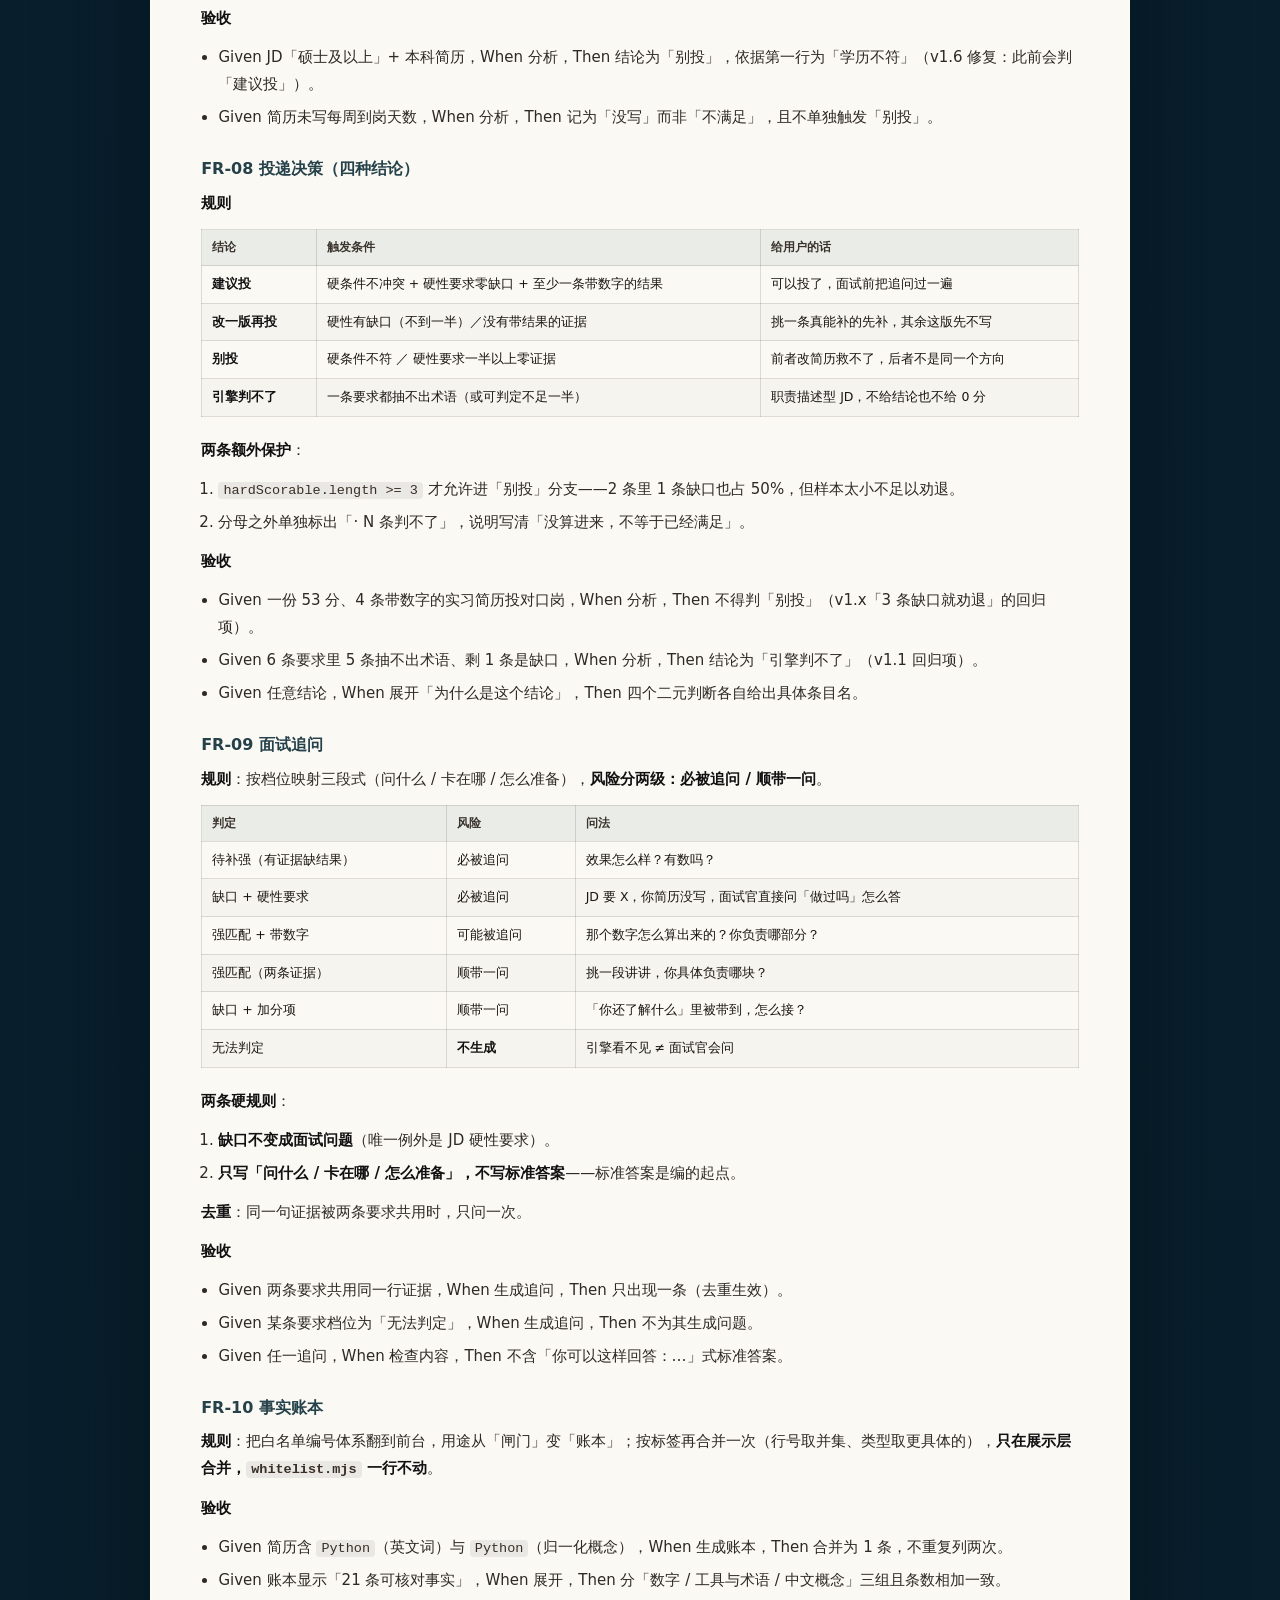
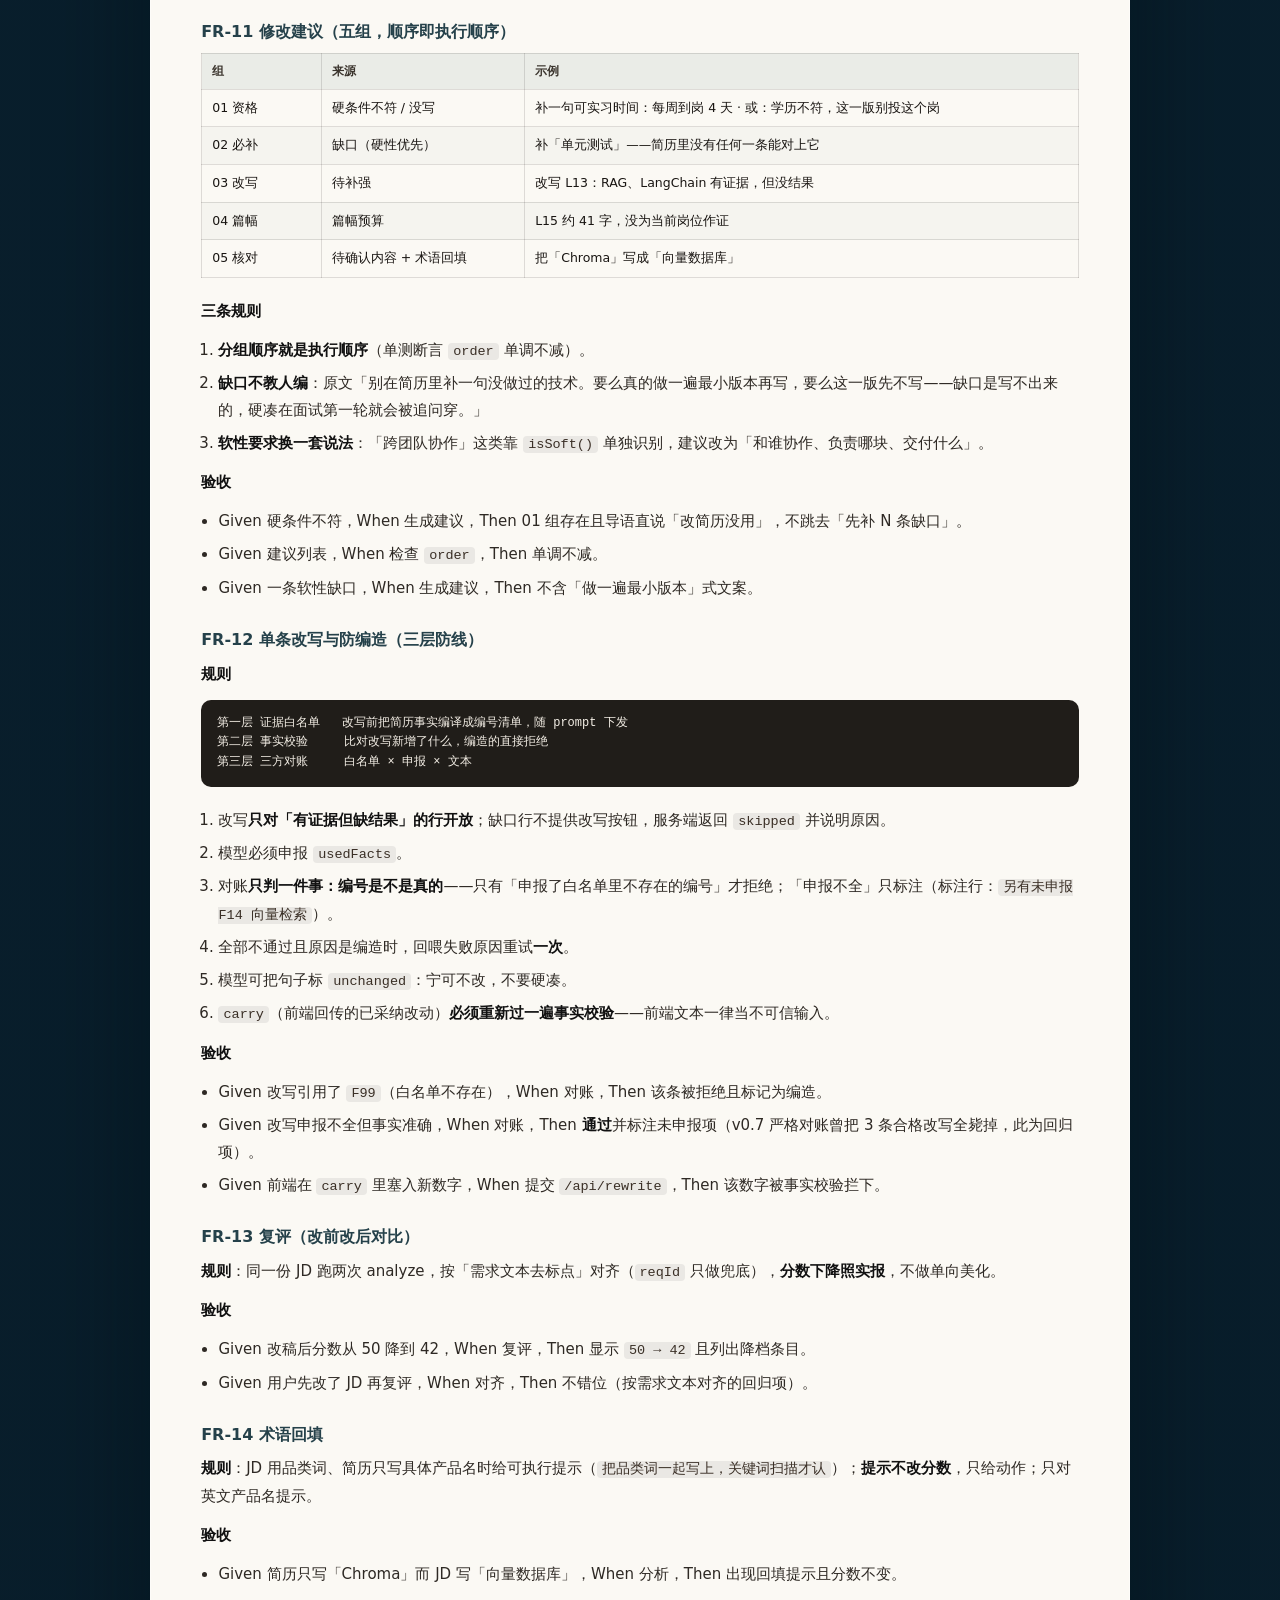
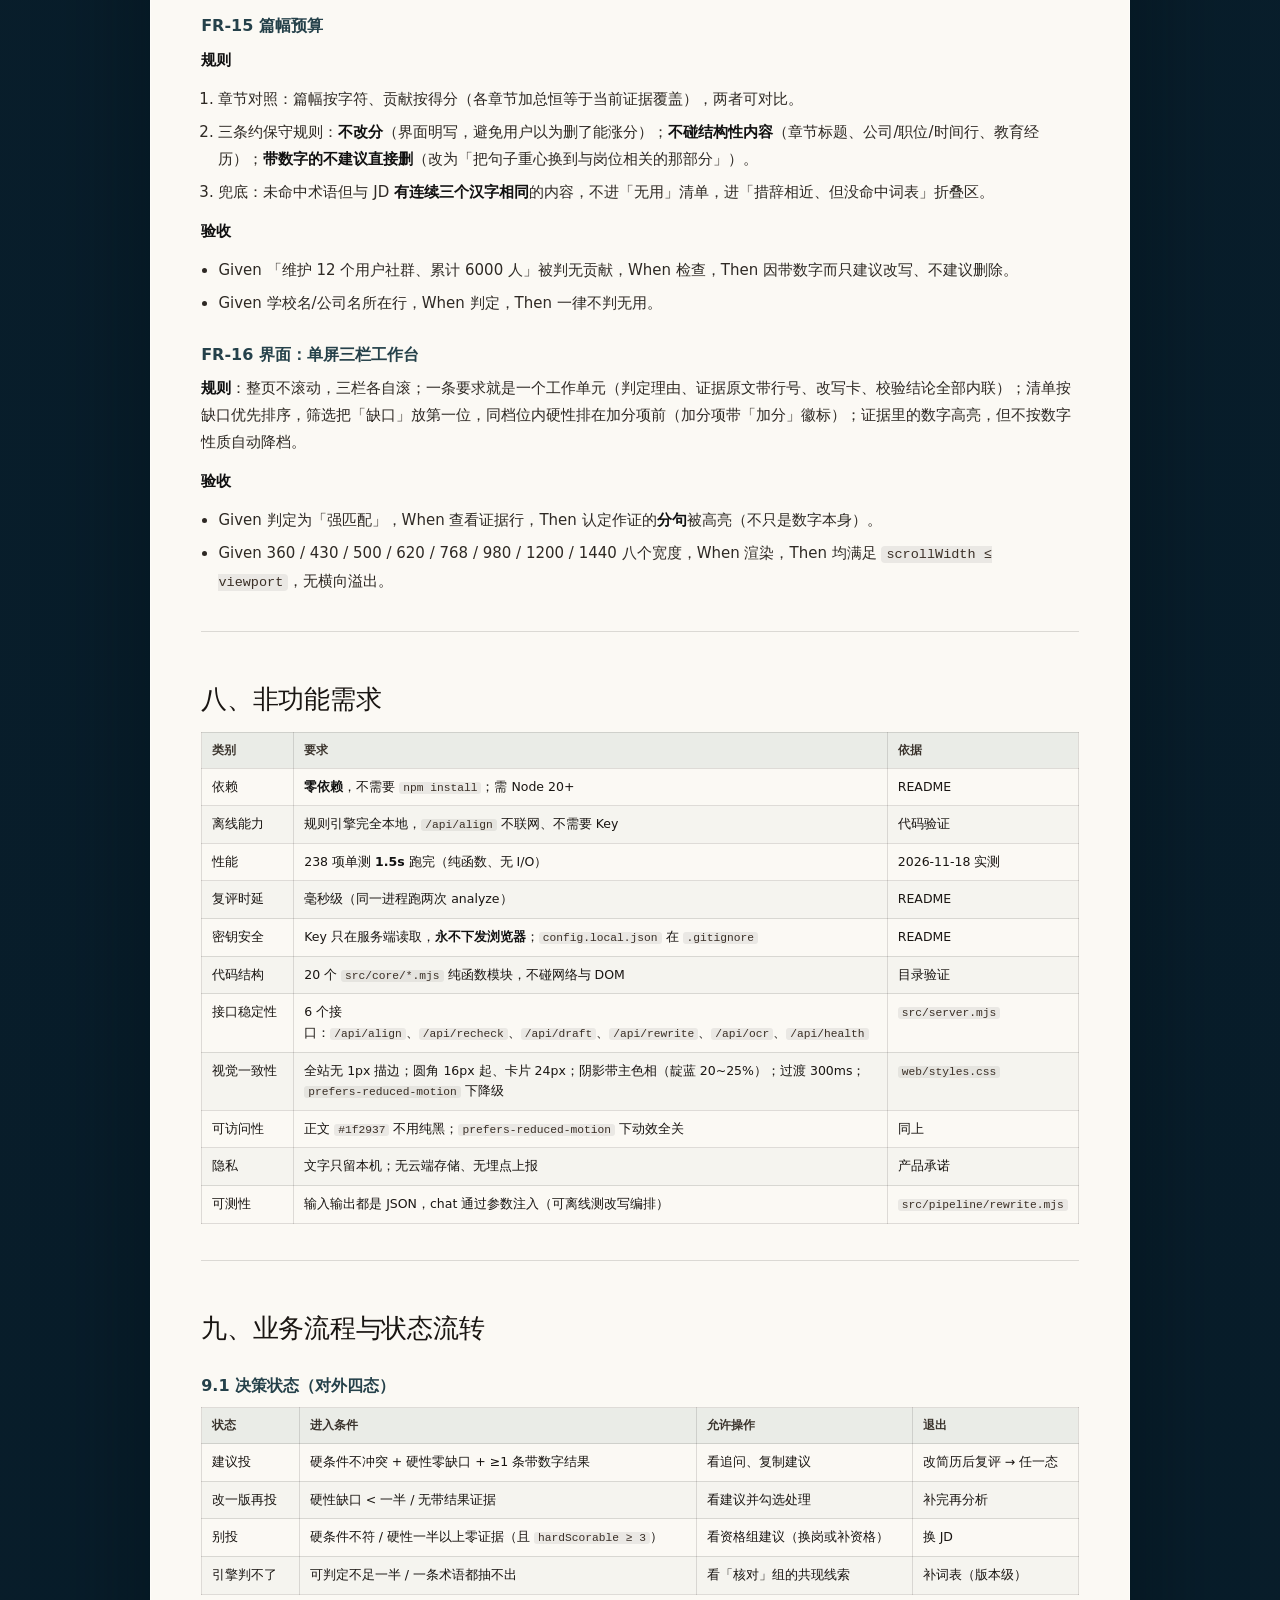
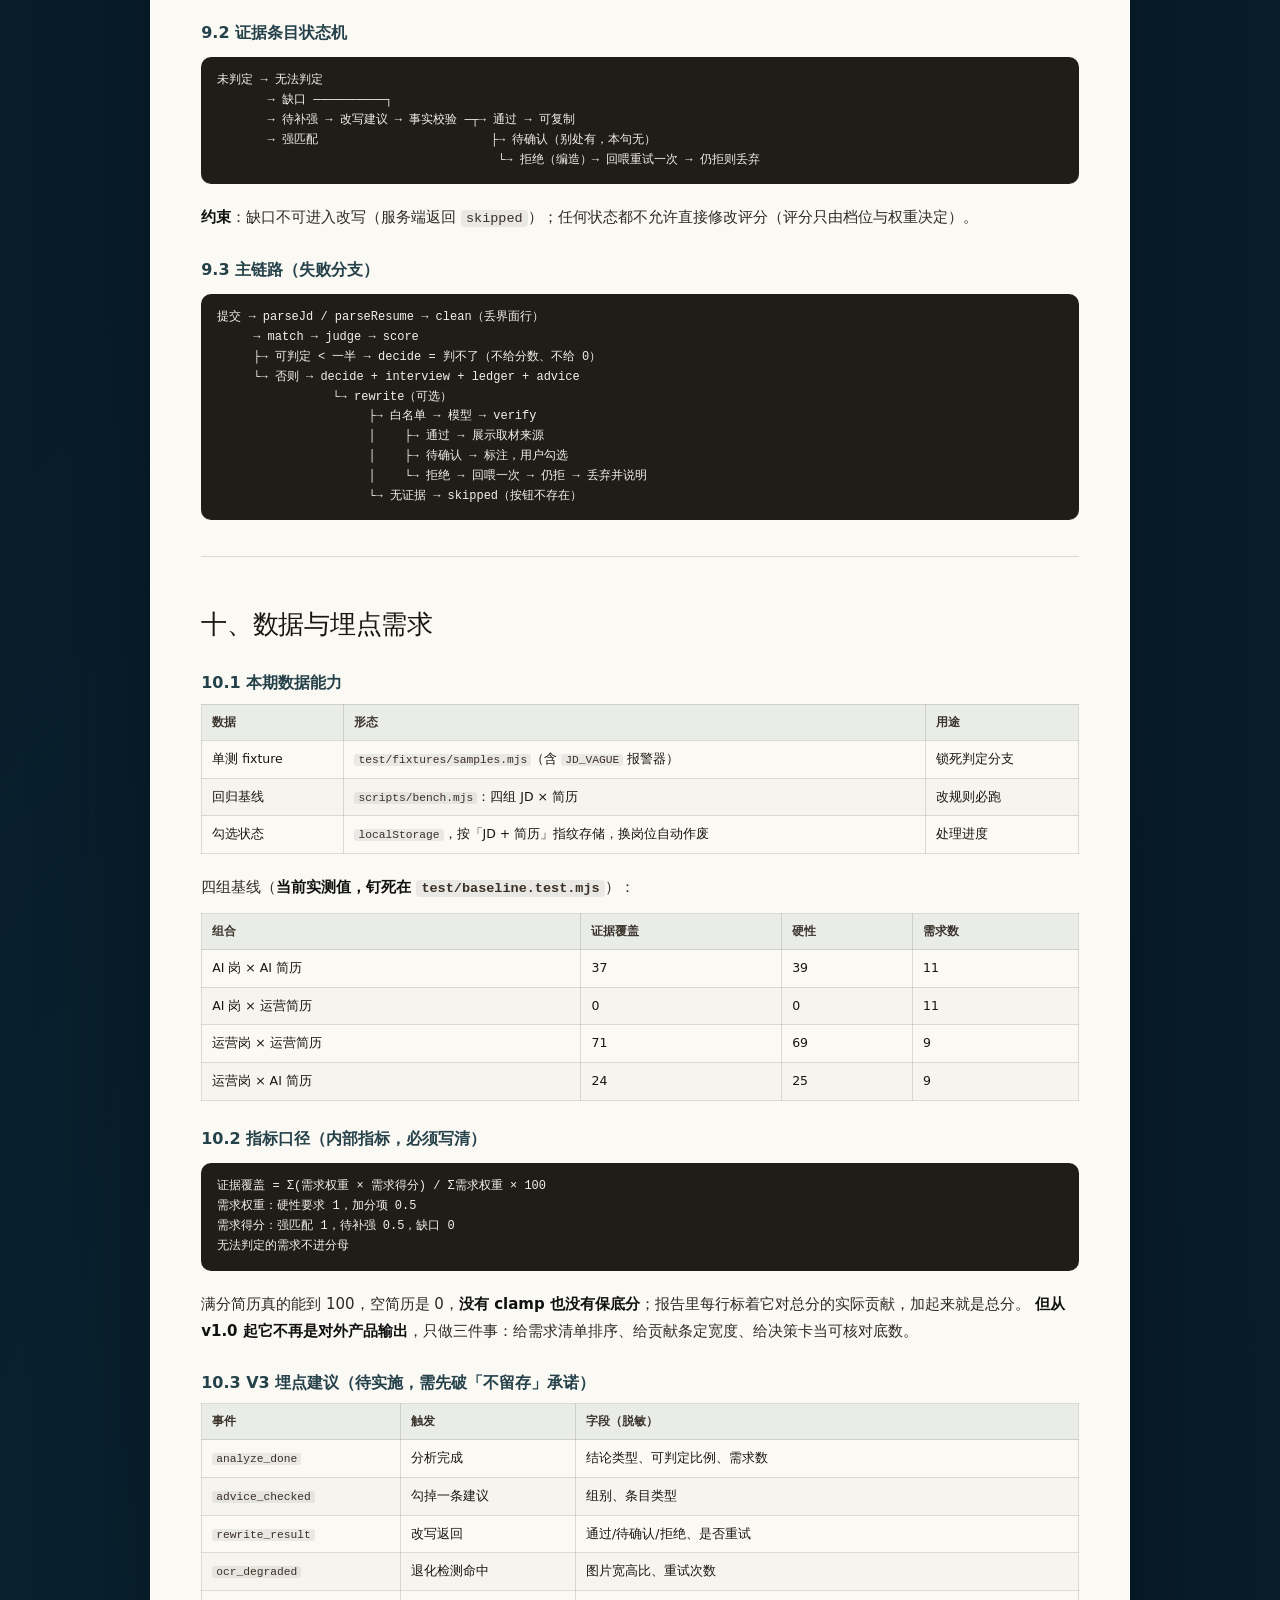
<file: prd-jd.html>
<!doctype html>
<html lang="zh-CN">
<head>
<meta charset="utf-8">
<meta name="viewport" content="width=device-width, initial-scale=1">
<title>投递决策器 · PRD v2.1 · 王雁鹏</title>
<meta name="description" content="投递决策器的完整 PRD v2.1：责任边界、规则引擎与模型分工、证据覆盖、防编造校验、验收与回归。">
<meta property="og:type" content="article">
<meta property="og:title" content="投递决策器 · PRD v2.1">
<meta property="og:description" content="投递决策器的完整 PRD v2.1：责任边界、规则引擎与模型分工、证据覆盖、防编造校验、验收与回归。">
<meta property="og:image" content="assets/og.jpg">
<meta name="theme-color" content="#0a2231">
<link rel="icon" href="data:image/svg+xml,<svg xmlns='http://www.w3.org/2000/svg' viewBox='0 0 32 32'><rect width='32' height='32' rx='8' fill='%2325414A'/><circle cx='16' cy='16' r='6' fill='none' stroke='%23DCEFEA' stroke-width='1.5'/></svg>">
<link rel="stylesheet" href="style.css">
</head>
<body>

<div class="bg" aria-hidden="true"></div>

<header class="topbar" id="topbar">
  <div class="topbar-inner glass glass-nav">
    <a class="brand" href="index.html">WANG YANPENG</a>
    <nav aria-label="主要导航">
      <a href="index.html#projects">全部案例</a>
      <a href="#top">回到顶部</a>
    </nav>
    <a class="btn btn-glass" href="mailto:2748916664@qq.com">联系我 <span class="arw">↗</span></a>
  </div>
</header>

<main class="doc-wrap" id="top">
  <article class="doc doc--long">
    <p class="doc-kicker">PRODUCT REQUIREMENTS DOCUMENT · v2.1</p>
    <h1 class="doc-h1">PRD · 投递决策器（Resume Decision）</h1>
<nav class="doc-toc" aria-label="目录"><p class="doc-toc-title">目录</p><ol><li class="lvl2"><a href="#h64">一、文档信息</a></li><li class="lvl3"><a href="#h65">1.1 变更记录</a></li><li class="lvl3"><a href="#h66">1.2 评审记录</a></li><li class="lvl2"><a href="#h67">二、背景与目标</a></li><li class="lvl3"><a href="#h68">2.1 目标用户</a></li><li class="lvl3"><a href="#h69">2.2 用户的真实困境</a></li><li class="lvl3"><a href="#h70">2.3 竞品/现状的共性缺陷（本次产品的切入点）</a></li><li class="lvl3"><a href="#h71">2.4 问题定义（最重要的一次产品判断）</a></li><li class="lvl3"><a href="#h72">2.5 目标（按优先级）</a></li><li class="lvl3"><a href="#h73">2.6 明确不做（Non-goals）</a></li><li class="lvl2"><a href="#h74">三、名词与术语</a></li><li class="lvl2"><a href="#h75">四、需求范围</a></li><li class="lvl3"><a href="#h76">4.1 本期包含</a></li><li class="lvl3"><a href="#h77">4.2 本期不包含</a></li><li class="lvl2"><a href="#h78">五、方案对比与选型说明</a></li><li class="lvl3"><a href="#h79">5.1 判定层方案对比（核心选型）</a></li><li class="lvl3"><a href="#h80">5.2 输出层方案对比（v1.0 的关键决定）</a></li><li class="lvl3"><a href="#h81">5.3 演进路径</a></li><li class="lvl2"><a href="#h82">六、用户角色与使用场景</a></li><li class="lvl3"><a href="#h83">6.1 用户旅程</a></li><li class="lvl2"><a href="#h84">七、功能需求</a></li><li class="lvl3"><a href="#h85">FR-01 输入：JD 与简历</a></li><li class="lvl3"><a href="#h86">FR-02 截图识字（OCR）与退化检测</a></li><li class="lvl3"><a href="#h87">FR-03 坐标残留清洗</a></li><li class="lvl3"><a href="#h88">FR-04 界面噪音清洗</a></li><li class="lvl3"><a href="#h89">FR-05 需求拆解与权重</a></li><li class="lvl3"><a href="#h90">FR-06 证据匹配与档位判定</a></li><li class="lvl3"><a href="#h91">FR-07 硬条件校验（独立一层）</a></li><li class="lvl3"><a href="#h92">FR-08 投递决策（四种结论）</a></li><li class="lvl3"><a href="#h93">FR-09 面试追问</a></li><li class="lvl3"><a href="#h94">FR-10 事实账本</a></li><li class="lvl3"><a href="#h95">FR-11 修改建议（五组，顺序即执行顺序）</a></li><li class="lvl3"><a href="#h96">FR-12 单条改写与防编造（三层防线）</a></li><li class="lvl3"><a href="#h97">FR-13 复评（改前改后对比）</a></li><li class="lvl3"><a href="#h98">FR-14 术语回填</a></li><li class="lvl3"><a href="#h99">FR-15 篇幅预算</a></li><li class="lvl3"><a href="#h100">FR-16 界面：单屏三栏工作台</a></li><li class="lvl2"><a href="#h101">八、非功能需求</a></li><li class="lvl2"><a href="#h102">九、业务流程与状态流转</a></li><li class="lvl3"><a href="#h103">9.1 决策状态（对外四态）</a></li><li class="lvl3"><a href="#h104">9.2 证据条目状态机</a></li><li class="lvl3"><a href="#h105">9.3 主链路（失败分支）</a></li><li class="lvl2"><a href="#h106">十、数据与埋点需求</a></li><li class="lvl3"><a href="#h107">10.1 本期数据能力</a></li><li class="lvl3"><a href="#h108">10.2 指标口径（内部指标，必须写清）</a></li><li class="lvl3"><a href="#h109">10.3 v3 埋点建议（待实施，需先破「不留存」承诺）</a></li><li class="lvl2"><a href="#h110">十一、权限与安全要求</a></li><li class="lvl2"><a href="#h111">十二、异常处理清单</a></li><li class="lvl2"><a href="#h112">十三、上线计划、依赖与上线后验证</a></li><li class="lvl3"><a href="#h113">13.1 依赖就绪度</a></li><li class="lvl3"><a href="#h114">13.2 上线计划</a></li><li class="lvl3"><a href="#h115">13.3 上线后验证（= 每次改动的回归）</a></li><li class="lvl3"><a href="#h116">13.4 后续版本候选</a></li><li class="lvl2"><a href="#h117">十四、风险与遗留问题</a></li><li class="lvl3"><a href="#h118">14.1 风险登记册（概率 × 影响，各 1–5 分）</a></li><li class="lvl3"><a href="#h119">14.2 关键回归断言（已写进单测）</a></li><li class="lvl3"><a href="#h120">14.3 遗留问题（含一处文档与实测不一致）</a></li><li class="lvl2"><a href="#h121">十五、附录</a></li><li class="lvl3"><a href="#h122">15.1 需求追踪矩阵（RTM）</a></li><li class="lvl3"><a href="#h123">15.2 AI 功能专项（六模块）</a></li><li class="lvl3"><a href="#h124">15.3 AI 行为约束三层</a></li><li class="lvl3"><a href="#h125">15.4 版本演进（产品判断记录，节选）</a></li><li class="lvl3"><a href="#h126">15.5 关键数值索引</a></li></ol></nav>
    <div class="doc-body">
<div class="doc-md-scroll"><table class="doc-md-table"><thead><tr><th>项</th><th>内容</th></tr></thead><tbody><tr><td>产品名</td><td>投递决策器 / Resume Decision</td></tr><tr><td>文档版本</td><td>v2.1（本 PRD 首版；对应产品 v2.0 已实现版本）</td></tr><tr><td>产品状态</td><td>本地可运行 · 238 项单测全过 · 未上线</td></tr><tr><td>作者</td><td>王雁鹏（产品设计 + 独立开发）</td></tr><tr><td>日期</td><td>2026-11-18</td></tr><tr><td>依据</td><td><code>resume-align/docs/PRD.md</code>、<code>README.md</code>、<code>src/core/*.mjs</code>、<code>test/*.test.mjs</code>、<code>scripts/bench.mjs</code></td></tr></tbody></table></div>
<blockquote class="doc-quote">本文档描述<strong>已实现并验证过的版本</strong>。所有阈值、判定链、单测数量都可在 <code>src/core/</code> 与 <code>test/</code> 中找到对应实现；基线分数来自 <code>scripts/bench.mjs</code> 实跑。<br>**单测数量已在本机实测复核：<code>node --test "test/*.test.mjs"</code> → 238 pass / 0 fail / 1.5s**（2026-11-18）。旧文档中出现过 248 / 239 两个口径，以实测 238 为准，差异见 14.3。</blockquote>
<hr class="doc-hr">
<h2 id="h64">一、文档信息</h2>
<h3 id="h65">1.1 变更记录</h3>
<div class="doc-md-scroll"><table class="doc-md-table"><thead><tr><th>版本</th><th>日期</th><th>变更</th><th>说明</th></tr></thead><tbody><tr><td>v2.1</td><td>2026-11-18</td><td>首版</td><td>把 v0.2→v2.0 的产品判断、规则链、防编造机制与验收基线整理为可验收的需求文档；补 AI 功能专项与依赖分级</td></tr></tbody></table></div>
<h3 id="h66">1.2 评审记录</h3>
<div class="doc-md-scroll"><table class="doc-md-table"><thead><tr><th>轮次</th><th>结论</th><th>遗留项</th></tr></thead><tbody><tr><td>—</td><td>未评审（个人项目）</td><td>决策阈值缺投递数据支撑（14.1 RK-02）</td></tr></tbody></table></div>
<hr class="doc-hr">
<h2 id="h67">二、背景与目标</h2>
<h3 id="h68">2.1 目标用户</h3>
<p><strong>2027 届（及相邻届别）在校生，正在校招/实习投递期。</strong></p>
<h3 id="h69">2.2 用户的真实困境</h3>
<div class="doc-md-scroll"><table class="doc-md-table"><thead><tr><th>现状</th><th>用户的感受</th></tr></thead><tbody><tr><td>拿了 JD 不知道要不要投</td><td>投怕浪费，不投怕错过</td></tr><tr><td>简历工具都在教「怎么改」</td><td>但没人回答「这个岗值不值得改」</td></tr><tr><td>对齐度分数看完更焦虑</td><td>「37 分」到底意味着什么？要不要投？</td></tr><tr><td>面试被问穿才发现简历有洞</td><td>投之前没人告诉他会在哪被问穿</td></tr></tbody></table></div>
<h3 id="h70">2.3 竞品/现状的共性缺陷（本次产品的切入点）</h3>
<p>市面简历产品的默认假设是「用户已经决定投这个岗，现在要优化简历」。</p>
<p><strong>但真实的决策顺序是反的：先判断投不投，再决定改不改。</strong></p>
<p>如果一份简历和岗位根本不在一个方向，改措辞是浪费时间。所以本产品的切入点不在「改简历」，在<strong>「先做决策」</strong>。</p>
<h3 id="h71">2.4 问题定义（最重要的一次产品判断）</h3>
<blockquote class="doc-quote"><strong>一个需要用户二次翻译的数字不是结论。</strong></blockquote>
<p>v0.x 的主输出是「对齐度 37 分」。内测发现两件事：</p>
<ol>
<li>用户拿着这个数<strong>做不了任何决定</strong>——37 分该投还是该改？</li>
<li>它极容易被读成「37% 的录用概率」。</li>
</ol>
<p><strong>方案：引擎一行未改，只换输出层。</strong> 对齐度从「产品输出」退成「内部排序依据」（界面写作「证据覆盖 53」，并明确标注「不等于录用概率」）。</p>
<h3 id="h72">2.5 目标（按优先级）</h3>
<div class="doc-md-scroll"><table class="doc-md-table"><thead><tr><th>P</th><th>目标</th><th>衡量口径</th><th>当前</th></tr></thead><tbody><tr><td>P0</td><td>给出用户能<strong>据此行动</strong>的结论，而非需二次翻译的分数</td><td>结论只有四种，每种可被反驳且列出依据</td><td>✅</td></tr><tr><td>P0</td><td>所有判断可追溯到具体 JD 要求行</td><td>每条依据可定位到要求行 / 简历行号</td><td>✅</td></tr><tr><td>P1</td><td>不编造——判不了的部分照实说</td><td>「无法判定」单列且<strong>不进分母</strong></td><td>✅</td></tr><tr><td>P1</td><td>规则引擎离线可用</td><td><code>/api/align</code> 不联网、不需要 Key</td><td>✅</td></tr><tr><td>P2</td><td>模型改写不新增事实</td><td>白名单 × 申报 × 文本三方对账</td><td>✅</td></tr></tbody></table></div>
<h3 id="h73">2.6 明确不做（Non-goals）</h3>
<div class="doc-md-scroll"><table class="doc-md-table"><thead><tr><th>不做</th><th>理由</th></tr></thead><tbody><tr><td><strong>输出录用概率</strong></td><td>没有数据支撑的概率不是更精确，是另一种编造。从 v0.2 起就在删「预计对齐度」这类无依据数字，不能在决策层加一个「录用概率 62%」回来</td></tr><tr><td><strong>替用户生成成品简历</strong></td><td>早期版本会拼一份改好的简历，实际用起来它替用户做了决定，却没说清「为什么这里不能改」</td></tr><tr><td>多岗对比</td><td>v2.0 已删除。它是一次性动作，用户真正要做的是「挑一个岗，改到能投」，而不是「横向扫十个岗」</td></tr><tr><td>群面 / 笔试 / HR 面 / 反问准备</td><td>只覆盖「技术面拿着简历逐条问」这一个场景</td></tr><tr><td>预测某个面试官的偏好</td><td>面试追问是模板，不是预测</td></tr><tr><td>账号体系 / 云端存储</td><td>「文字只留在本机」是产品承诺的一部分；上云即破</td></tr></tbody></table></div>
<hr class="doc-hr">
<h2 id="h74">三、名词与术语</h2>
<div class="doc-md-scroll"><table class="doc-md-table"><thead><tr><th>术语</th><th>定义</th></tr></thead><tbody><tr><td>需求项（row）</td><td>JD 拆出的一条要求，带 <code>reqId</code>、权重（硬性 1 / 加分 0.5）、档位、证据、行号</td></tr><tr><td>档位</td><td>四档枚举：强匹配 / 待补强 / 缺口 / 无法判定</td></tr><tr><td>硬条件</td><td>学历、届别、每周到岗天数、实习时长；<strong>二元、不可折中</strong>，与术语匹配分层</td></tr><tr><td>证据覆盖</td><td>原「对齐度」，现为内部指标，界面展示但明示「不等于录用概率」</td></tr><tr><td>可判定比例</td><td>能抽出术语的要求数 ÷ 总要求数；决定能否给结论</td></tr><tr><td>事实账本</td><td>白名单编号体系的展示层，按标签合并同义条目</td></tr><tr><td>白名单</td><td>改写前把简历事实编译成 <code>[F1][F2]…</code> 编号清单，随 prompt 下发</td></tr><tr><td>三方对账</td><td>白名单（有哪些）× 申报 <code>usedFacts</code>（说用了哪些）× 文本（实际出现哪些）</td></tr><tr><td>基准线（bench）</td><td>四组 JD × 简历的分数，钉死在单测里，改规则一动就红</td></tr></tbody></table></div>
<hr class="doc-hr">
<h2 id="h75">四、需求范围</h2>
<h3 id="h76">4.1 本期包含</h3>
<ol>
<li>输入：粘贴 JD 与简历文本；截图识字（OCR）+ 噪音清洗。</li>
<li>规则引擎七步流水线（纯函数、离线可跑）。</li>
<li>三件对外产物：投递决策卡、面试追问、事实账本。</li>
<li>修改建议五组清单 + 单条改写（含白名单与事实校验）。</li>
<li>复评接口（改前改后对比）。</li>
<li>单屏三栏工作台界面。</li>
<li>238 项单测 + 四组回归基线。</li>
</ol>
<h3 id="h77">4.2 本期不包含</h3>
<ul>
<li>多岗对比（v2.0 已下线，<code>/api/batch</code> 一并移除）。</li>
<li>成品简历生成 / 草稿页（v0.8 已删）。</li>
<li>投递进度管理、面试日程、offer 对比。</li>
<li>真实投递数据回流（无数据，因此阈值只能是工程取值）。</li>
</ul>
<hr class="doc-hr">
<h2 id="h78">五、方案对比与选型说明</h2>
<h3 id="h79">5.1 判定层方案对比（核心选型）</h3>
<div class="doc-md-scroll"><table class="doc-md-table"><thead><tr><th>方案</th><th>做法</th><th>成本</th><th>可复算</th><th>可追溯</th><th>风险</th><th>结论</th></tr></thead><tbody><tr><td>A. 纯 LLM 给结论</td><td>把 JD+简历丢给模型，直接让它判「投不投」</td><td>低</td><td>❌ 同输入不同输出</td><td>❌ 无法定位到行</td><td>高：模型会给「录用概率」式判断，且不可回归</td><td>否</td></tr><tr><td>B. 纯规则引擎</td><td>全用词表匹配与阈值</td><td>中</td><td>✅</td><td>✅</td><td>判不了语义，措辞差异即漏判</td><td>否（单独不够）</td></tr><tr><td><strong>C. 规则引擎判定 + 模型只做改写/OCR + 用户确认</strong>（采用）</td><td>判定与对账全在纯函数；模型仅容错环节</td><td>中</td><td>✅</td><td>✅</td><td>模型能力用不满</td><td><strong>采用</strong></td></tr><tr><td>D. 规则 + 模型复核判定</td><td>模型对规则结论做二次判断</td><td>高</td><td>❌</td><td>部分</td><td>引入不可解释层，与「不编造」冲突</td><td>否</td></tr></tbody></table></div>
<p><strong>为什么选 C</strong>：代价是模型能力用不满；收益是<strong>断网也能出完整报告</strong>，且每条结论都能追到依据。这个取舍写进了产品的一句话说明。</p>
<h3 id="h80">5.2 输出层方案对比（v1.0 的关键决定）</h3>
<div class="doc-md-scroll"><table class="doc-md-table"><thead><tr><th>方案</th><th>用户能否直接行动</th><th>误读风险</th><th>结论</th></tr></thead><tbody><tr><td>对齐度分数（37 分）</td><td>❌ 需二次翻译</td><td>高：被读成录用率</td><td>否（退为内部指标）</td></tr><tr><td>分数 + 文案解释</td><td>部分</td><td>中</td><td>否</td></tr><tr><td><strong>三件产物：决策 / 追问 / 账本</strong>（采用）</td><td>✅ 每件都指向动作</td><td>低</td><td>采用</td></tr></tbody></table></div>
<h3 id="h81">5.3 演进路径</h3>
<div class="doc-md-scroll"><table class="doc-md-table"><thead><tr><th>阶段</th><th>触发条件</th></tr></thead><tbody><tr><td>本期：规则引擎 + 单条改写</td><td>已实现</td></tr><tr><td>下一步：追问覆盖「口径类」追问的更多形态</td><td>词表覆盖扩大</td></tr><tr><td>再下一步：用真实投递结果校准阈值</td><td>有 ≥100 条真实投递-面试-录用记录（当前没有，故阈值标注为工程取值）</td></tr></tbody></table></div>
<hr class="doc-hr">
<h2 id="h82">六、用户角色与使用场景</h2>
<blockquote class="doc-quote">角色基于自身体验与同类用户观察构建，<strong>未做问卷/访谈</strong>，标注为待验证假设。</blockquote>
<div class="doc-md-scroll"><table class="doc-md-table"><thead><tr><th>角色</th><th>特征</th><th>核心目标</th><th>典型场景</th><th>能力水平</th></tr></thead><tbody><tr><td><strong>主角色：2027 届应届生（技术岗）</strong></td><td>大三/大四，有 1~2 段项目经历，简历一页</td><td>判断这个实习岗值不值得投、面试会被问什么</td><td>拿到 BOSS 上的 JD，想 30 分钟内决定投不投</td><td>熟练使用工具，不熟招聘筛选逻辑</td></tr><tr><td>次角色：应届生（非技术岗，如产品/运营）</td><td>经历以「做了什么」为主，缺量化结果</td><td>知道自己缺哪些可核对的硬事实</td><td>运营岗 JD 含大量品类词，与简历措辞对不上</td><td>新手~熟练</td></tr></tbody></table></div>
<h3 id="h83">6.1 用户旅程</h3>
<pre class="doc-pre"><code>感知   刷到/收到一个 JD，犹豫
  ↓
进入   打开本地页面（127.0.0.1:8765），左栏贴 JD 与简历（或截图导入）
  ↓
判读   中栏顶部直接看到结论（投 / 改一版再投 / 别投 / 判不了）+ 四条二元依据
  ↓
行动   右栏「修改建议」按执行顺序排：资格 → 必补 → 改写 → 篇幅 → 核对
  ↓
改稿   单条「让模型改这一句」→ 事实校验通过 → 复制贴回简历文件
  ↓
复核   贴回新内容再分析一次，同一条从「待补强」升到「强匹配」一眼可见
  ↓
准备   右栏切到「面试追问」，按「问什么 / 卡在哪 / 怎么准备」过一遍</code></pre>
<p><strong>关键设计</strong>：右栏拆成「面试追问 / 修改建议」两个面板，因为它们是<strong>两个时间点的事</strong>——追问是投完之后用的，建议是投之前用的；挤在一屏里用户会分不清现在该做哪件。默认打开追问，因为那是改完简历后唯一还没准备的东西。</p>
<hr class="doc-hr">
<h2 id="h84">七、功能需求</h2>
<h3 id="h85">FR-01 输入：JD 与简历</h3>
<p><strong>规则</strong></p>
<ol>
<li>左栏两个输入区（岗位描述 / 简历），支持粘贴文本。</li>
<li>支持截图导入（OCR），识别结果需人校对一遍；字数明显偏少时提示「可能没读全」。</li>
<li>文字只留在本机，不上传、不留存（除模型改写与 OCR 的必要转发）。</li>
</ol>
<p><strong>验收</strong></p>
<ul>
<li>Given 粘贴一段 JD 与一份简历，When 点「开始分析」，Then 3 秒内返回结论（规则引擎本地，无需 Key）。</li>
<li>Given 未填 Key，When 点分析，Then 仍能出完整报告（不报错、不降级）。</li>
</ul>
<h3 id="h86">FR-02 截图识字（OCR）与退化检测</h3>
<p><strong>规则</strong></p>
<ol>
<li>只用<strong>最短指令</strong>（<code>Read all the text in the image.</code>）。实测：带 3~4 个约束的长指令会把 <code>qwen-vl-ocr</code> 推成「只输出检测框、不输出文字」的退化模式（1080×3000 长图返回 31 行纯坐标）。</li>
<li>退化时换指令重试一次；两次都不行<strong>明确报错</strong>，绝不把垃圾填进输入框。</li>
<li>退化判定 <code>ocrLooksBroken()</code> 三条件：全部是检测框行 / 剥完坐标不足 4 字 / 同一行刷屏超过一半。</li>
</ol>
<p><strong>验收</strong></p>
<ul>
<li>Given 1080×3000 长截图，When 导入，Then 得到 ≥10 行有文字的文本，而非一屏「90」。</li>
<li>Given 两次识别均退化，When 结束，Then 明确报错且输入框为空（不写入半成品）。</li>
</ul>
<h3 id="h87">FR-03 坐标残留清洗</h3>
<p><strong>规则</strong></p>
<ol>
<li>坐标前缀（固定 <strong>4 个数字 + 旋转角 90</strong>，或 8 个数字）→ 剥掉。</li>
<li>「剥完什么都不剩」或「整行只有数字和逗号」→ 整行丢弃（这是「有框没字」，不是正文）。</li>
<li>防反向误伤：只认固定 4 个 + 旋转角 90，<strong>不贪婪多吃</strong>——<code>112,254,39,215,90,2024,2025 年度规划</code> 里的 <code>2024</code> 是正文年份。</li>
</ol>
<p><strong>验收</strong></p>
<ul>
<li>Given 模型返回 <code>66,188,41,45,90,90</code>，When 清洗，Then 该行为空被丢弃（旧实现会留下「90」并伪造成一屏 90，此为回归用例）。</li>
<li>Given <code>112,254,39,215,90,2024,2025 年度规划</code>，When 清洗，Then 正文保留 <code>2024,2025 年度规划</code>。</li>
</ul>
<h3 id="h88">FR-04 界面噪音清洗</h3>
<p><strong>规则</strong>：解析前整行丢弃「整行都是界面」的行，判据五类：</p>
<div class="doc-md-scroll"><table class="doc-md-table"><thead><tr><th>判据</th><th>例子</th></tr></thead><tbody><tr><td>时间开头 + 短 + 无正文词</td><td><code>14:10 BOSS直聘 5GA 51</code></td></tr><tr><td>只有信号/电量</td><td><code>5G 82%</code></td></tr><tr><td>平台名占满整行</td><td><code>BOSS直聘</code></td></tr><tr><td>界面按钮</td><td><code>立即沟通</code>、<code>举报该职位</code></td></tr><tr><td>以职位名收尾的短标题</td><td><code>ai产品实习生</code></td></tr></tbody></table></div>
<p><strong>三条自我约束</strong>：</p>
<ol>
<li><strong>宁可漏，不可误伤</strong>：所有规则要求「短」+「无正文词」；<code>在 BOSS直聘上投了 30 家，只收到 2 个面试</code> 不删，<code>把召回率从 62% 提到 78%</code> 不删。</li>
<li><strong>标题按「收尾」判，不按「含职位词」判</strong>：<code>AI 应用开发实习生</code> 是标题，<code>开发高并发服务</code> 是要求。</li>
<li><strong>丢了几行要报出来</strong>：中栏顶部显示「已忽略 N 行界面文字」，原文留在 <code>jdStats.cleanedLines</code>。</li>
</ol>
<p><strong>验收</strong></p>
<ul>
<li>Given OCR 文本含状态栏，When 分析，Then <code>BOSS</code>/<code>GA</code> 不成为技术术语、不产生零证据硬性要求、结论不因此掉到「别投」。</li>
<li>Given 正文提到「在 BOSS直聘上投了 30 家」，When 清洗，Then 该行保留。</li>
<li>Given 丢弃 2 行，When 查看中栏顶部，Then 显示「已忽略 2 行界面文字」。</li>
</ul>
<h3 id="h89">FR-05 需求拆解与权重</h3>
<p><strong>规则</strong></p>
<ol>
<li>JD 逐条拆成需求项，区分硬性（权重 1）与加分项（权重 0.5）；抽年限。</li>
<li><strong>「优先」按分句判，不按整行判</strong>：句尾「…者优先」管整句；「优先」夹在中间且后面还有分句时，整条仍算硬性要求。</li>
<li>顿号并列（「熟悉 SQL、Python 者优先」）与冒号收尾（「有以下经验者优先：…」）保持原判。</li>
<li>句尾优先的歧义句（「本科及以上学历，2027 届毕业生优先」）沿用「按加分项」——反过来会凭空造出一条零证据的硬性缺口，把结论推到「别投」。</li>
</ol>
<p><strong>验收</strong></p>
<ul>
<li>Given <code>本科及以上学历，2027 届毕业生优先，每周可实习 4 天以上，连续实习 3 个月以上</code>，When 拆解，Then 该条为<strong>硬性要求</strong>（v1.7 修复的 bug 回归项）。</li>
<li>Given 纯套话 JD（<code>JD_VAGUE</code>），When 拆解，Then <strong>一条术语都抽不出</strong>（词表上限制的报警器）。</li>
</ul>
<h3 id="h90">FR-06 证据匹配与档位判定</h3>
<p><strong>规则</strong>：唯一一条优先级链，自上而下短路。</p>
<pre class="doc-pre"><code>没有可检索术语        → 无法判定（不进分母）
零证据                → 缺口
有条目且带结果数字    → 强匹配
两条以上条目          → 强匹配
单条但没结果数字      → 待补强
只在正文提过          → 待补强</code></pre>
<p><strong>验收</strong></p>
<ul>
<li>Given 一条要求在简历中无任何对应条目，When 判定，Then 档位为「缺口」且 <code>证据</code> 为空。</li>
<li>Given 一条要求命中两条条目但都无数字，When 判定，Then 档位为「强匹配」（条目数优先于数字）。</li>
</ul>
<h3 id="h91">FR-07 硬条件校验（独立一层）</h3>
<p><strong>规则</strong>：从 JD 与简历各抽一组可比对条件。</p>
<div class="doc-md-scroll"><table class="doc-md-table"><thead><tr><th>条件</th><th>JD 侧</th><th>简历侧</th><th>判定</th></tr></thead><tbody><tr><td>学历</td><td>本科及以上 / 硕士</td><td>取最高学历</td><td>低于要求 → 不符</td></tr><tr><td>届别</td><td>2027 届</td><td>2027 届</td><td>不同 → 不符（带「优先」则不算）</td></tr><tr><td>每周到岗</td><td>每周可实习 4 天</td><td>每周可实习 5 天</td><td>少于要求 → 不符</td></tr><tr><td>实习时长</td><td>连续实习 3 个月</td><td>可实习 6 个月</td><td>少于要求 → 不符</td></tr></tbody></table></div>
<p><strong>三条自我约束</strong>：</p>
<ol>
<li><strong>只在明确矛盾时判不符</strong>：抽不到、写得含糊，一律「没写」。把「没写」读成「不满足」会误杀，代价远大于漏报。</li>
<li><strong>「优先」按分句判</strong>（见 FR-05）。</li>
<li><strong>只认显式的可实习表述</strong>：简历里「某公司实习 6 个月」说的是过去干了多久，不是「还能干多久」。</li>
</ol>
<p><strong>硬条件不符时结论直接「别投」，且不需要「够不够判」这个前提</strong>——学历差一级是确定的事实，不依赖术语覆盖。</p>
<p><strong>验收</strong></p>
<ul>
<li>Given JD「硕士及以上」+ 本科简历，When 分析，Then 结论为「别投」，依据第一行为「学历不符」（v1.6 修复：此前会判「建议投」）。</li>
<li>Given 简历未写每周到岗天数，When 分析，Then 记为「没写」而非「不满足」，且不单独触发「别投」。</li>
</ul>
<h3 id="h92">FR-08 投递决策（四种结论）</h3>
<p><strong>规则</strong></p>
<div class="doc-md-scroll"><table class="doc-md-table"><thead><tr><th>结论</th><th>触发条件</th><th>给用户的话</th></tr></thead><tbody><tr><td><strong>建议投</strong></td><td>硬条件不冲突 + 硬性要求零缺口 + 至少一条带数字的结果</td><td>可以投了，面试前把追问过一遍</td></tr><tr><td><strong>改一版再投</strong></td><td>硬性有缺口（不到一半）／没有带结果的证据</td><td>挑一条真能补的先补，其余这版先不写</td></tr><tr><td><strong>别投</strong></td><td>硬条件不符 ／ 硬性要求一半以上零证据</td><td>前者改简历救不了，后者不是同一个方向</td></tr><tr><td><strong>引擎判不了</strong></td><td>一条要求都抽不出术语（或可判定不足一半）</td><td>职责描述型 JD，不给结论也不给 0 分</td></tr></tbody></table></div>
<p><strong>两条额外保护</strong>：</p>
<ol>
<li><code>hardScorable.length &gt;= 3</code> 才允许进「别投」分支——2 条里 1 条缺口也占 50%，但样本太小不足以劝退。</li>
<li>分母之外单独标出「· N 条判不了」，说明写清「没算进来，不等于已经满足」。</li>
</ol>
<p><strong>验收</strong></p>
<ul>
<li>Given 一份 53 分、4 条带数字的实习简历投对口岗，When 分析，Then 不得判「别投」（v1.x「3 条缺口就劝退」的回归项）。</li>
<li>Given 6 条要求里 5 条抽不出术语、剩 1 条是缺口，When 分析，Then 结论为「引擎判不了」（v1.1 回归项）。</li>
<li>Given 任意结论，When 展开「为什么是这个结论」，Then 四个二元判断各自给出具体条目名。</li>
</ul>
<h3 id="h93">FR-09 面试追问</h3>
<p><strong>规则</strong>：按档位映射三段式（问什么 / 卡在哪 / 怎么准备），<strong>风险分两级：必被追问 / 顺带一问</strong>。</p>
<div class="doc-md-scroll"><table class="doc-md-table"><thead><tr><th>判定</th><th>风险</th><th>问法</th></tr></thead><tbody><tr><td>待补强（有证据缺结果）</td><td>必被追问</td><td>效果怎么样？有数吗？</td></tr><tr><td>缺口 + 硬性要求</td><td>必被追问</td><td>JD 要 X，你简历没写，面试官直接问「做过吗」怎么答</td></tr><tr><td>强匹配 + 带数字</td><td>可能被追问</td><td>那个数字怎么算出来的？你负责哪部分？</td></tr><tr><td>强匹配（两条证据）</td><td>顺带一问</td><td>挑一段讲讲，你具体负责哪块？</td></tr><tr><td>缺口 + 加分项</td><td>顺带一问</td><td>「你还了解什么」里被带到，怎么接？</td></tr><tr><td>无法判定</td><td><strong>不生成</strong></td><td>引擎看不见 ≠ 面试官会问</td></tr></tbody></table></div>
<p><strong>两条硬规则</strong>：</p>
<ol>
<li><strong>缺口不变成面试问题</strong>（唯一例外是 JD 硬性要求）。</li>
<li><strong>只写「问什么 / 卡在哪 / 怎么准备」，不写标准答案</strong>——标准答案是编的起点。</li>
</ol>
<p><strong>去重</strong>：同一句证据被两条要求共用时，只问一次。</p>
<p><strong>验收</strong></p>
<ul>
<li>Given 两条要求共用同一行证据，When 生成追问，Then 只出现一条（去重生效）。</li>
<li>Given 某条要求档位为「无法判定」，When 生成追问，Then 不为其生成问题。</li>
<li>Given 任一追问，When 检查内容，Then 不含「你可以这样回答：…」式标准答案。</li>
</ul>
<h3 id="h94">FR-10 事实账本</h3>
<p><strong>规则</strong>：把白名单编号体系翻到前台，用途从「闸门」变「账本」；按标签再合并一次（行号取并集、类型取更具体的），<strong>只在展示层合并，<code>whitelist.mjs</code> 一行不动</strong>。</p>
<p><strong>验收</strong></p>
<ul>
<li>Given 简历含 <code>Python</code>（英文词）与 <code>Python</code>（归一化概念），When 生成账本，Then 合并为 1 条，不重复列两次。</li>
<li>Given 账本显示「21 条可核对事实」，When 展开，Then 分「数字 / 工具与术语 / 中文概念」三组且条数相加一致。</li>
</ul>
<h3 id="h95">FR-11 修改建议（五组，顺序即执行顺序）</h3>
<div class="doc-md-scroll"><table class="doc-md-table"><thead><tr><th>组</th><th>来源</th><th>示例</th></tr></thead><tbody><tr><td>01 资格</td><td>硬条件不符 / 没写</td><td>补一句可实习时间：每周到岗 4 天 · 或：学历不符，这一版别投这个岗</td></tr><tr><td>02 必补</td><td>缺口（硬性优先）</td><td>补「单元测试」——简历里没有任何一条能对上它</td></tr><tr><td>03 改写</td><td>待补强</td><td>改写 L13：RAG、LangChain 有证据，但没结果</td></tr><tr><td>04 篇幅</td><td>篇幅预算</td><td>L15 约 41 字，没为当前岗位作证</td></tr><tr><td>05 核对</td><td>待确认内容 + 术语回填</td><td>把「Chroma」写成「向量数据库」</td></tr></tbody></table></div>
<p><strong>三条规则</strong></p>
<ol>
<li><strong>分组顺序就是执行顺序</strong>（单测断言 <code>order</code> 单调不减）。</li>
<li><strong>缺口不教人编</strong>：原文「别在简历里补一句没做过的技术。要么真的做一遍最小版本再写，要么这一版先不写——缺口是写不出来的，硬凑在面试第一轮就会被追问穿。」</li>
<li><strong>软性要求换一套说法</strong>：「跨团队协作」这类靠 <code>isSoft()</code> 单独识别，建议改为「和谁协作、负责哪块、交付什么」。</li>
</ol>
<p><strong>验收</strong></p>
<ul>
<li>Given 硬条件不符，When 生成建议，Then 01 组存在且导语直说「改简历没用」，不跳去「先补 N 条缺口」。</li>
<li>Given 建议列表，When 检查 <code>order</code>，Then 单调不减。</li>
<li>Given 一条软性缺口，When 生成建议，Then 不含「做一遍最小版本」式文案。</li>
</ul>
<h3 id="h96">FR-12 单条改写与防编造（三层防线）</h3>
<p><strong>规则</strong></p>
<pre class="doc-pre"><code>第一层 证据白名单   改写前把简历事实编译成编号清单，随 prompt 下发
第二层 事实校验     比对改写新增了什么，编造的直接拒绝
第三层 三方对账     白名单 × 申报 × 文本</code></pre>
<ol>
<li>改写<strong>只对「有证据但缺结果」的行开放</strong>；缺口行不提供改写按钮，服务端返回 <code>skipped</code> 并说明原因。</li>
<li>模型必须申报 <code>usedFacts</code>。</li>
<li>对账<strong>只判一件事：编号是不是真的</strong>——只有「申报了白名单里不存在的编号」才拒绝；「申报不全」只标注（标注行：<code>另有未申报 F14 向量检索</code>）。</li>
<li>全部不通过且原因是编造时，回喂失败原因重试<strong>一次</strong>。</li>
<li>模型可把句子标 <code>unchanged</code>：宁可不改，不要硬凑。</li>
<li><code>carry</code>（前端回传的已采纳改动）<strong>必须重新过一遍事实校验</strong>——前端文本一律当不可信输入。</li>
</ol>
<p><strong>验收</strong></p>
<ul>
<li>Given 改写引用了 <code>F99</code>（白名单不存在），When 对账，Then 该条被拒绝且标记为编造。</li>
<li>Given 改写申报不全但事实准确，When 对账，Then <strong>通过</strong>并标注未申报项（v0.7 严格对账曾把 3 条合格改写全毙掉，此为回归项）。</li>
<li>Given 前端在 <code>carry</code> 里塞入新数字，When 提交 <code>/api/rewrite</code>，Then 该数字被事实校验拦下。</li>
</ul>
<h3 id="h97">FR-13 复评（改前改后对比）</h3>
<p><strong>规则</strong>：同一份 JD 跑两次 analyze，按「需求文本去标点」对齐（<code>reqId</code> 只做兜底），<strong>分数下降照实报</strong>，不做单向美化。</p>
<p><strong>验收</strong></p>
<ul>
<li>Given 改稿后分数从 50 降到 42，When 复评，Then 显示 <code>50 → 42</code> 且列出降档条目。</li>
<li>Given 用户先改了 JD 再复评，When 对齐，Then 不错位（按需求文本对齐的回归项）。</li>
</ul>
<h3 id="h98">FR-14 术语回填</h3>
<p><strong>规则</strong>：JD 用品类词、简历只写具体产品名时给可执行提示（<code>把品类词一起写上，关键词扫描才认</code>）；<strong>提示不改分数</strong>，只给动作；只对英文产品名提示。</p>
<p><strong>验收</strong></p>
<ul>
<li>Given 简历只写「Chroma」而 JD 写「向量数据库」，When 分析，Then 出现回填提示且分数不变。</li>
</ul>
<h3 id="h99">FR-15 篇幅预算</h3>
<p><strong>规则</strong></p>
<ol>
<li>章节对照：篇幅按字符、贡献按得分（各章节加总恒等于当前证据覆盖），两者可对比。</li>
<li>三条约保守规则：<strong>不改分</strong>（界面明写，避免用户以为删了能涨分）；<strong>不碰结构性内容</strong>（章节标题、公司/职位/时间行、教育经历）；<strong>带数字的不建议直接删</strong>（改为「把句子重心换到与岗位相关的那部分」）。</li>
<li>兜底：未命中术语但与 JD <strong>有连续三个汉字相同</strong>的内容，不进「无用」清单，进「措辞相近、但没命中词表」折叠区。</li>
</ol>
<p><strong>验收</strong></p>
<ul>
<li>Given 「维护 12 个用户社群、累计 6000 人」被判无贡献，When 检查，Then 因带数字而只建议改写、不建议删除。</li>
<li>Given 学校名/公司名所在行，When 判定，Then 一律不判无用。</li>
</ul>
<h3 id="h100">FR-16 界面：单屏三栏工作台</h3>
<p><strong>规则</strong>：整页不滚动，三栏各自滚；一条要求就是一个工作单元（判定理由、证据原文带行号、改写卡、校验结论全部内联）；清单按缺口优先排序，筛选把「缺口」放第一位，同档位内硬性排在加分项前（加分项带「加分」徽标）；证据里的数字高亮，但不按数字性质自动降档。</p>
<p><strong>验收</strong></p>
<ul>
<li>Given 判定为「强匹配」，When 查看证据行，Then 认定作证的<strong>分句</strong>被高亮（不只是数字本身）。</li>
<li>Given 360 / 430 / 500 / 620 / 768 / 980 / 1200 / 1440 八个宽度，When 渲染，Then 均满足 <code>scrollWidth ≤ viewport</code>，无横向溢出。</li>
</ul>
<hr class="doc-hr">
<h2 id="h101">八、非功能需求</h2>
<div class="doc-md-scroll"><table class="doc-md-table"><thead><tr><th>类别</th><th>要求</th><th>依据</th></tr></thead><tbody><tr><td>依赖</td><td><strong>零依赖</strong>，不需要 <code>npm install</code>；需 Node 20+</td><td>README</td></tr><tr><td>离线能力</td><td>规则引擎完全本地，<code>/api/align</code> 不联网、不需要 Key</td><td>代码验证</td></tr><tr><td>性能</td><td>238 项单测 <strong>1.5s</strong> 跑完（纯函数、无 I/O）</td><td>2026-11-18 实测</td></tr><tr><td>复评时延</td><td>毫秒级（同一进程跑两次 analyze）</td><td>README</td></tr><tr><td>密钥安全</td><td>Key 只在服务端读取，<strong>永不下发浏览器</strong>；<code>config.local.json</code> 在 <code>.gitignore</code></td><td>README</td></tr><tr><td>代码结构</td><td>20 个 <code>src/core/*.mjs</code> 纯函数模块，不碰网络与 DOM</td><td>目录验证</td></tr><tr><td>接口稳定性</td><td>6 个接口：<code>/api/align</code>、<code>/api/recheck</code>、<code>/api/draft</code>、<code>/api/rewrite</code>、<code>/api/ocr</code>、<code>/api/health</code></td><td><code>src/server.mjs</code></td></tr><tr><td>视觉一致性</td><td>全站无 1px 描边；圆角 16px 起、卡片 24px；阴影带主色相（靛蓝 20~25%）；过渡 300ms；<code>prefers-reduced-motion</code> 下降级</td><td><code>web/styles.css</code></td></tr><tr><td>可访问性</td><td>正文 <code>#1f2937</code> 不用纯黑；<code>prefers-reduced-motion</code> 下动效全关</td><td>同上</td></tr><tr><td>隐私</td><td>文字只留本机；无云端存储、无埋点上报</td><td>产品承诺</td></tr><tr><td>可测性</td><td>输入输出都是 JSON，chat 通过参数注入（可离线测改写编排）</td><td><code>src/pipeline/rewrite.mjs</code></td></tr></tbody></table></div>
<hr class="doc-hr">
<h2 id="h102">九、业务流程与状态流转</h2>
<h3 id="h103">9.1 决策状态（对外四态）</h3>
<div class="doc-md-scroll"><table class="doc-md-table"><thead><tr><th>状态</th><th>进入条件</th><th>允许操作</th><th>退出</th></tr></thead><tbody><tr><td>建议投</td><td>硬条件不冲突 + 硬性零缺口 + ≥1 条带数字结果</td><td>看追问、复制建议</td><td>改简历后复评 → 任一态</td></tr><tr><td>改一版再投</td><td>硬性缺口 &lt; 一半 / 无带结果证据</td><td>看建议并勾选处理</td><td>补完再分析</td></tr><tr><td>别投</td><td>硬条件不符 / 硬性一半以上零证据（且 <code>hardScorable ≥ 3</code>）</td><td>看资格组建议（换岗或补资格）</td><td>换 JD</td></tr><tr><td>引擎判不了</td><td>可判定不足一半 / 一条术语都抽不出</td><td>看「核对」组的共现线索</td><td>补词表（版本级）</td></tr></tbody></table></div>
<h3 id="h104">9.2 证据条目状态机</h3>
<pre class="doc-pre"><code>未判定 → 无法判定
       → 缺口 ──────────┐
       → 待补强 → 改写建议 → 事实校验 ─┬→ 通过 → 可复制
       → 强匹配                        ├→ 待确认（别处有，本句无）
                                       └→ 拒绝（编造）→ 回喂重试一次 → 仍拒则丢弃</code></pre>
<p><strong>约束</strong>：缺口不可进入改写（服务端返回 <code>skipped</code>）；任何状态都不允许直接修改评分（评分只由档位与权重决定）。</p>
<h3 id="h105">9.3 主链路（失败分支）</h3>
<pre class="doc-pre"><code>提交 → parseJd / parseResume → clean（丢界面行）
     → match → judge → score
     ├→ 可判定 &lt; 一半 → decide = 判不了（不给分数、不给 0）
     └→ 否则 → decide + interview + ledger + advice
                └→ rewrite（可选）
                     ├→ 白名单 → 模型 → verify
                     │    ├→ 通过 → 展示取材来源
                     │    ├→ 待确认 → 标注，用户勾选
                     │    └→ 拒绝 → 回喂一次 → 仍拒 → 丢弃并说明
                     └→ 无证据 → skipped（按钮不存在）</code></pre>
<hr class="doc-hr">
<h2 id="h106">十、数据与埋点需求</h2>
<h3 id="h107">10.1 本期数据能力</h3>
<div class="doc-md-scroll"><table class="doc-md-table"><thead><tr><th>数据</th><th>形态</th><th>用途</th></tr></thead><tbody><tr><td>单测 fixture</td><td><code>test/fixtures/samples.mjs</code>（含 <code>JD_VAGUE</code> 报警器）</td><td>锁死判定分支</td></tr><tr><td>回归基线</td><td><code>scripts/bench.mjs</code>：四组 JD × 简历</td><td>改规则必跑</td></tr><tr><td>勾选状态</td><td><code>localStorage</code>，按「JD + 简历」指纹存储，换岗位自动作废</td><td>处理进度</td></tr></tbody></table></div>
<p>四组基线（<strong>当前实测值，钉死在 <code>test/baseline.test.mjs</code></strong>）：</p>
<div class="doc-md-scroll"><table class="doc-md-table"><thead><tr><th>组合</th><th>证据覆盖</th><th>硬性</th><th>需求数</th></tr></thead><tbody><tr><td>AI 岗 × AI 简历</td><td>37</td><td>39</td><td>11</td></tr><tr><td>AI 岗 × 运营简历</td><td>0</td><td>0</td><td>11</td></tr><tr><td>运营岗 × 运营简历</td><td>71</td><td>69</td><td>9</td></tr><tr><td>运营岗 × AI 简历</td><td>24</td><td>25</td><td>9</td></tr></tbody></table></div>
<h3 id="h108">10.2 指标口径（内部指标，必须写清）</h3>
<pre class="doc-pre"><code>证据覆盖 = Σ(需求权重 × 需求得分) / Σ需求权重 × 100
需求权重：硬性要求 1，加分项 0.5
需求得分：强匹配 1，待补强 0.5，缺口 0
无法判定的需求不进分母</code></pre>
<p>满分简历真的能到 100，空简历是 0，<strong>没有 clamp 也没有保底分</strong>；报告里每行标着它对总分的实际贡献，加起来就是总分。 <strong>但从 v1.0 起它不再是对外产品输出</strong>，只做三件事：给需求清单排序、给贡献条定宽度、给决策卡当可核对底数。</p>
<h3 id="h109">10.3 v3 埋点建议（待实施，需先破「不留存」承诺）</h3>
<div class="doc-md-scroll"><table class="doc-md-table"><thead><tr><th>事件</th><th>触发</th><th>字段（脱敏）</th></tr></thead><tbody><tr><td><code>analyze_done</code></td><td>分析完成</td><td>结论类型、可判定比例、需求数</td></tr><tr><td><code>advice_checked</code></td><td>勾掉一条建议</td><td>组别、条目类型</td></tr><tr><td><code>rewrite_result</code></td><td>改写返回</td><td>通过/待确认/拒绝、是否重试</td></tr><tr><td><code>ocr_degraded</code></td><td>退化检测命中</td><td>图片宽高比、重试次数</td></tr><tr><td><code>decision_overridden</code></td><td>用户忽略结论继续投</td><td>结论类型（用于校准阈值——<strong>当前阈值是工程取值，缺这条数据</strong>）</td></tr></tbody></table></div>
<hr class="doc-hr">
<h2 id="h110">十一、权限与安全要求</h2>
<div class="doc-md-scroll"><table class="doc-md-table"><thead><tr><th>项</th><th>要求</th></tr></thead><tbody><tr><td>密钥</td><td>Key 只在服务端读取（<code>config.local.json</code> 或环境变量 <code>DASHSCOPE_API_KEY</code> 覆盖），<strong>永不下发浏览器</strong></td></tr><tr><td>前端不可信</td><td><code>carry</code>、<code>draft</code> 等前端回传文本一律当不可信输入，服务端重新过事实校验；否则这层闸门等于交给浏览器</td></tr><tr><td>数据留存</td><td>文字只留本机，不上传、不留存；无云端</td></tr><tr><td>编造拦截</td><td>白名单 × 申报 × 文本三方对账；申报不存在的编号即拒</td></tr><tr><td>责任边界</td><td>不替用户编经历、不猜「没写」的条件、不给录用概率</td></tr><tr><td>演示数据</td><td>示例简历人物（林澈 / 周遥）为虚构，仅用于演示</td></tr></tbody></table></div>
<hr class="doc-hr">
<h2 id="h111">十二、异常处理清单</h2>
<div class="doc-md-scroll"><table class="doc-md-table"><thead><tr><th>#</th><th>异常</th><th>期望行为</th><th>现状</th></tr></thead><tbody><tr><td>E-01</td><td>OCR 返回纯检测框</td><td>判定退化、换指令重试一次；两次不行明确报错</td><td>✅</td></tr><tr><td>E-02</td><td>坐标残留伪装成正文</td><td>剥完为空即整行丢弃，不产生「一屏 90」</td><td>✅</td></tr><tr><td>E-03</td><td>状态栏进入 JD</td><td>整行丢弃 + 报出「已忽略 N 行」+ <code>parseJd</code> 层界面词兜底</td><td>✅</td></tr><tr><td>E-04</td><td>整份 JD 抽不出术语</td><td>结论「引擎判不了」，不给 0 分；给出双字词共现线索（不进评分）</td><td>✅</td></tr><tr><td>E-05</td><td>可判定不足一半</td><td>不给「投/别投」，落到「判不了」</td><td>✅</td></tr><tr><td>E-06</td><td>硬条件抽不到</td><td>记「没写」，不判不符</td><td>✅</td></tr><tr><td>E-07</td><td>模型申报不存在的编号</td><td>拒绝该条改写</td><td>✅</td></tr><tr><td>E-08</td><td>模型申报不全</td><td>通过并标注未申报项（不拒绝）</td><td>✅</td></tr><tr><td>E-09</td><td>改后分数下降</td><td>照实报，不做单向美化</td><td>✅</td></tr><tr><td>E-10</td><td>缺口行请求改写</td><td>返回 <code>skipped</code> 并说明原因</td><td>✅</td></tr><tr><td>E-11</td><td>模型超时/限流</td><td>重试与超时在 <code>src/llm.mjs</code> 统一处理</td><td>✅</td></tr><tr><td>E-12</td><td>词表外但相关的内容被判无用</td><td>三条汉字共现兜底 → 进折叠区，不删</td><td>✅（实测抓到过「相似度检索」漏词）</td></tr><tr><td>E-13</td><td>旧版 <code>localStorage</code> 的 <code>batch</code> 字段</td><td>升级后直接忽略，不报错</td><td>✅（v2.0 破坏性改动）</td></tr></tbody></table></div>
<hr class="doc-hr">
<h2 id="h112">十三、上线计划、依赖与上线后验证</h2>
<h3 id="h113">13.1 依赖就绪度</h3>
<div class="doc-md-scroll"><table class="doc-md-table"><thead><tr><th>依赖项</th><th>所属</th><th>分级</th><th>说明</th><th>缺失时</th></tr></thead><tbody><tr><td>Node 20+</td><td>运行环境</td><td><strong>阻塞</strong></td><td>无则整个服务不起</td><td>无替代，必须满足</td></tr><tr><td>词表（<code>lexicon.mjs</code>）覆盖</td><td>本项目</td><td><strong>阻塞</strong></td><td>决定「能不能判定」——覆盖不到即判不了</td><td>无替代，只能补词表</td></tr><tr><td>百炼 API（改写 / OCR）</td><td>第三方</td><td><strong>可绕过</strong></td><td>只有改写与识字需要</td><td>规则引擎仍能出完整报告，仅失去改写与截图导入</td></tr><tr><td>真实投递数据</td><td>外部</td><td>可绕过</td><td>阈值校准用</td><td>阈值保持「工程取值」并显式声明</td></tr><tr><td>判分/基线</td><td>本项目</td><td>并行</td><td><code>scripts/bench.mjs</code></td><td>已有基线，改规则必跑</td></tr></tbody></table></div>
<h3 id="h114">13.2 上线计划</h3>
<p>本期为本地 Demo，不部署。演示路径：</p>
<ol>
<li><code>node src/server.mjs</code> → 打开 <code>http://127.0.0.1:8765</code></li>
<li>贴入示例 JD 与简历 → 规则引擎出决策（无需 Key）</li>
<li>右栏看「修改建议」顺序 → 单条改写 → 展示取材来源与校验结论</li>
<li>切到「面试追问」→ 展示「问什么 / 卡在哪 / 怎么准备」</li>
</ol>
<h3 id="h115">13.3 上线后验证（= 每次改动的回归）</h3>
<div class="doc-md-scroll"><table class="doc-md-table"><thead><tr><th>检查项</th><th>方式</th><th>通过标准</th></tr></thead><tbody><tr><td>单测</td><td><code>node --test "test/*.test.mjs"</code></td><td>238/238</td></tr><tr><td>回归基线</td><td><code>node scripts/bench.mjs</code></td><td>37 / 0 / 71 / 24 不变；若有意调整口径，须同步更新期望值并在提交信息写明原因</td></tr><tr><td>报警器</td><td><code>JD_VAGUE</code> 必须一条术语都抽不出</td><td>抽出即说明词表松了</td></tr><tr><td>窄屏</td><td>8 个宽度 <code>scrollWidth ≤ viewport</code></td><td>无横向溢出</td></tr><tr><td>编造拦截</td><td>构造 <code>F99</code> 申报</td><td>被拒</td></tr></tbody></table></div>
<h3 id="h116">13.4 后续版本候选</h3>
<div class="doc-md-scroll"><table class="doc-md-table"><thead><tr><th>方向</th><th>触发条件</th></tr></thead><tbody><tr><td>追问覆盖更多口径形态</td><td>词表扩大后</td></tr><tr><td>阈值用真实数据校准</td><td>有 ≥100 条投递-面试-录用记录</td></tr><tr><td>词表持续扩充（只补可核对能力项）</td><td>出现新的整条「抽不出术语」</td></tr></tbody></table></div>
<hr class="doc-hr">
<h2 id="h117">十四、风险与遗留问题</h2>
<h3 id="h118">14.1 风险登记册（概率 × 影响，各 1–5 分）</h3>
<div class="doc-md-scroll"><table class="doc-md-table"><thead><tr><th>编号</th><th>风险</th><th>类别</th><th>概率</th><th>影响</th><th>值</th><th>应对</th></tr></thead><tbody><tr><td>RK-01</td><td><strong>规则引擎不理解语义</strong>：同义词未覆盖即漏判；权重 0.5 是工程取值非统计结果</td><td>技术</td><td>5</td><td>4</td><td><strong>20 高</strong></td><td>只补「具体可核对的能力项」；用 <code>JD_VAGUE</code> 锁上限；结论旁永远列依据让人可反驳</td></tr><tr><td>RK-02</td><td><strong>决策阈值无数据支撑</strong>：「硬性一半以上零证据判别投」是拍的</td><td>数据</td><td>4</td><td>4</td><td>16 高</td><td>明写「保证不轻易劝退，不是劝退就准」；留 <code>decision_overridden</code> 埋点待 v3 校准</td></tr><tr><td>RK-03</td><td>归一化划太宽把两件事当一件（如「商品上架」被当成「会做代码部署」）</td><td>技术</td><td>3</td><td>4</td><td>12 中</td><td>判断标准：<strong>这条别名会不会让「没做过」被判成「做过」；会就不加</strong>；<code>内容上架</code> 与 <code>部署上线</code> 刻意不合并</td></tr><tr><td>RK-04</td><td>词表覆盖不足导致「整条判不了」</td><td>数据</td><td>4</td><td>3</td><td>12 中</td><td>共现兜底只进「核对」组、永不进评分；持续补词</td></tr><tr><td>RK-05</td><td>OCR 受模型行为影响，长图退化</td><td>技术</td><td>3</td><td>3</td><td>9 中</td><td>短指令 + 退化检测 + 重试 + 明确报错；结果要求人校对</td></tr><tr><td>RK-06</td><td>截图清洗误伤被截断的 JD 行</td><td>体验</td><td>3</td><td>3</td><td>9 中</td><td>「短 + 无正文词」双条件；丢几行必须报出来</td></tr><tr><td>RK-07</td><td>过严的校验误毙合格改写（已发生过一次：3 条全拒）</td><td>体验</td><td>3</td><td>4</td><td>12 中</td><td>对账收窄为「只判编号是否真实」；漏报只标注</td></tr><tr><td>RK-08</td><td>事实校验放过「属性型加工」（如给「Python、MySQL」加「支持复杂查询」）</td><td>技术</td><td>3</td><td>3</td><td>9 中</td><td>已知限制，靠人工核对；不作为自动化能力对外承诺</td></tr><tr><td>RK-09</td><td>单点依赖第三方模型</td><td>进度</td><td>2</td><td>2</td><td>4 低</td><td>仅改写/OCR 依赖，可绕过</td></tr><tr><td>RK-10</td><td>演示数据被误当真实用户</td><td>合规</td><td>2</td><td>3</td><td>6 低</td><td>示例人物明确标注虚构</td></tr></tbody></table></div>
<h3 id="h119">14.2 关键回归断言（已写进单测）</h3>
<div class="doc-md-scroll"><table class="doc-md-table"><thead><tr><th>断言</th><th>内容</th></tr></thead><tbody><tr><td>A-01</td><td><code>order</code> 单调不减（建议分组顺序即执行顺序）</td></tr><tr><td>A-02</td><td>四组基线分数恒为 37 / 0 / 71 / 24</td></tr><tr><td>A-03</td><td><code>JD_VAGUE</code> 抽取术语数 === 0</td></tr><tr><td>A-04</td><td>申报 <code>F99</code> → 被拒；申报不全但事实准确 → 通过</td></tr><tr><td>A-05</td><td>「优先」夹在中间时整条为硬性要求</td></tr><tr><td>A-06</td><td>硕士 JD × 本科简历 → 结论「别投」，依据首行学历</td></tr><tr><td>A-07</td><td>可判定 &lt; 一半 → 不给投/别投</td></tr><tr><td>A-08</td><td>缺口行请求改写 → <code>skipped</code></td></tr><tr><td>A-09</td><td>8 个宽度无横向溢出</td></tr></tbody></table></div>
<h3 id="h120">14.3 遗留问题（含一处文档与实测不一致）</h3>
<ol>
<li><strong>单测数量口径不一致</strong>：<code>docs/PRD.md</code> 写 238，<code>README.md</code> 正文写 248、v2.0 段落写「248 → 239」。<strong>本机实测 238 pass / 0 fail</strong>。判断：v2.0 删 <code>batch.test.mjs</code> 9 项时少了 1 项统计（或某一项在重构中被合并），实际落点 238。<strong>本 PRD 以实测为准</strong>，建议同步修正 README 两处旧数字，避免面试被追问时对不上。</li>
<li><strong>决策阈值仍是工程取值</strong>，需要真实投递数据才能校准（14.1 RK-02）。</li>
<li><strong>「无法判定」是诚实的缺口，不是缺陷</strong>：职责描述型 JD 整份抽不出术语时显示「—」而不是 0——不是 0 分，是引擎做不了。</li>
<li><strong>篇幅预算是词表驱动</strong>：「无用」的含义是「没有命中任何一条要求的术语」，不是「语义无关」。</li>
</ol>
<hr class="doc-hr">
<h2 id="h121">十五、附录</h2>
<h3 id="h122">15.1 需求追踪矩阵（RTM）</h3>
<div class="doc-md-scroll"><table class="doc-md-table"><thead><tr><th>需求</th><th>描述</th><th>实现</th><th>验证</th></tr></thead><tbody><tr><td>FR-01</td><td>JD/简历输入</td><td><code>web/app.js</code></td><td>手工</td></tr><tr><td>FR-02</td><td>OCR 与退化检测</td><td><code>src/llm.mjs</code></td><td><code>test/ocr.test.mjs</code></td></tr><tr><td>FR-03</td><td>坐标残留清洗</td><td><code>src/llm.mjs</code></td><td><code>test/ocr.test.mjs</code></td></tr><tr><td>FR-04</td><td>界面噪音清洗</td><td><code>src/core/clean.mjs</code></td><td><code>test/clean.test.mjs</code></td></tr><tr><td>FR-05</td><td>需求拆解与权重</td><td><code>src/core/parseJd.mjs</code></td><td><code>test/parse.test.mjs</code></td></tr><tr><td>FR-06</td><td>证据匹配与档位</td><td><code>src/core/match.mjs</code>、<code>judge.mjs</code></td><td><code>test/judge.test.mjs</code></td></tr><tr><td>FR-07</td><td>硬条件校验</td><td><code>src/core/filters.mjs</code></td><td><code>test/filters.test.mjs</code></td></tr><tr><td>FR-08</td><td>投递决策</td><td><code>src/core/decide.mjs</code></td><td><code>test/decide.test.mjs</code></td></tr><tr><td>FR-09</td><td>面试追问</td><td><code>src/core/interview.mjs</code></td><td><code>test/interview.test.mjs</code></td></tr><tr><td>FR-10</td><td>事实账本</td><td><code>src/core/ledger.mjs</code></td><td><code>test/ledger.test.mjs</code></td></tr><tr><td>FR-11</td><td>修改建议</td><td><code>src/core/advice.mjs</code></td><td><code>test/advice.test.mjs</code></td></tr><tr><td>FR-12</td><td>单条改写与防编造</td><td><code>src/pipeline/rewrite.mjs</code>、<code>verify.mjs</code>、<code>whitelist.mjs</code></td><td><code>test/verify.test.mjs</code>、<code>test/whitelist.test.mjs</code>、<code>test/rewrite.test.mjs</code></td></tr><tr><td>FR-13</td><td>复评</td><td><code>src/core/compare.mjs</code></td><td><code>test/compare.test.mjs</code>、<code>test/recheck.test.mjs</code></td></tr><tr><td>FR-14</td><td>术语回填</td><td><code>src/core/advice.mjs</code></td><td><code>test/synonyms.test.mjs</code></td></tr><tr><td>FR-15</td><td>篇幅预算</td><td><code>src/core/budget.mjs</code></td><td><code>test/budget.test.mjs</code></td></tr><tr><td>FR-16</td><td>单屏工作台</td><td><code>web/app.js</code>、<code>web/styles.css</code></td><td>8 宽度实测</td></tr></tbody></table></div>
<h3 id="h123">15.2 AI 功能专项（六模块）</h3>
<div class="doc-md-scroll"><table class="doc-md-table"><thead><tr><th>模块</th><th>本产品的定义</th></tr></thead><tbody><tr><td><strong>任务定义</strong></td><td>应届生拿到 JD 时，需要判断「投不投 / 改哪 / 面试会被问什么」；当前成本是反复改简历、投完被问穿；AI 帮到的程度只到<strong>改写与识字</strong>，判定不交给它</td></tr><tr><td><strong>输入契约</strong></td><td>JD 文本或截图、简历文本或截图；截图需先经 OCR + 噪音清洗；抽不到的条件一律记「没写」，不脑补；超长 JD 不做摘要（逐条拆需求即可覆盖）</td></tr><tr><td><strong>输出契约</strong></td><td>四个结论 + 四个二元判断（都带具体条目名）+ 追问三段式 + 账本三组；<strong>禁止输出录用概率</strong>；每条结论可定位到要求行 / 简历行号</td></tr><tr><td><strong>质量标准</strong></td><td>维度：结论可反驳性、依据可追溯率、编造拦截率、无法判定是否单列；验收样本覆盖：硬条件不符 / 硬性全缺口 / 加分项缺口 / 纯套话 JD / 截断行 / 共用证据 / 申报不全；阈值：238 单测 100%、四组基线恒定、<code>JD_VAGUE</code> 术语数 = 0</td></tr><tr><td><strong>异常降级</strong></td><td>判不了 → 明说「判不了 + 缺什么」，不给看起来精确的数字；OCR 两次失败 → 明确报错不填垃圾；改写被拒 → 回喂一次后丢弃并说明；<strong>不接受统一「系统繁忙」</strong></td></tr><tr><td><strong>反馈与闭环</strong></td><td>字段级：哪句被改、校验结论（通过/待确认/拒绝）、取材编号、未申报项；结果关联词表版本与模型名（<code>bench.mjs</code> 可复现）</td></tr></tbody></table></div>
<h3 id="h124">15.3 AI 行为约束三层</h3>
<div class="doc-md-scroll"><table class="doc-md-table"><thead><tr><th>层</th><th>内容</th></tr></thead><tbody><tr><td><strong>Always do</strong></td><td>规则引擎先判；每条结论列依据；判不了就写「判不了」；改写必须申报 <code>usedFacts</code></td></tr><tr><td><strong>Ask first</strong></td><td>改写新增事实 → 需用户勾选「待确认」项；缺口行不提供改写（服务端直接 <code>skipped</code>）</td></tr><tr><td><strong>Never do</strong></td><td>不编经历、不猜「没写」的条件、不给录用概率、不替用户生成成品简历、不绕过事实校验接受前端文本</td></tr></tbody></table></div>
<h3 id="h125">15.4 版本演进（产品判断记录，节选）</h3>
<div class="doc-md-scroll"><table class="doc-md-table"><thead><tr><th>版本</th><th>关键变化</th><th>背后的产品判断</th></tr></thead><tbody><tr><td>v0.2</td><td>引擎搬服务端 + 73 项单测；删「预计对齐度」</td><td>指标本身不稳定就不能用来决策</td></tr><tr><td>v0.7</td><td>证据白名单 + 三方对账</td><td>把「不要新增事实」从祈使句变成可执行约束</td></tr><tr><td>v0.8</td><td>删草稿页，改修改建议清单</td><td>它替用户做了决定，却没说清「为什么这里不能改」</td></tr><tr><td><strong>v1.0</strong></td><td><strong>重定义为投递决策器</strong>（引擎一行未改，只换输出层）</td><td><strong>需要二次翻译的数字不是结论</strong></td></tr><tr><td>v1.2</td><td>修 OCR「一屏 90」</td><td>别把失败伪装成成功</td></tr><tr><td>v1.6</td><td>硬条件校验</td><td>学历差一级不能因为术语覆盖不足就「建议投」</td></tr><tr><td>v1.7</td><td>「优先」按分句判</td><td>分不出来时按加分项——反过来会凭空造出假的硬性缺口</td></tr><tr><td>v1.8</td><td>证据高亮数字但不自动降档</td><td>口径靠上下文判断，硬判会把真证据降级</td></tr><tr><td><strong>v2.0</strong></td><td><strong>删掉多岗对比</strong></td><td>用户要的是「挑一个岗改到能投」，不是「横向扫十个岗」</td></tr></tbody></table></div>
<h3 id="h126">15.5 关键数值索引</h3>
<div class="doc-md-scroll"><table class="doc-md-table"><thead><tr><th>数值</th><th>含义</th><th>出处</th></tr></thead><tbody><tr><td>238</td><td>单测项数（2026-11-18 实测 238 pass / 0 fail / 1.5s）</td><td><code>node --test</code></td></tr><tr><td>20</td><td><code>src/core/</code> 纯函数模块数</td><td>目录</td></tr><tr><td>6</td><td>接口数</td><td><code>src/server.mjs</code></td></tr><tr><td>37 / 0 / 71 / 24</td><td>四组回归基线</td><td><code>scripts/bench.mjs</code></td></tr><tr><td>4</td><td>决策结论数</td><td><code>decide.mjs</code></td></tr><tr><td>5</td><td>修改建议分组数</td><td><code>advice.mjs</code></td></tr></tbody></table></div>
<hr class="doc-hr">
<blockquote class="doc-quote">本方案为产品设计参考，具体实施请结合公司合规与法务要求确认。</blockquote>
    </div>
    <footer class="doc-foot">
      <a href="index.html#projects">← 回到作品集</a>
      <span>原始文档为 Markdown，此页为其等价渲染</span>
    </footer>
  </article>
</main>

<script>
  const bar = document.getElementById('topbar');
  addEventListener('scroll', () => bar.classList.toggle('is-solid', window.scrollY > 80), { passive: true });
</script>
<script src="site.js" defer></script>
</body>
</html>
</file>
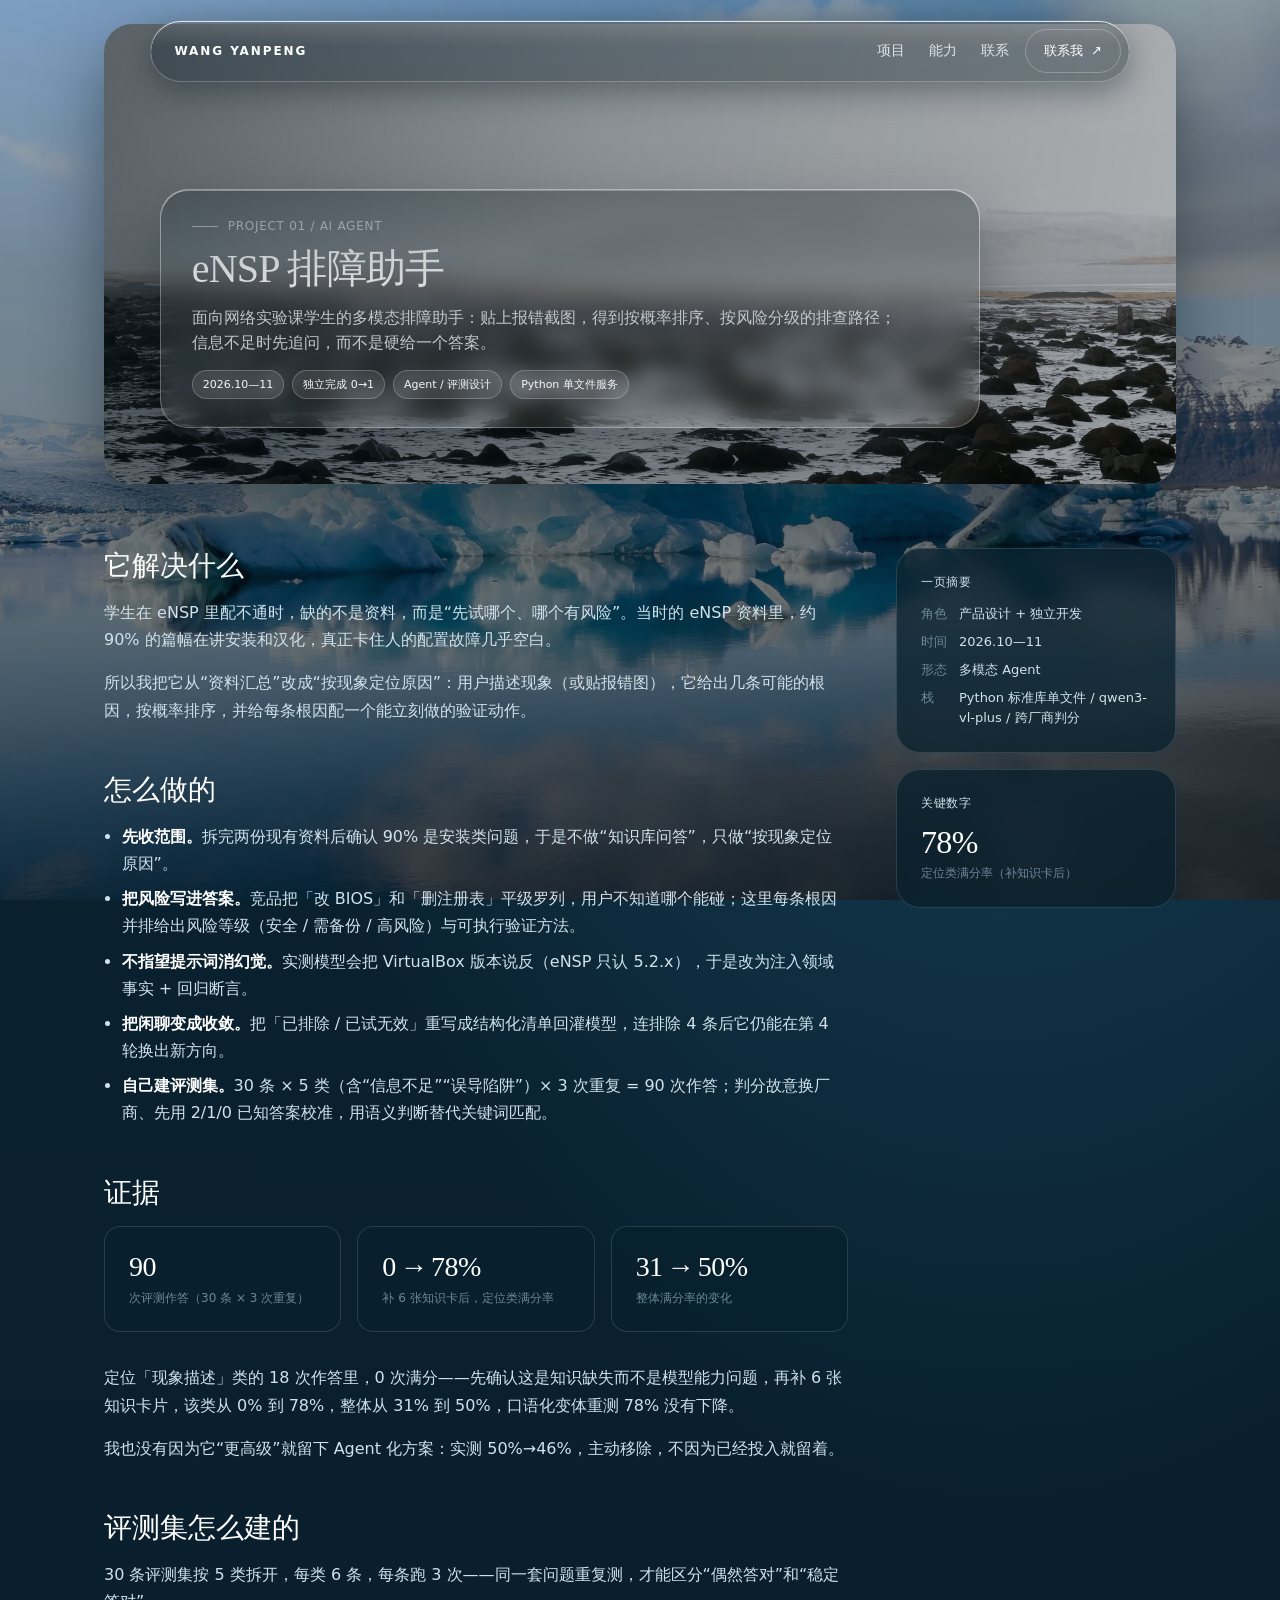
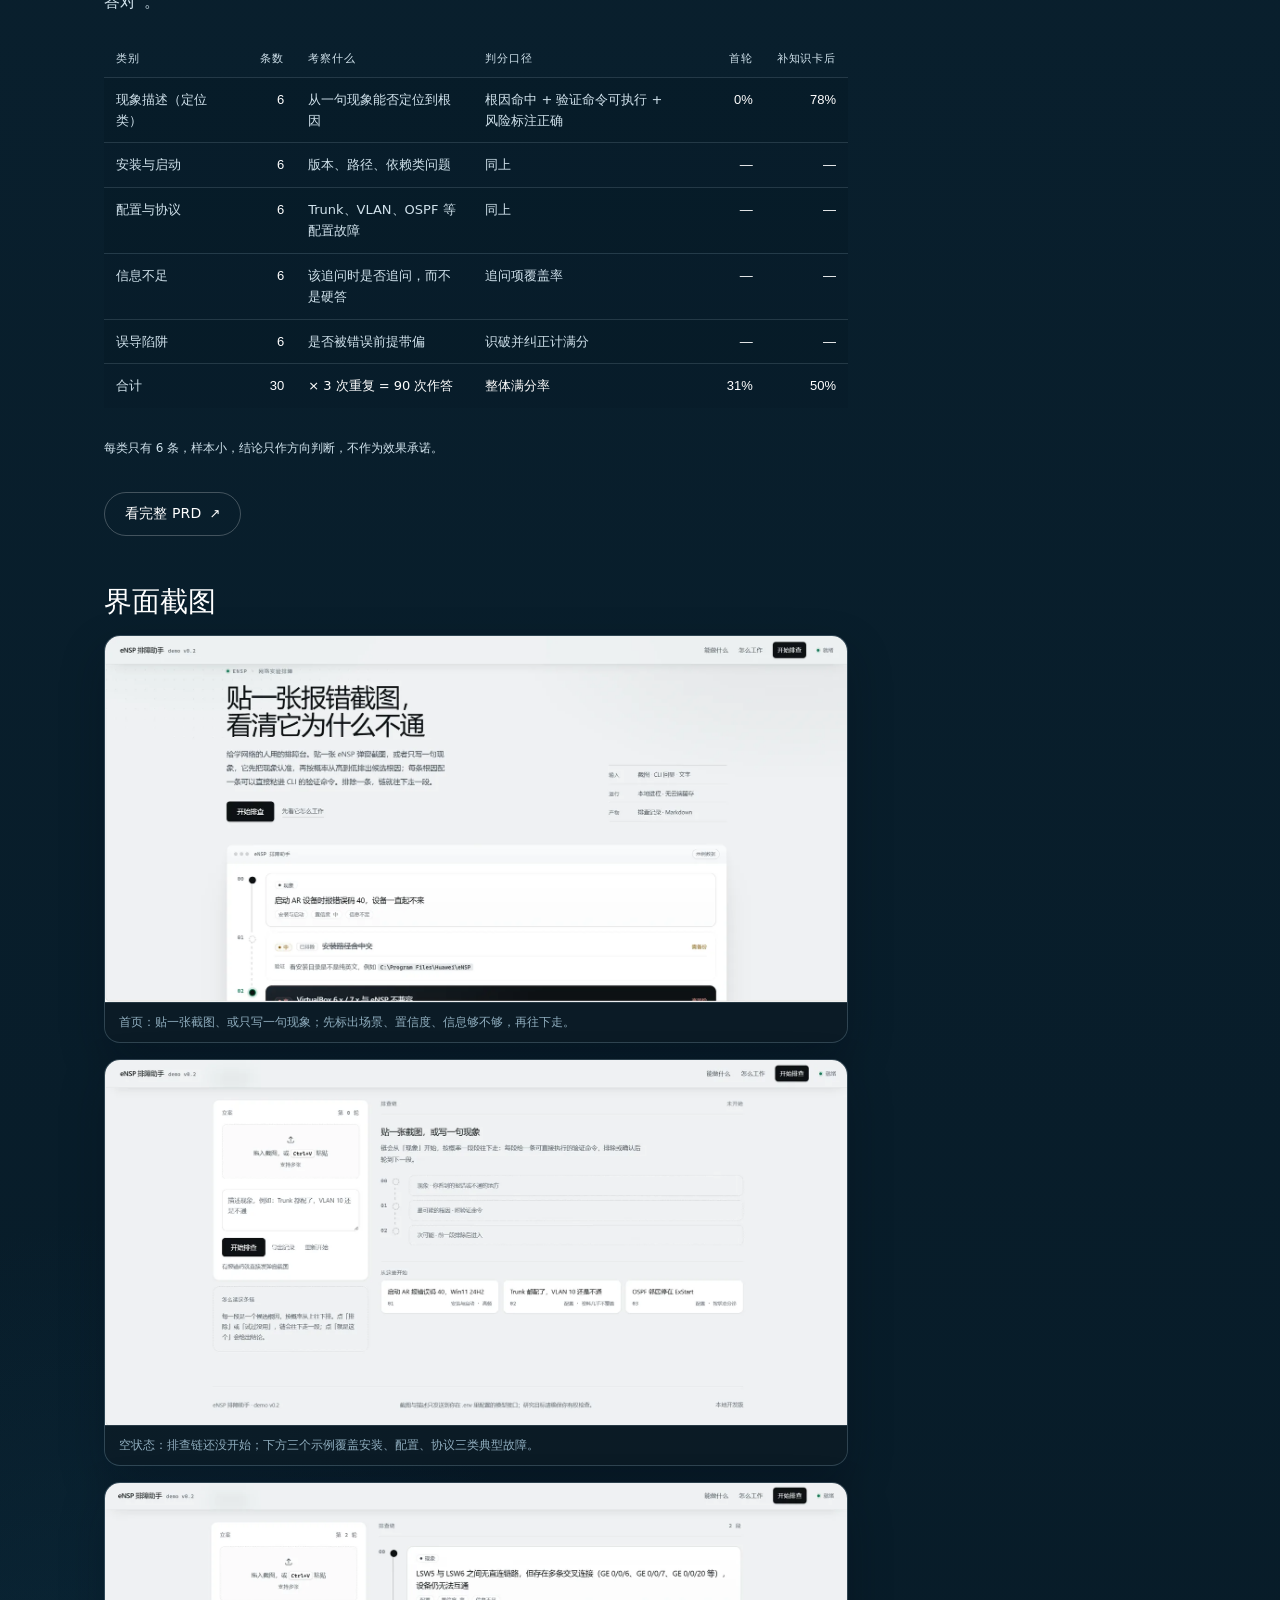
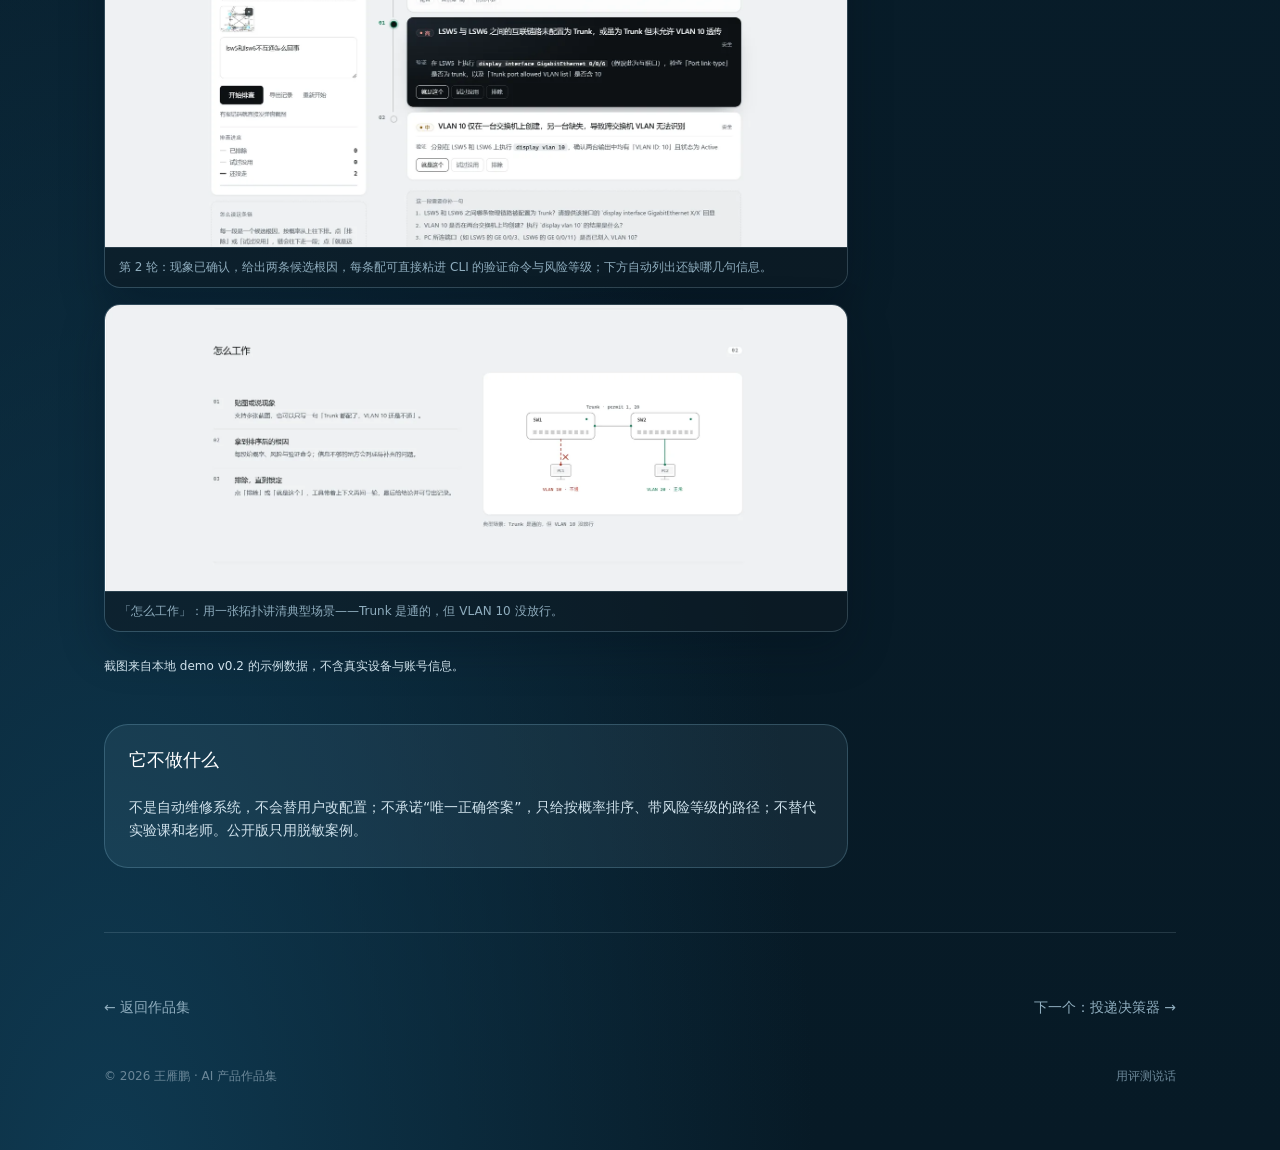
<file: project-ensp.html>
<!doctype html>
<html lang="zh-CN">
<head>
<meta charset="utf-8">
<meta name="viewport" content="width=device-width, initial-scale=1">
<title>eNSP 排障助手 · 王雁鹏</title>
<meta name="description" content="面向网络实验课学生的多模态排障助手：贴报错截图得到按概率排序、按风险分级的排查路径。含 90 次评测作答与 0%→78% 的知识卡实验。">
<meta property="og:type" content="website">
<meta property="og:title" content="eNSP 排障助手 · 王雁鹏">
<meta property="og:description" content="多模态排障助手：贴报错截图，得到按概率排序、按风险分级的排查路径。90 次评测作答，定位类满分率 0→78%。">
<meta property="og:image" content="assets/og.jpg">
<meta property="og:locale" content="zh_CN">
<meta name="twitter:card" content="summary_large_image">
<meta name="theme-color" content="#0a2231">
<link rel="icon" href="data:image/svg+xml,<svg xmlns='http://www.w3.org/2000/svg' viewBox='0 0 32 32'><rect width='32' height='32' rx='8' fill='%2325414A'/><circle cx='16' cy='16' r='6' fill='none' stroke='%23DCEFEA' stroke-width='1.5'/></svg>">
<link rel="stylesheet" href="style.css">
</head>
<body>

<div class="bg" aria-hidden="true"></div>

<svg width="0" height="0" aria-hidden="true" focusable="false" style="position:absolute">
  <defs>
    <filter id="lensNav" x="0" y="0" width="100%" height="100%" color-interpolation-filters="sRGB">
      <feImage href="assets/lens-nav.png" x="0" y="0" width="100%" height="100%" preserveAspectRatio="none" result="map"/>
      <feDisplacementMap in="SourceGraphic" in2="map" scale="34" xChannelSelector="R" yChannelSelector="G"/>
    </filter>
    <filter id="lensBtn" x="0" y="0" width="100%" height="100%" color-interpolation-filters="sRGB">
      <feImage href="assets/lens-btn.png" x="0" y="0" width="100%" height="100%" preserveAspectRatio="none" result="map"/>
      <feDisplacementMap in="SourceGraphic" in2="map" scale="18" xChannelSelector="R" yChannelSelector="G"/>
    </filter>
  </defs>
</svg>

<header class="topbar" id="topbar">
  <div class="topbar-inner glass glass-nav">
    <a class="brand" href="index.html">WANG YANPENG</a>
    <nav aria-label="主要导航">
      <a href="index.html#projects">项目</a>
      <a href="index.html#skills">能力</a>
      <a href="index.html#contact">联系</a>
    </nav>
    <a class="btn btn-glass" href="mailto:2748916664@qq.com">联系我 <span class="arw">↗</span></a>
  </div>
</header>

<main>
  <section class="detail-hero">
    <div class="page">
      <div class="scene scene--photo">
        <img class="scene-photo" width="1600" height="1066" src="assets/scene-coast.webp" alt="" aria-hidden="true" decoding="async" style="object-position:50% 82%">
        <div class="scene-scrim" aria-hidden="true"></div>
        <div class="grain" aria-hidden="true"></div>

        <div class="detail-copy glass-panel">
          <span class="label">PROJECT 01 / AI AGENT</span>
          <h1 class="heading-lg">eNSP 排障助手</h1>
          <p class="lede body-lg">面向网络实验课学生的多模态排障助手：贴上报错截图，得到按概率排序、按风险分级的排查路径；信息不足时先追问，而不是硬给一个答案。</p>
          <div class="detail-meta">
            <span>2026.10—11</span><span>独立完成 0→1</span><span>Agent / 评测设计</span><span>Python 单文件服务</span>
          </div>
        </div>
      </div>
    </div>
  </section>

  <div class="page">
    <div class="detail">
      <div class="detail-main">
        <section>
          <h2 id="solve">它解决什么</h2>
          <p>学生在 eNSP 里配不通时，缺的不是资料，而是“先试哪个、哪个有风险”。当时的 eNSP 资料里，约 90% 的篇幅在讲安装和汉化，真正卡住人的配置故障几乎空白。</p>
          <p>所以我把它从“资料汇总”改成“按现象定位原因”：用户描述现象（或贴报错图），它给出几条可能的根因，按概率排序，并给每条根因配一个能立刻做的验证动作。</p>
        </section>

        <section>
          <h2 id="build">怎么做的</h2>
          <ul>
            <li><strong>先收范围。</strong>拆完两份现有资料后确认 90% 是安装类问题，于是不做“知识库问答”，只做“按现象定位原因”。</li>
            <li><strong>把风险写进答案。</strong>竞品把「改 BIOS」和「删注册表」平级罗列，用户不知道哪个能碰；这里每条根因并排给出风险等级（安全 / 需备份 / 高风险）与可执行验证方法。</li>
            <li><strong>不指望提示词消幻觉。</strong>实测模型会把 VirtualBox 版本说反（eNSP 只认 5.2.x），于是改为注入领域事实 + 回归断言。</li>
            <li><strong>把闲聊变成收敛。</strong>把「已排除 / 已试无效」重写成结构化清单回灌模型，连排除 4 条后它仍能在第 4 轮换出新方向。</li>
            <li><strong>自己建评测集。</strong>30 条 × 5 类（含“信息不足”“误导陷阱”）× 3 次重复 = 90 次作答；判分故意换厂商、先用 2/1/0 已知答案校准，用语义判断替代关键词匹配。</li>
          </ul>
        </section>

        <section>
          <h2 id="proof">证据</h2>
          <div class="evidence">
            <div><b>90</b><span>次评测作答（30 条 × 3 次重复）</span></div>
            <div><b>0<span class="num-arrow">→</span>78%</b><span>补 6 张知识卡后，定位类满分率</span></div>
            <div><b>31<span class="num-arrow">→</span>50%</b><span>整体满分率的变化</span></div>
          </div>
          <p style="margin-top:16px">定位「现象描述」类的 18 次作答里，0 次满分——先确认这是知识缺失而不是模型能力问题，再补 6 张知识卡片，该类从 0% 到 78%，整体从 31% 到 50%，口语化变体重测 78% 没有下降。</p>
          <p>我也没有因为它“更高级”就留下 Agent 化方案：实测 50%→46%，主动移除，不因为已经投入就留着。</p>
        </section>

        <section>
          <h2 id="eval">评测集怎么建的</h2>
          <p>30 条评测集按 5 类拆开，每类 6 条，每条跑 3 次——同一套问题重复测，才能区分“偶然答对”和“稳定答对”。</p>
          <table class="eval-table">
            <colgroup><col style="width:19%"><col style="width:7%"><col style="width:24%"><col style="width:29%"><col style="width:10.5%"><col style="width:10.5%"></colgroup>
            <thead>
              <tr><th>类别</th><th>条数</th><th>考察什么</th><th>判分口径</th><th>首轮</th><th>补知识卡后</th></tr>
            </thead>
            <tbody>
              <tr>
                <td>现象描述（定位类）</td><td class="num-cell">6</td>
                <td>从一句现象能否定位到根因</td>
                <td>根因命中 + 验证命令可执行 + 风险标注正确</td>
                <td class="num-cell">0%</td><td class="num-cell">78%</td>
              </tr>
              <tr>
                <td>安装与启动</td><td class="num-cell">6</td>
                <td>版本、路径、依赖类问题</td>
                <td>同上</td>
                <td class="num-cell">—</td><td class="num-cell">—</td>
              </tr>
              <tr>
                <td>配置与协议</td><td class="num-cell">6</td>
                <td>Trunk、VLAN、OSPF 等配置故障</td>
                <td>同上</td>
                <td class="num-cell">—</td><td class="num-cell">—</td>
              </tr>
              <tr>
                <td>信息不足</td><td class="num-cell">6</td>
                <td>该追问时是否追问，而不是硬答</td>
                <td>追问项覆盖率</td>
                <td class="num-cell">—</td><td class="num-cell">—</td>
              </tr>
              <tr>
                <td>误导陷阱</td><td class="num-cell">6</td>
                <td>是否被错误前提带偏</td>
                <td>识破并纠正计满分</td>
                <td class="num-cell">—</td><td class="num-cell">—</td>
              </tr>
              <tr class="eval-total">
                <td>合计</td><td class="num-cell">30</td>
                <td>× 3 次重复 = 90 次作答</td>
                <td>整体满分率</td>
                <td class="num-cell">31%</td><td class="num-cell">50%</td>
              </tr>
            </tbody>
          </table>
          <p class="muted" style="font-size:12px;margin-top:0">每类只有 6 条，样本小，结论只作方向判断，不作为效果承诺。</p>
          <p style="margin-top:18px"><a class="btn btn-glass" href="prd-ensp.html">看完整 PRD<span class="arw">↗</span></a></p>
        </section>

        <section>
          <h2 id="ui">界面截图</h2>
          <div class="shots">
            <figure class="shot">
              <img width="1600" height="789" src="assets/shot-ensp-home.webp" alt="eNSP 排障助手首页：贴一张报错截图" loading="lazy" decoding="async">
              <figcaption>首页：贴一张截图、或只写一句现象；先标出场景、置信度、信息够不够，再往下走。</figcaption>
            </figure>
            <figure class="shot">
              <img width="1600" height="787" src="assets/shot-ensp-empty.webp" alt="排查链的空状态与三个示例现象" loading="lazy" decoding="async">
              <figcaption>空状态：排查链还没开始；下方三个示例覆盖安装、配置、协议三类典型故障。</figcaption>
            </figure>
            <figure class="shot">
              <img width="1600" height="785" src="assets/shot-ensp-chain.webp" alt="排查到第 2 轮：两条候选根因与待补信息" loading="lazy" decoding="async">
              <figcaption>第 2 轮：现象已确认，给出两条候选根因，每条配可直接粘进 CLI 的验证命令与风险等级；下方自动列出还缺哪几句信息。</figcaption>
            </figure>
            <figure class="shot">
              <img width="1600" height="615" src="assets/shot-ensp-how.webp" alt="怎么工作：Trunk 通了但 VLAN 10 没放行的拓扑示意" loading="lazy" decoding="async">
              <figcaption>「怎么工作」：用一张拓扑讲清典型场景——Trunk 是通的，但 VLAN 10 没放行。</figcaption>
            </figure>
          </div>
          <p class="muted" style="font-size:12px;margin-top:8px">截图来自本地 demo v0.2 的示例数据，不含真实设备与账号信息。</p>
        </section>

        <section class="callout">
          <h2 id="nongoal">它不做什么</h2>
          <p>不是自动维修系统，不会替用户改配置；不承诺“唯一正确答案”，只给按概率排序、带风险等级的路径；不替代实验课和老师。公开版只用脱敏案例。</p>
        </section>
      </div>

      <aside class="detail-aside">
        <div class="aside-card">
          <h3>一页摘要</h3>
          <dl>
            <dt>角色</dt><dd>产品设计 + 独立开发</dd>
            <dt>时间</dt><dd>2026.10—11</dd>
            <dt>形态</dt><dd>多模态 Agent</dd>
            <dt>栈</dt><dd>Python 标准库单文件 / qwen3-vl-plus / 跨厂商判分</dd>
          </dl>
        </div>
        <div class="aside-card">
          <h3>关键数字</h3>
          <div class="big">78%</div>
          <div class="cap">定位类满分率（补知识卡后）</div>
        </div>
      </aside>
    </div>

    <nav class="pager" aria-label="翻页">
      <a href="index.html">← 返回作品集</a>
      <a class="next" href="project-jd.html">下一个：投递决策器 →</a>
    </nav>

    <footer>
      <span>© 2026 王雁鹏 · AI 产品作品集</span>
      <span>用评测说话</span>
    </footer>
  </div>
</main>

<script>
  const bar = document.getElementById('topbar');
  const scene = document.querySelector('.detail-hero');
  const onScroll = () => bar.classList.toggle('is-solid', window.scrollY > scene.offsetHeight - 120);
  addEventListener('scroll', onScroll, { passive: true });
  onScroll();
</script>
<script src="site.js" defer></script>
</body>
</html>
</file>
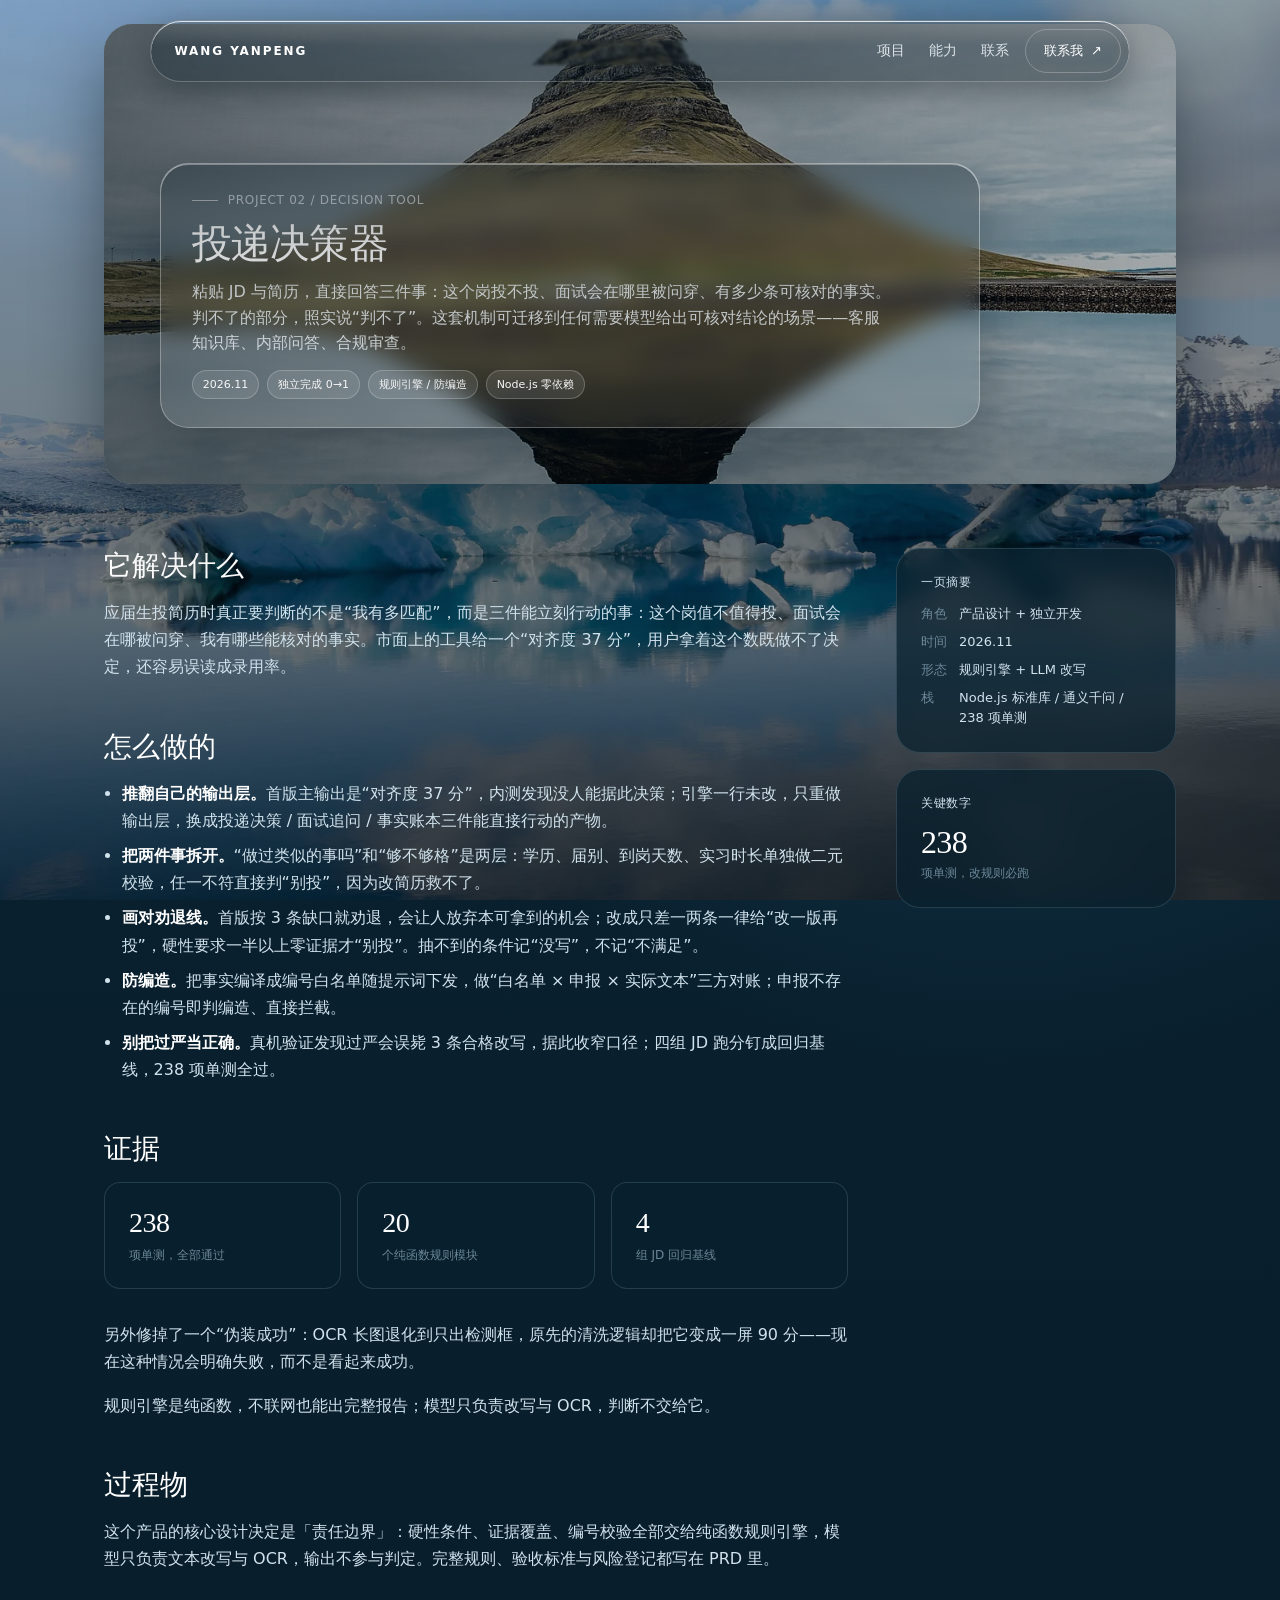
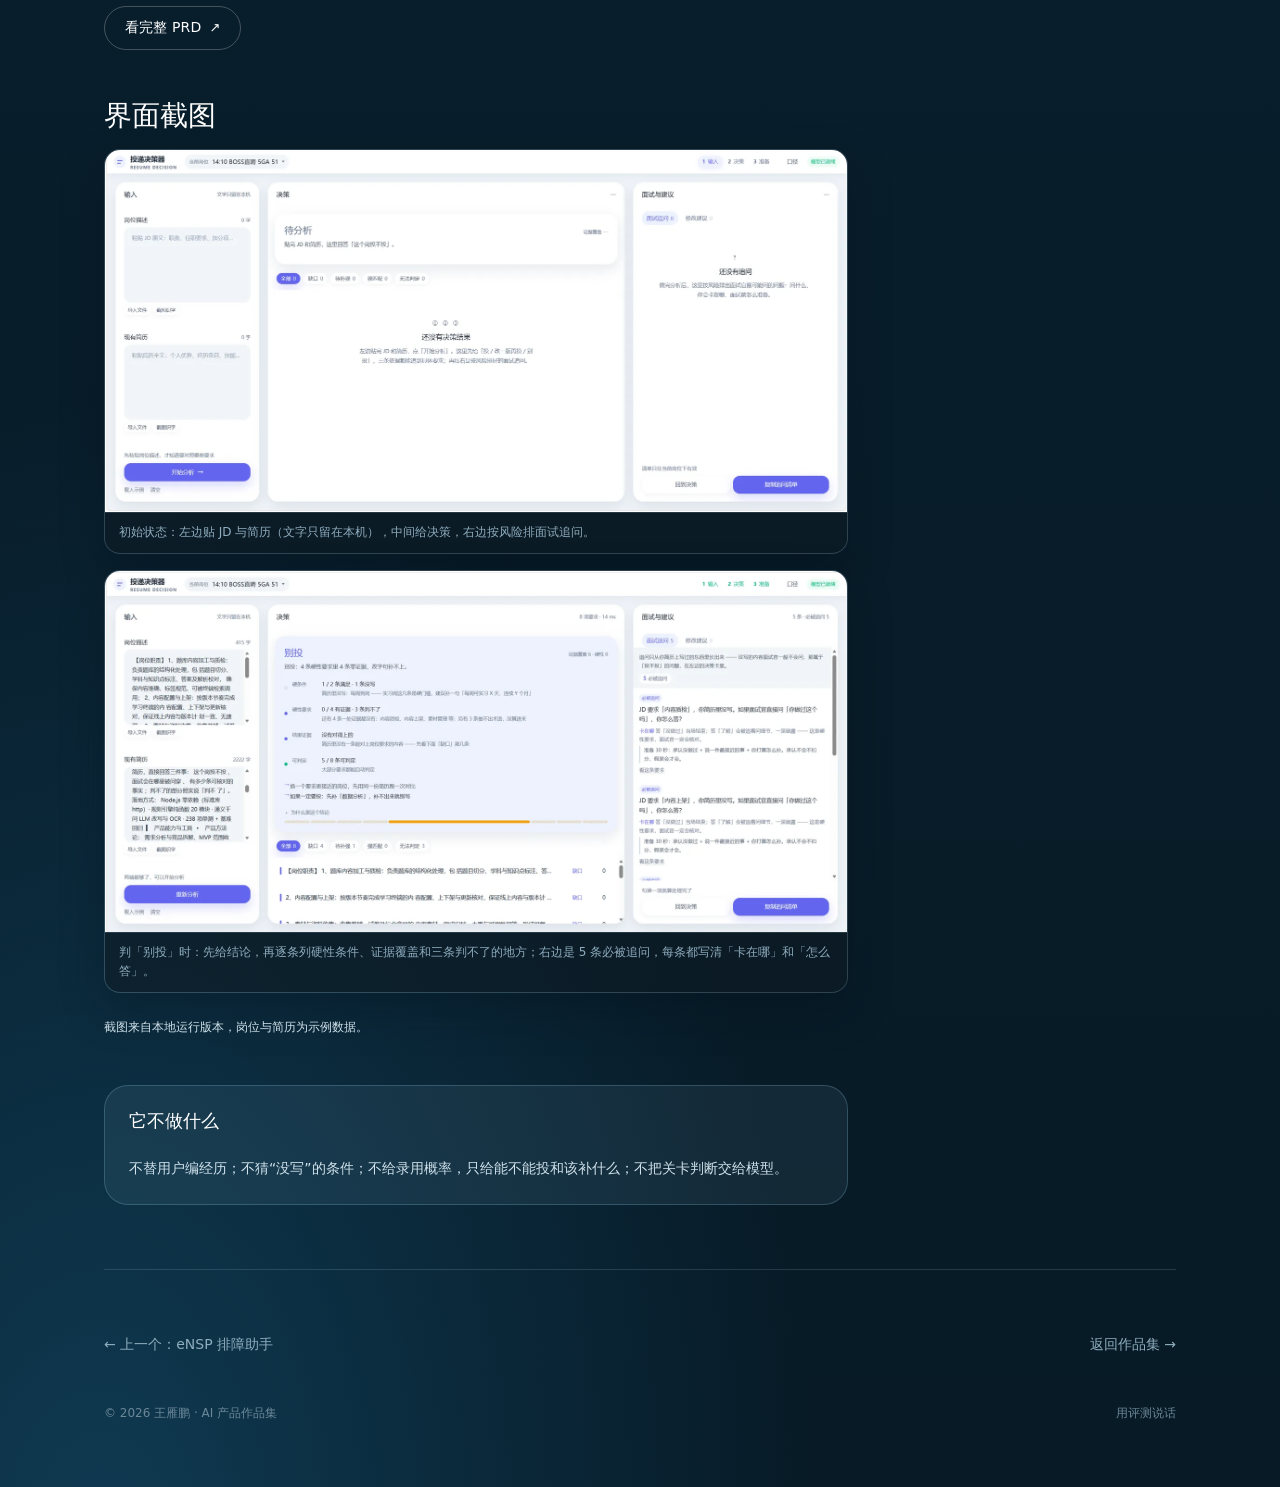
<file: project-jd.html>
<!doctype html>
<html lang="zh-CN">
<head>
<meta charset="utf-8">
<meta name="viewport" content="width=device-width, initial-scale=1">
<title>投递决策器 · 王雁鹏</title>
<meta name="description" content="粘贴 JD 与简历，回答三件事：投不投、面试会在哪里被问穿、有多少条可核对的事实。20 个纯函数规则模块、238 项单测、4 组 JD 回归基线。">
<meta property="og:type" content="website">
<meta property="og:title" content="投递决策器 · 王雁鹏">
<meta property="og:description" content="粘贴 JD 与简历，回答投不投、面试会在哪被问穿、有多少条可核对的事实。20 个规则模块、238 项单测。">
<meta property="og:image" content="assets/og.jpg">
<meta property="og:locale" content="zh_CN">
<meta name="twitter:card" content="summary_large_image">
<meta name="theme-color" content="#0a2231">
<link rel="icon" href="data:image/svg+xml,<svg xmlns='http://www.w3.org/2000/svg' viewBox='0 0 32 32'><rect width='32' height='32' rx='8' fill='%2325414A'/><circle cx='16' cy='16' r='6' fill='none' stroke='%23DCEFEA' stroke-width='1.5'/></svg>">
<link rel="stylesheet" href="style.css">
</head>
<body>

<div class="bg" aria-hidden="true"></div>

<svg width="0" height="0" aria-hidden="true" focusable="false" style="position:absolute">
  <defs>
    <filter id="lensNav" x="0" y="0" width="100%" height="100%" color-interpolation-filters="sRGB">
      <feImage href="assets/lens-nav.png" x="0" y="0" width="100%" height="100%" preserveAspectRatio="none" result="map"/>
      <feDisplacementMap in="SourceGraphic" in2="map" scale="34" xChannelSelector="R" yChannelSelector="G"/>
    </filter>
    <filter id="lensBtn" x="0" y="0" width="100%" height="100%" color-interpolation-filters="sRGB">
      <feImage href="assets/lens-btn.png" x="0" y="0" width="100%" height="100%" preserveAspectRatio="none" result="map"/>
      <feDisplacementMap in="SourceGraphic" in2="map" scale="18" xChannelSelector="R" yChannelSelector="G"/>
    </filter>
  </defs>
</svg>

<header class="topbar" id="topbar">
  <div class="topbar-inner glass glass-nav">
    <a class="brand" href="index.html">WANG YANPENG</a>
    <nav aria-label="主要导航">
      <a href="index.html#projects">项目</a>
      <a href="index.html#skills">能力</a>
      <a href="index.html#contact">联系</a>
    </nav>
    <a class="btn btn-glass" href="mailto:2748916664@qq.com">联系我 <span class="arw">↗</span></a>
  </div>
</header>

<main>
  <section class="detail-hero">
    <div class="page">
      <div class="scene scene--photo">
        <img class="scene-photo" width="1280" height="854" src="assets/scene-mountain.webp" alt="" aria-hidden="true" decoding="async">
        <div class="scene-scrim" aria-hidden="true"></div>
        <div class="grain" aria-hidden="true"></div>

        <div class="detail-copy glass-panel">
          <span class="label">PROJECT 02 / DECISION TOOL</span>
          <h1 class="heading-lg">投递决策器</h1>
          <p class="lede body-lg">粘贴 JD 与简历，直接回答三件事：这个岗投不投、面试会在哪里被问穿、有多少条可核对的事实。判不了的部分，照实说“判不了”。这套机制可迁移到任何需要模型给出可核对结论的场景——客服知识库、内部问答、合规审查。</p>
          <div class="detail-meta">
            <span>2026.11</span><span>独立完成 0→1</span><span>规则引擎 / 防编造</span><span>Node.js 零依赖</span>
          </div>
        </div>
      </div>
    </div>
  </section>

  <div class="page">
    <div class="detail">
      <div class="detail-main">
        <section>
          <h2 id="solve">它解决什么</h2>
          <p>应届生投简历时真正要判断的不是“我有多匹配”，而是三件能立刻行动的事：这个岗值不值得投、面试会在哪被问穿、我有哪些能核对的事实。市面上的工具给一个“对齐度 37 分”，用户拿着这个数既做不了决定，还容易误读成录用率。</p>
        </section>

        <section>
          <h2 id="build">怎么做的</h2>
          <ul>
            <li><strong>推翻自己的输出层。</strong>首版主输出是“对齐度 37 分”，内测发现没人能据此决策；引擎一行未改，只重做输出层，换成投递决策 / 面试追问 / 事实账本三件能直接行动的产物。</li>
            <li><strong>把两件事拆开。</strong>“做过类似的事吗”和“够不够格”是两层：学历、届别、到岗天数、实习时长单独做二元校验，任一不符直接判“别投”，因为改简历救不了。</li>
            <li><strong>画对劝退线。</strong>首版按 3 条缺口就劝退，会让人放弃本可拿到的机会；改成只差一两条一律给“改一版再投”，硬性要求一半以上零证据才“别投”。抽不到的条件记“没写”，不记“不满足”。</li>
            <li><strong>防编造。</strong>把事实编译成编号白名单随提示词下发，做“白名单 × 申报 × 实际文本”三方对账；申报不存在的编号即判编造、直接拦截。</li>
            <li><strong>别把过严当正确。</strong>真机验证发现过严会误毙 3 条合格改写，据此收窄口径；四组 JD 跑分钉成回归基线，238 项单测全过。</li>
          </ul>
        </section>

        <section>
          <h2 id="proof">证据</h2>
          <div class="evidence">
            <div><b>238</b><span>项单测，全部通过</span></div>
            <div><b>20</b><span>个纯函数规则模块</span></div>
            <div><b>4</b><span>组 JD 回归基线</span></div>
          </div>
          <p style="margin-top:16px">另外修掉了一个“伪装成功”：OCR 长图退化到只出检测框，原先的清洗逻辑却把它变成一屏 90 分——现在这种情况会明确失败，而不是看起来成功。</p>
          <p>规则引擎是纯函数，不联网也能出完整报告；模型只负责改写与 OCR，判断不交给它。</p>
        </section>

        <section>
          <h2 id="artifact">过程物</h2>
          <p>这个产品的核心设计决定是「责任边界」：硬性条件、证据覆盖、编号校验全部交给纯函数规则引擎，模型只负责文本改写与 OCR，输出不参与判定。完整规则、验收标准与风险登记都写在 PRD 里。</p>
          <p style="margin-top:18px"><a class="btn btn-glass" href="prd-jd.html">看完整 PRD<span class="arw">↗</span></a></p>
        </section>

        <section>
          <h2 id="ui">界面截图</h2>
          <div class="shots">
            <figure class="shot">
              <img width="1600" height="781" src="assets/shot-jd-empty.webp" alt="投递决策器的初始界面：输入、决策、面试与建议三栏" loading="lazy" decoding="async">
              <figcaption>初始状态：左边贴 JD 与简历（文字只留在本机），中间给决策，右边按风险排面试追问。</figcaption>
            </figure>
            <figure class="shot">
              <img width="1600" height="780" src="assets/shot-jd-result.webp" alt="判「别投」的结果页：证据覆盖、硬性条件核对与必被追问" loading="lazy" decoding="async">
              <figcaption>判「别投」时：先给结论，再逐条列硬性条件、证据覆盖和三条判不了的地方；右边是 5 条必被追问，每条都写清「卡在哪」和「怎么答」。</figcaption>
            </figure>
          </div>
          <p class="muted" style="font-size:12px;margin-top:8px">截图来自本地运行版本，岗位与简历为示例数据。</p>
        </section>

        <section class="callout">
          <h2 id="nongoal">它不做什么</h2>
          <p>不替用户编经历；不猜“没写”的条件；不给录用概率，只给能不能投和该补什么；不把关卡判断交给模型。</p>
        </section>
      </div>

      <aside class="detail-aside">
        <div class="aside-card">
          <h3>一页摘要</h3>
          <dl>
            <dt>角色</dt><dd>产品设计 + 独立开发</dd>
            <dt>时间</dt><dd>2026.11</dd>
            <dt>形态</dt><dd>规则引擎 + LLM 改写</dd>
            <dt>栈</dt><dd>Node.js 标准库 / 通义千问 / 238 项单测</dd>
          </dl>
        </div>
        <div class="aside-card">
          <h3>关键数字</h3>
          <div class="big">238</div>
          <div class="cap">项单测，改规则必跑</div>
        </div>
      </aside>
    </div>

    <nav class="pager" aria-label="翻页">
      <a href="project-ensp.html">← 上一个：eNSP 排障助手</a>
      <a class="next" href="index.html">返回作品集 →</a>
    </nav>

    <footer>
      <span>© 2026 王雁鹏 · AI 产品作品集</span>
      <span>用评测说话</span>
    </footer>
  </div>
</main>

<script>
  const bar = document.getElementById('topbar');
  const scene = document.querySelector('.detail-hero');
  const onScroll = () => bar.classList.toggle('is-solid', window.scrollY > scene.offsetHeight - 120);
  addEventListener('scroll', onScroll, { passive: true });
  onScroll();
</script>
<script src="site.js" defer></script>
</body>
</html>
</file>
<file: style.css>
/* ============================================================
   液态玻璃 · StyleKit liquid-glass（蓝白版）
   深蓝底 + 冰白字 + 冰川照片 + 玻璃控件
   ============================================================ */
:root{
  --bg-deep:#061821;
  --bg:#0a2231;
  --bg-2:#0e2c3f;
  --bg-3:#123a50;

  --ink:#f4faff;
  --ink-soft:#d0e2ec;
  --ink-dim:#8fadbe;
  --ink-faint:#6b8798;

  --line:rgba(214,238,250,.14);
  --line-strong:rgba(214,238,250,.26);
  --line-glass:rgba(255,255,255,.24);
  --glint:rgba(255,255,255,.66);

  --surface-clear:rgba(255,255,255,.10);
  --surface-tinted:rgba(228,242,250,.88);
  --panel:rgba(9,33,47,.74);
  --panel-solid:#0e2a3b;

  --focus:#8fd3ee;
  --glow:#9fd8ef;

  --font-sans:ui-sans-serif,system-ui,-apple-system,BlinkMacSystemFont,"Segoe UI","PingFang SC","Microsoft YaHei",Roboto,sans-serif;
  --font-display:Georgia,"Songti SC","Noto Serif SC","Times New Roman",serif;
  --font-num:"Helvetica Neue",Helvetica,Arial,"Segoe UI",system-ui,sans-serif;

  --text-display:64px; --leading-display:1.06; --tracking-display:-.03em;
  --text-heading-lg:40px; --leading-heading-lg:1.16; --tracking-heading-lg:-.02em;
  --text-heading:28px; --leading-heading:1.25;
  --text-subheading:20px; --leading-subheading:1.35;
  --text-body-lg:16px; --leading-body-lg:1.6;
  --text-body:14px; --leading-body:1.55;
  --text-label:12px; --leading-label:1.35; --tracking-label:.06em;

  --sp-4:4px; --sp-8:8px; --sp-12:12px; --sp-16:16px; --sp-24:24px;
  --sp-32:32px; --sp-48:48px; --sp-64:64px; --sp-88:88px;

  --radius-card:24px; --radius-sheet:28px; --radius-pill:999px;
  --page-max:1120px;

  --elev-control:0 8px 24px rgba(4,20,30,.28), inset 0 1px 0 var(--glint);
  --elev-panel:0 16px 40px rgba(4,20,30,.32), inset 0 1px 0 rgba(255,255,255,.16);
}

/* 全站固定背景：同一张冰山照片，内容浮在它上面 */
.bg{
  position:fixed; inset:0; z-index:-2; pointer-events:none;
  background:#071a26 url("assets/scene-glacier.webp") center 42% / cover no-repeat;
}
.bg::after{
  content:""; position:absolute; inset:0;
  background:
    linear-gradient(180deg, rgba(5,18,27,.24) 0%, rgba(5,18,27,.46) 30%, rgba(4,14,22,.68) 100%),
    radial-gradient(110% 70% at 82% -4%, rgba(38,104,134,.34), rgba(38,104,134,0) 62%);
}

*,*::before,*::after{box-sizing:border-box}
html{-webkit-text-size-adjust:100%}
body{
  margin:0; overflow-x:clip; color:var(--ink); font-family:var(--font-sans);
  font-size:var(--text-body); line-height:var(--leading-body);
  background:
    radial-gradient(120% 70% at 78% -6%, #1d5470 0%, rgba(29,84,112,0) 58%),
    radial-gradient(90% 60% at 8% 102%, #0f3a52 0%, rgba(15,58,82,0) 62%),
    linear-gradient(180deg,#0a2231 0%, #071a26 100%);
  -webkit-font-smoothing:antialiased;
}
a{color:inherit;text-decoration:none}
img,svg{display:block;max-width:100%}
::selection{background:rgba(159,216,239,.35);color:#fff}

.page{width:100%;max-width:var(--page-max);margin:0 auto;padding:0 var(--sp-24)}
.visually-hidden{position:absolute;width:1px;height:1px;overflow:hidden;clip:rect(0 0 0 0);white-space:nowrap}

/* ---------- 文字层级 ---------- */
.display{
  font-family:var(--font-display);
  font-size:clamp(38px,6vw,var(--text-display));
  line-height:var(--leading-display);
  letter-spacing:var(--tracking-display);
  font-weight:400; margin:0;
}
.heading-lg{
  font-family:var(--font-display);
  font-size:clamp(28px,3.4vw,var(--text-heading-lg));
  line-height:var(--leading-heading-lg); letter-spacing:var(--tracking-heading-lg);
  font-weight:400; margin:0;
}
.heading{font-size:var(--text-heading);line-height:var(--leading-heading);font-weight:600;margin:0}
.subheading{font-size:var(--text-subheading);line-height:var(--leading-subheading);font-weight:500;margin:0}
.body-lg{font-size:var(--text-body-lg);line-height:var(--leading-body-lg)}
.label{font-size:var(--text-label);line-height:var(--leading-label);letter-spacing:var(--tracking-label);font-weight:500;text-transform:uppercase}
.muted{color:var(--ink-dim)}

/* 所有数字：等宽（tabular）+ 等高（lining），避免 Georgia 的旧式数字高低不齐 */
.num,.hero-facts b,.project-stats b,.evidence b,.aside-card .big{
  font-family:var(--font-num);
  font-variant-numeric:lining-nums tabular-nums;
  font-feature-settings:"tnum" 1,"lnum" 1;
  letter-spacing:-.01em;
}
.num-arrow{font-size:1em; padding:0 .14em; opacity:.95; display:inline-block; white-space:nowrap; color:inherit; margin:0; line-height:inherit}
.measure{max-width:34em}

/* ---------- 玻璃 ---------- */
.glass{
  position:relative; isolation:isolate;
  background:var(--surface-clear);
  border:1px solid var(--line-glass);
  box-shadow:var(--elev-control);
  color:#fff;
  -webkit-backdrop-filter:saturate(1.25) blur(3px);
  backdrop-filter:saturate(1.25) blur(3px);
}
.glass::after{
  content:""; position:absolute; inset:0; border-radius:inherit; pointer-events:none;
  background:linear-gradient(180deg,rgba(255,255,255,.20),rgba(255,255,255,0) 42%);
  opacity:.75; z-index:-1;
}
@supports (backdrop-filter:url(#lensBtn)){
  .glass--refract{
    -webkit-backdrop-filter:url(#lensBtn) saturate(1.3) blur(1.5px);
    backdrop-filter:url(#lensBtn) saturate(1.3) blur(1.5px);
  }
  .glass-nav{
    -webkit-backdrop-filter:url(#lensNav) saturate(1.3) blur(1.5px);
    backdrop-filter:url(#lensNav) saturate(1.3) blur(1.5px);
  }
  .glass-square{
    -webkit-backdrop-filter:url(#lensSquare) saturate(1.25) blur(2px);
    backdrop-filter:url(#lensSquare) saturate(1.25) blur(2px);
  }
}
.glass--tinted{
  background:var(--surface-tinted); color:#0a2231;
  border-color:rgba(255,255,255,.7);
  -webkit-backdrop-filter:blur(10px) saturate(1.15);
  backdrop-filter:blur(10px) saturate(1.15);
}
.glass--tinted::after{background:linear-gradient(180deg,rgba(255,255,255,.55),rgba(255,255,255,0) 55%);opacity:.6}

/* 照片场景：照片 + 蓝调压暗 */
.scene{
  position:relative; overflow:hidden; border-radius:var(--radius-sheet);
  background:linear-gradient(160deg,#1c4f68,#0d2b3c);
  box-shadow:0 30px 70px rgba(3,16,24,.45);
}
.scene--photo{background:#0d2b3c}
.detail-hero .scene-photo{object-position:50% 52%; filter:grayscale(.3) saturate(.95) brightness(.97) contrast(1.02)}
.scene--photo > .label,.scene--photo > h1,.scene--photo > .lede,.scene--photo > .detail-meta{position:relative; z-index:2}
.scene-photo{position:absolute;inset:0;width:100%;height:100%;object-fit:cover;object-position:50% 46%;z-index:0}
.scene-scrim{
  position:absolute; inset:0; z-index:1; pointer-events:none;
  background:
    linear-gradient(102deg, rgba(6,26,38,.86) 0%, rgba(6,26,38,.58) 34%, rgba(8,34,48,.22) 58%, rgba(8,34,48,.05) 76%),
    linear-gradient(0deg, rgba(6,22,32,.72) 0%, rgba(6,22,32,.20) 28%, rgba(6,22,32,0) 56%),
    linear-gradient(180deg, rgba(6,22,32,.78) 0%, rgba(6,22,32,.32) 22%, rgba(6,22,32,0) 42%);
}
.scene > svg.contours{position:absolute;inset:0;width:100%;height:100%;opacity:.8}
.scene > .grain{
  position:absolute; inset:0; z-index:1; opacity:.18; mix-blend-mode:overlay; pointer-events:none;
  background-image:url("data:image/svg+xml;utf8,<svg xmlns='http://www.w3.org/2000/svg' width='160' height='160'><filter id='n'><feTurbulence type='fractalNoise' baseFrequency='.9' numOctaves='3'/><feColorMatrix type='saturate' values='0'/></filter><rect width='160' height='160' filter='url(%23n)' opacity='.45'/></svg>");
}
.scene > .grid{
  position:absolute; inset:0; opacity:.3;
  background-image:
    linear-gradient(to right, rgba(255,255,255,.10) 1px, transparent 1px),
    linear-gradient(to bottom, rgba(255,255,255,.10) 1px, transparent 1px);
  background-size:64px 64px;
  mask-image:radial-gradient(120% 90% at 60% 40%, #000 20%, rgba(0,0,0,.35) 70%, transparent 100%);
  -webkit-mask-image:radial-gradient(120% 90% at 60% 40%, #000 20%, rgba(0,0,0,.35) 70%, transparent 100%);
}
.hero .scene-scrim{background:radial-gradient(135% 120% at 16% 76%, rgba(5,20,30,.90) 0%, rgba(5,20,30,.66) 36%, rgba(5,20,30,.22) 64%, rgba(5,20,30,0) 82%)}
.glass--onphoto{background:rgba(5,22,33,.46); border-color:rgba(255,255,255,.28)}

/* ---------- 顶部胶囊导航 ---------- */
.topbar{position:fixed; top:20px; left:50%; translate:-50% 0; z-index:40; width:min(100% - 32px,980px); pointer-events:none}
.topbar-inner{
  pointer-events:auto;
  display:flex; align-items:center; gap:var(--sp-16);
  padding:8px 8px 8px 24px; min-height:60px;
  border-radius:var(--radius-pill);
  transition:background-color 300ms, box-shadow 300ms;
}
.brand{font-size:12px; letter-spacing:.16em; text-transform:uppercase; font-weight:600; white-space:nowrap}
.topbar nav{display:flex; gap:var(--sp-24); margin-left:auto}
.topbar nav a{font-size:var(--text-body); color:rgba(244,250,255,.84); position:relative; padding:6px 0; transition:color 200ms}
.topbar nav a::after{
  content:""; position:absolute; left:0; right:0; bottom:1px; height:1px; background:currentColor;
  transform:scaleX(0); transform-origin:left; transition:transform 300ms cubic-bezier(.2,.8,.2,1);
}
.topbar nav a:hover{color:#fff}
.topbar nav a:hover::after{transform:scaleX(1)}
.topbar .btn{min-height:44px; padding:0 18px; font-size:13px}
.topbar{color:#fff}
.topbar .topbar-inner{background:rgba(6,24,36,.34); border-color:var(--line-glass); box-shadow:0 10px 30px rgba(3,16,24,.35), inset 0 1px 0 rgba(255,255,255,.8)}
.topbar.is-solid{color:var(--ink)}
.topbar.is-solid .topbar-inner{
  background:rgba(10,34,49,.72); border-color:rgba(255,255,255,.22);
  box-shadow:0 10px 30px rgba(3,16,24,.42), inset 0 1px 0 rgba(255,255,255,.28);
}
.topbar.is-solid nav a{color:var(--ink-soft)}
.topbar.is-solid nav a:hover{color:#fff}

.cap-grid{display:grid; grid-template-columns:repeat(4,minmax(0,1fr)); gap:16px}

/* ---------- 首屏 ---------- */
.hero{position:relative; padding:24px 0 0}
.hero::before{
  content:"; position:absolute; inset:0; pointer-events:none; z-index:0;
  background:linear-gradient(100deg, rgba(4,16,24,.66) 0%, rgba(4,16,24,.5) 30%, rgba(4,16,24,.26) 52%, rgba(4,16,24,.08) 72%, rgba(4,16,24,0) 86%);
  -webkit-mask-image:linear-gradient(180deg, #000 0%, #000 62%, rgba(0,0,0,.45) 86%, transparent 100%);
  mask-image:linear-gradient(180deg, #000 0%, #000 62%, rgba(0,0,0,.45) 86%, transparent 100%);
}
.hero > .page{position:relative; z-index:1}
.hero .scene{
  background:transparent; box-shadow:none; border-radius:0;
  min-height:min(720px,88svh); display:flex; flex-direction:column; justify-content:flex-end;
  padding:clamp(28px,5vw,56px);
}
.hero-copy{position:relative; z-index:2; min-width:0; max-width:min(740px, calc(100% - 250px)); color:#fff; text-shadow:0 1px 18px rgba(2,10,16,.5), 0 1px 2px rgba(2,10,16,.35)}

/* 首屏文案玻璃面板：内容保持清晰，背景在边缘轻微弯折 */
.glass-panel{
  padding:clamp(20px,2.2vw,32px) clamp(20px,2.4vw,34px);
  border-radius:28px;
  background:rgba(255,255,255,.08);
  border:1px solid rgba(255,255,255,.28);
  box-shadow:0 26px 64px rgba(3,16,24,.34), inset 0 1px 0 rgba(255,255,255,.62);
  -webkit-backdrop-filter:saturate(1.3) blur(16px);
  backdrop-filter:saturate(1.3) blur(16px);
  text-shadow:none;
}
@supports (backdrop-filter:url(#lensPanel)){
  .glass-panel{
    -webkit-backdrop-filter:url(#lensPanel) saturate(1.3) blur(11px);
    backdrop-filter:url(#lensPanel) saturate(1.3) blur(11px);
  }
}
.detail-hero .scene-scrim{background:
  linear-gradient(100deg, rgba(4,16,24,.66) 0%, rgba(4,16,24,.46) 45%, rgba(4,16,24,.32) 100%)}
.detail-copy{position:relative; z-index:3; display:flex; flex-direction:column; gap:var(--sp-12); min-width:0; max-width:min(820px, 100%); border-radius:28px}
.detail-hero .detail-copy > .label{color:rgba(244,250,255,.72); display:flex; align-items:center; gap:10px}
.detail-hero .detail-copy > .label::before{content:""; width:26px; height:1px; flex:none; background:rgba(255,255,255,.6)}
.detail-copy .detail-meta{margin-top:2px}
.detail-copy.glass-panel::after,.hero-copy.glass-panel::after{opacity:1; background:linear-gradient(180deg, rgba(4,16,24,.34) 0%, rgba(4,16,24,.10) 50%, rgba(4,16,24,0) 100%)}
.glass-panel::after{
  content:""; position:absolute; inset:0; border-radius:inherit; pointer-events:none;
  background:linear-gradient(180deg,rgba(255,255,255,.16),rgba(255,255,255,0) 46%);
  opacity:.85;
}

.hero-eyebrow{display:flex; align-items:center; gap:10px; color:rgba(244,250,255,.78); margin:0 0 var(--sp-24)}
.hero-eyebrow::before{content:""; width:26px; height:1px; background:rgba(255,255,255,.6)}
.hero h1{color:#fff; margin:0 0 var(--sp-24); max-width:15em}
.hero h1 .accent{color:#cfeaf9}
.hero-lede{color:rgba(244,250,255,.82); max-width:34em; margin:0 0 var(--sp-32)}
.hero-actions{display:flex; flex-wrap:wrap; gap:var(--sp-12)}

.hero-facts{
  position:absolute; right:clamp(28px,5vw,56px); bottom:clamp(28px,5vw,56px);
  display:grid; gap:1px; z-index:3; border-radius:var(--radius-card); overflow:hidden; min-width:216px;
}
.hero-facts div{padding:13px 18px; display:grid; grid-template-columns:auto 1fr; align-items:baseline; gap:10px; color:#fff}
.hero-facts b{font-size:22px; font-weight:500; letter-spacing:-.02em; min-width:3ch; text-align:right; line-height:1}
.hero-facts span{font-size:11px; color:rgba(244,250,255,.72); letter-spacing:.02em}

/* ---------- 按钮 ---------- */
.btn{
  display:inline-flex; align-items:center; justify-content:center; gap:var(--sp-8);
  min-height:44px; padding:0 20px; border-radius:var(--radius-pill);
  font-size:var(--text-body); font-weight:500; letter-spacing:.01em;
  border:1px solid transparent; cursor:pointer; white-space:nowrap;
  transition:transform 420ms cubic-bezier(.22,1.4,.36,1), background-color 200ms, border-color 200ms, color 200ms, box-shadow 200ms;
}
.btn:active{transform:scale(.96); transition-duration:110ms}
.btn:focus-visible{outline:2px solid var(--focus); outline-offset:3px}
.btn .arw{font-size:13px; transition:transform 420ms cubic-bezier(.22,1.4,.36,1)}
.btn:hover .arw{transform:translateX(3px)}
.btn-primary{background:var(--surface-tinted); color:#0a2231; border-color:rgba(255,255,255,.72); box-shadow:var(--elev-control)}
.btn-primary:hover{background:#fff}
.btn-glass{color:#fff; border-color:var(--line-glass)}
.btn-glass:hover{background:rgba(255,255,255,.2)}
.btn-ink{background:rgba(255,255,255,.92); color:#0a2231; border-color:rgba(255,255,255,.92)}
.btn-ink:hover{background:#fff}

/* ---------- 区块 ---------- */
.section{padding:var(--sp-88) 0 0}
.section:last-of-type{padding-bottom:var(--sp-64)}
.section-head{display:flex; align-items:flex-end; justify-content:space-between; gap:var(--sp-24); margin-bottom:var(--sp-32)}
.section-head .label{color:var(--ink-dim); display:block; margin-bottom:var(--sp-12); text-shadow:0 1px 10px rgba(3,16,24,.55)}
.section-head p{margin:0; max-width:32em; color:var(--ink-soft); text-shadow:0 1px 10px rgba(3,16,24,.5)}

/* ---------- 项目卡 ---------- */
.projects{display:grid; grid-template-columns:repeat(2,minmax(0,1fr)); gap:var(--sp-24)}
.project{
  display:flex; flex-direction:column; gap:var(--sp-16);
  background:var(--panel); border:1px solid var(--line); border-radius:var(--radius-card);
  padding:var(--sp-16); box-shadow:0 18px 44px rgba(3,16,24,.28), inset 0 1px 0 rgba(255,255,255,.10);
  -webkit-backdrop-filter:blur(14px); backdrop-filter:blur(14px);
  transition:border-color 300ms, box-shadow 300ms;
}
.project:hover{border-color:var(--line-strong); box-shadow:0 24px 56px rgba(3,16,24,.4), inset 0 1px 0 rgba(255,255,255,.16)}
.project:focus-within{outline:2px solid var(--focus); outline-offset:3px}
.project-preview{
  position:relative; border-radius:14px; overflow:hidden; aspect-ratio:2.04; color:#fff;
  background:linear-gradient(160deg,#123a50,#0a2231);
  border:1px solid rgba(255,255,255,.14);
}
.project-preview .cover{position:relative; z-index:2; width:100%; height:100%; object-fit:cover; object-position:top left; display:block}
.project-preview:has(.cover)::before{content:none}
.preview--waterfall{background-image:url("assets/scene-waterfall.webp"); background-size:cover; background-position:50% 55%; filter:saturate(.9)}
.preview--coast{background-image:url("assets/scene-coast.webp"); background-size:cover; background-position:50% 58%}
.preview--mountain{background-image:url("assets/scene-mountain.webp"); background-size:cover; background-position:50% 42%; filter:saturate(.72)}
.project-preview::before{
  content:""; position:absolute; inset:0; z-index:0;
  background:linear-gradient(150deg, rgba(5,20,30,.90), rgba(7,28,41,.74) 58%, rgba(9,36,52,.58));
}
.project-preview .pv-label{
  position:absolute; top:12px; left:12px; z-index:3;
  padding:5px 10px; border-radius:var(--radius-pill);
  font-size:10px; letter-spacing:.08em; text-transform:uppercase;
}
.project-body{padding:0 var(--sp-8) var(--sp-8); display:flex; flex-direction:column; gap:var(--sp-12); flex:1}
.project h3{font-size:var(--text-subheading); line-height:var(--leading-subheading); font-weight:600; margin:0}
.project .desc{color:var(--ink-soft); margin:0}
.project-stats{display:grid; grid-template-columns:repeat(3,minmax(0,1fr)); gap:var(--sp-16); margin-top:auto; padding-top:var(--sp-12); border-top:1px solid var(--line)}
.project-stats div{display:flex; flex-direction:column; gap:2px}
.project-stats b{font-size:20px; font-weight:500; letter-spacing:-.01em; white-space:nowrap; line-height:1.1}
.project-stats div > span{font-size:11px; color:var(--ink-faint)}
.project-cta{display:flex; align-items:center; justify-content:space-between; gap:var(--sp-12)}
.project-cta .tag{font-size:11px; color:var(--ink-faint); letter-spacing:.04em}
.project-cta .btn{min-height:40px; padding:0 16px; font-size:13px; background:rgba(255,255,255,.10); border-color:var(--line-strong); color:var(--ink)}
.project-cta .btn:hover{background:rgba(255,255,255,.18)}

/* ---------- 界面示意 ---------- */
.mock{
  position:absolute; inset:auto 0 0 0; top:38px; z-index:2;
  display:flex; flex-direction:column; justify-content:center; padding:14px; gap:10px;
  font-size:11px; line-height:1.45;
}
.mock-bar{display:flex; align-items:center; gap:6px; opacity:.65}
.mock-dot{width:6px;height:6px;border-radius:50%;background:currentColor}
.mock-title{font-size:11px; letter-spacing:.06em; text-transform:uppercase; opacity:.75}
.mock-row{
  display:grid; grid-template-columns:1fr auto; gap:6px 10px; align-items:center;
  padding:9px 10px; border-radius:10px;
  background:rgba(7,28,41,.74); border:1px solid rgba(255,255,255,.16);
}
.mock-row.hot{background:rgba(10,42,60,.86); border-color:rgba(255,255,255,.3)}
.mock-row .rname{font-weight:500; font-size:11.5px}
.mock-row .rmeta{font-size:10px; opacity:.65}
.mock-bar-line{grid-column:1/-1; height:3px; border-radius:2px; background:rgba(255,255,255,.16); overflow:hidden}
.mock-bar-line i{display:block; height:100%; background:#cfeeff; border-radius:2px}
.mock-chip{font-size:9.5px; padding:2px 7px; border-radius:999px; border:1px solid rgba(255,255,255,.3); white-space:nowrap}
.mock-chip.risk{color:#ffd9c9; border-color:rgba(255,217,201,.45)}
.mock-cols{display:grid; grid-template-columns:repeat(3,1fr); gap:8px}
.mock-col{background:rgba(7,28,41,.74); border:1px solid rgba(255,255,255,.16); border-radius:10px; padding:9px}
.mock-col h5{margin:0 0 6px; font-size:10px; letter-spacing:.06em; text-transform:uppercase; opacity:.7; font-weight:500}
.mock-col p{margin:0 0 4px; font-size:10.5px; opacity:.9}
.mock-col .ok{color:#c8ecff}
.mock-col .warn{color:#ffd9c9}

/* ---------- 深色面板（能力 / 证据 / 摘要） ---------- */
.cap-grid .aside-card{background:var(--panel); border:1px solid var(--line); border-radius:var(--radius-card);
  padding:var(--sp-24); -webkit-backdrop-filter:blur(12px); backdrop-filter:blur(12px)}
.aside-card h3{margin:0 0 var(--sp-12); font-size:12px; letter-spacing:.06em; text-transform:uppercase; color:var(--ink-soft); font-weight:500}
.aside-card p,.aside-card dl{margin:0; font-size:13px; color:var(--ink-soft)}
.cap-grid .aside-card p{font-size:14px; line-height:1.7}

/* ---------- 联系 ---------- */
.contact{
  margin-top:var(--sp-88); border-radius:var(--radius-sheet); padding:clamp(28px,5vw,56px);
  background:linear-gradient(150deg, rgba(24,74,100,.75), rgba(8,28,41,.9));
  border:1px solid var(--line); color:var(--ink);
  display:flex; flex-wrap:wrap; align-items:flex-end; justify-content:space-between; gap:var(--sp-32);
  box-shadow:inset 0 1px 0 rgba(255,255,255,.12);
}
.contact h2{margin:0 0 var(--sp-12); color:#fff}
.contact p{margin:0; color:var(--ink-dim); max-width:34em}
footer{padding:var(--sp-48) 0 var(--sp-64); color:var(--ink-faint); font-size:12px; display:flex; justify-content:space-between; gap:var(--sp-16); flex-wrap:wrap}

/* ---------- 详情页 ---------- */
.detail-hero{padding:24px 0 0}
.detail-hero .scene{padding:clamp(28px,5vw,56px); min-height:min(460px,64svh); display:flex; flex-direction:column; justify-content:flex-end; gap:var(--sp-16)}
.detail-hero .label{color:rgba(244,250,255,.7); display:block}
.detail-hero h1{color:#fff; margin:0}
.detail-hero .lede{color:rgba(244,250,255,.82); margin:0; max-width:44em}
.detail-meta{display:flex; flex-wrap:wrap; gap:var(--sp-8); margin-top:var(--sp-8)}
.detail-meta span{
  font-size:11px; padding:5px 10px; border-radius:999px; color:#fff;
  background:rgba(255,255,255,.10); border:1px solid rgba(255,255,255,.22);
}
.detail{display:grid; grid-template-columns:minmax(0,1fr) 280px; gap:var(--sp-48); padding-top:var(--sp-64)}
.detail-main{display:flex; flex-direction:column; gap:var(--sp-48)}
.detail-main section{display:flex; flex-direction:column; gap:var(--sp-16)}
.detail-main h2{font-family:var(--font-display); font-size:var(--text-heading); line-height:var(--leading-heading); font-weight:400; margin:0; color:#fff}
.detail-main p{margin:0; color:var(--ink-soft); font-size:var(--text-body-lg); line-height:1.7}
.detail-main ul{margin:0; padding-left:1.1em; color:var(--ink-soft); font-size:var(--text-body-lg); line-height:1.7}
.detail-main li+li{margin-top:8px}
.detail-main strong{color:#fff; font-weight:600}
.detail-aside{display:flex; flex-direction:column; gap:var(--sp-16); align-self:start; position:sticky; top:100px}
.aside-card{background:var(--panel); border:1px solid var(--line); border-radius:var(--radius-card); padding:var(--sp-24);
  -webkit-backdrop-filter:blur(12px); backdrop-filter:blur(12px)}
.aside-card dl{display:grid; grid-template-columns:auto 1fr; gap:8px 12px; font-size:13px}
.aside-card dt{color:var(--ink-faint)}
.aside-card dd{margin:0; color:var(--ink-soft)}
.aside-card .big{font-family:var(--font-display); font-size:32px; font-weight:400; letter-spacing:-.02em; line-height:1.1; color:#fff}
.aside-card .cap{font-size:12px; color:var(--ink-faint); margin-top:4px}

.evidence{display:grid; grid-template-columns:repeat(3,1fr); gap:var(--sp-16)}
.evidence div{background:var(--panel); border:1px solid var(--line); border-radius:16px; padding:var(--sp-24)}
.evidence b{display:block; font-family:var(--font-display); font-size:28px; font-weight:400; letter-spacing:-.02em; line-height:1.15; color:#fff; white-space:nowrap}
.evidence div > span{display:block; margin-top:6px; font-size:12px; color:var(--ink-faint)}

.callout{background:rgba(159,216,239,.08); border:1px solid rgba(159,216,239,.22); border-radius:var(--radius-card); padding:var(--sp-24)}
.callout h2{font-size:18px; margin:0 0 8px}
.callout p{font-size:14px; color:var(--ink-soft)}

.screen{
  border-radius:var(--radius-card); overflow:hidden; position:relative; color:#fff;
  background:linear-gradient(160deg, rgba(20,64,88,.9), rgba(8,28,41,.95));
  border:1px solid var(--line); padding:18px; min-height:320px;
}
.screen .mock{position:static; padding:0; font-size:12px}
.screen .mock-row{padding:12px}
.screen .mock-row .rname{font-size:13px}
.screen .mock-bar-line{height:4px}

.pager{display:flex; justify-content:space-between; gap:var(--sp-16); padding:var(--sp-64) 0 0; border-top:1px solid var(--line); margin-top:var(--sp-64)}
.pager a{font-size:14px; color:var(--ink-dim)}
.pager a:hover{color:#fff}
.pager .next{text-align:right}

/* mock 内的文字不受详情页正文样式影响 */
.screen .mock-col p{color:inherit; font-size:10.5px; line-height:1.45; margin:0 0 4px}
.screen .mock-col h5{color:inherit}
.screen .mock-row .rname{color:inherit}

/* ---------- 响应式 ---------- */
@media (max-width:900px){
  :root{--sp-88:64px}
  .cap-grid{grid-template-columns:repeat(2,minmax(0,1fr))}
  .topbar{width:calc(100% - 24px); top:12px}
  .topbar nav{display:none}
  .topbar .btn{margin-left:auto}
  .hero .scene{min-height:auto; padding:24px 20px 28px; padding-top:112px}
  .hero-copy{max-width:none}
  .hero-facts{position:static; margin-top:var(--sp-32); grid-template-columns:repeat(3,1fr); min-width:0}
  .hero-facts div{padding:12px; flex-direction:column; align-items:flex-start; gap:2px}
  .projects{grid-template-columns:1fr}
  .detail{grid-template-columns:1fr; gap:var(--sp-32)}
  .detail-aside{position:static; flex-direction:row; flex-wrap:wrap}
  .aside-card{flex:1 1 220px}
  .evidence{grid-template-columns:1fr 1fr}
}
@media (max-width:600px){
  .page{padding:0 var(--sp-16)}
  .cap-grid{grid-template-columns:1fr}
  .hero{padding:12px 0 0}
  .hero .scene{border-radius:24px; padding:20px 16px 22px; padding-top:96px}
  .display{font-size:clamp(26px,7.2vw,32px); line-height:1.16}
  .glass-panel{padding:16px 14px; border-radius:22px}
  .hero-eyebrow{font-size:11px}
  .hero-actions{gap:8px}
  .hero-actions .btn{flex:1 1 auto}
  .hero-facts{grid-template-columns:repeat(3,minmax(0,1fr))}
  .hero-facts div{padding:10px 12px; display:flex; flex-direction:column; align-items:flex-start; gap:3px}
  .hero-facts b{font-size:18px; min-width:0; text-align:left}
  .hero-facts span{font-size:10px; white-space:nowrap}
  .scene-photo{object-position:56% 42%}
  .scene--photo .scene-scrim{background:linear-gradient(0deg, rgba(6,22,32,.86) 0%, rgba(6,22,32,.5) 44%, rgba(6,22,32,.26) 100%)}
  .project-preview{aspect-ratio:4/3}
  .project-preview .mock{font-size:10px; padding:10px; gap:6px}
  .project-preview .mock-row{padding:7px 8px}
  .project-preview .rmeta{display:none}
  .project-preview .mock-row{gap:4px}
  .project-preview .mock-bar-line{margin-top:2px}
  .project-preview .mock{justify-content:center}
  .project-preview .mock-col{padding:7px}
  .project-preview .mock-col h5{font-size:9px; margin-bottom:4px}
  .project-preview .mock-col p{font-size:9px; line-height:1.4}
  .section{padding-top:var(--sp-64)}
  .section-head{flex-direction:column; align-items:flex-start; gap:var(--sp-8)}
  .contact{border-radius:24px; flex-direction:column; align-items:flex-start}
  .evidence{grid-template-columns:repeat(3,minmax(0,1fr)); gap:8px}
  .evidence div{padding:14px 12px}
  .evidence b{font-size:20px}
  .evidence div > span{font-size:11px; margin-top:4px}
  .detail-hero .scene{padding:96px 16px 20px}
  .detail-copy{width:100%; max-width:100%}
  .pager{flex-direction:column; gap:8px}
  .pager .next{text-align:left}
}

/* ---------- 偏好 ---------- */
@media (prefers-reduced-motion: reduce){
  *{animation-duration:.001ms !important; animation-iteration-count:1 !important; transition-duration:.001ms !important}
  .btn:active{transform:none}
}
@media (prefers-reduced-transparency: reduce){
  .glass{background:rgba(10,34,49,.9); color:var(--ink); border-color:var(--line-strong);
    -webkit-backdrop-filter:none; backdrop-filter:none}
  .glass::after{opacity:.2}
  .project,.aside-card{background:#0e2a3b}
}
/* ---------- 真实界面截图 ---------- */
.shots{display:flex; flex-direction:column; gap:var(--sp-16)}
.shot{
  margin:0; border-radius:16px; overflow:hidden;
  border:1px solid var(--line); background:rgba(255,255,255,.05);
  box-shadow:0 18px 44px rgba(3,16,24,.28);
}
.shot img{display:block; width:100%; height:auto}
.shot figcaption{
  padding:10px 14px; font-size:12px; line-height:1.6; color:var(--ink-dim);
  border-top:1px solid var(--line); background:rgba(5,18,27,.55);
}

/* ---------- 案例：整行左右交替 ---------- */
.cases{display:flex; flex-direction:column; gap:var(--sp-24)}
.case{
  position:relative;
  background:var(--panel); border:1px solid var(--line); border-radius:var(--radius-sheet);
  padding:clamp(20px,2.4vw,32px);
  -webkit-backdrop-filter:blur(14px); backdrop-filter:blur(14px);
  box-shadow:0 22px 56px rgba(3,16,24,.3), inset 0 1px 0 rgba(255,255,255,.1);
  transition:border-color .3s, box-shadow .3s;
}
.case:hover{border-color:var(--line-strong)}
.case-top{
  display:flex; align-items:baseline; gap:14px;
  padding-bottom:14px; border-bottom:1px solid var(--line);
  font-size:11px; letter-spacing:.08em; text-transform:uppercase; color:var(--ink-faint);
}
.case-no{font-family:var(--font-num); font-size:12px; color:var(--ink-soft)}
.case-date{margin-left:auto; font-family:var(--font-num)}
.case-grid{
  display:grid; grid-template-columns:minmax(0,1fr) minmax(0,1.22fr);
  gap:clamp(20px,3.2vw,48px); align-items:center;
  padding:clamp(20px,2.6vw,32px) 0;
}
.case--flip .case-grid{grid-template-columns:minmax(0,1.22fr) minmax(0,1fr)}
.case--flip .case-copy{order:2}
.case--flip .case-shot{order:1}
.case-title{
  font-family:var(--font-display); font-weight:400;
  font-size:clamp(26px,2.7vw,40px); line-height:1.12; letter-spacing:-.02em;
  margin:0 0 12px; color:#fff;
}
.case-desc{color:var(--ink-soft); font-size:15px; line-height:1.75; margin:0 0 20px; max-width:34em}
.case-stats{
  display:grid; grid-template-columns:repeat(3,minmax(0,1fr)); gap:12px;
  margin:0 0 18px; padding-top:16px; border-top:1px solid var(--line);
}
.case-stats dt{
  font-family:var(--font-num);
  font-variant-numeric:tabular-nums lining-nums;
  font-size:clamp(20px,1.8vw,26px); letter-spacing:-.01em; line-height:1.1;
  color:#fff; white-space:nowrap;
}
.case-stats dd{margin:5px 0 0; font-size:11.5px; color:var(--ink-faint)}
.case-tags{display:flex; flex-wrap:wrap; gap:8px; list-style:none; margin:0; padding:0}
.case-tags li{
  font-size:11px; padding:4px 10px; border-radius:999px;
  border:1px solid var(--line-strong); color:var(--ink-dim); background:rgba(255,255,255,.04);
}
.case-shot{
  margin:0; border-radius:14px; overflow:hidden;
  border:1px solid rgba(255,255,255,.2); background:#0d2b3a;
  box-shadow:0 20px 50px rgba(3,16,24,.42);
}
.case-shot img{display:block; width:100%; height:auto}
.case-link{
  display:flex; align-items:center; justify-content:space-between; gap:12px;
  padding-top:16px; border-top:1px solid var(--line);
  font-size:11.5px; letter-spacing:.1em; text-transform:uppercase;
  color:var(--ink-dim); transition:color .25s;
}
.case-link:hover{color:#fff}
.case-link .arw{transition:transform .3s cubic-bezier(.2,.8,.2,1)}
.case-link:hover .arw{transform:translate(3px,-3px)}

/* 产品工作流 */
.flow{
  display:flex; flex-wrap:wrap; align-items:center; gap:10px;
  margin:0 0 var(--sp-24); padding:14px 18px;
  border:1px solid var(--line); border-radius:999px;
  background:rgba(255,255,255,.05);
  font-size:12.5px; color:var(--ink-soft);
}
.flow i{font-style:normal; color:var(--ink-faint)}

/* 岗位匹配 */
.role-strip{
  display:flex; flex-wrap:wrap; align-items:center; gap:12px;
  margin-top:var(--sp-24); padding-top:var(--sp-24); border-top:1px solid var(--line);
}
.role-strip .label{color:var(--ink-faint)}
.role-chips{display:flex; flex-wrap:wrap; gap:8px; list-style:none; margin:0; padding:0}
.role-chips li{
  font-size:12px; padding:6px 12px; border-radius:999px;
  border:1px solid var(--line-strong); color:var(--ink-soft); background:rgba(255,255,255,.05);
}
.contact-actions{display:flex; gap:12px; flex-wrap:wrap}

@media (max-width:900px){
  .case-grid,.case--flip .case-grid{grid-template-columns:1fr}
  .case-copy,.case--flip .case-copy{order:2}
  .case-shot,.case--flip .case-shot{order:1}
  .case-tags{gap:6px}
}
/* ---------- 关于（一句话定位） ---------- */
.about{position:relative; padding-top:clamp(40px,6vh,72px)}
.about::before{
  content:"; position:absolute; inset:-60px 0 -40px; pointer-events:none; z-index:0;
  background:radial-gradient(90% 120% at 26% 55%, rgba(4,16,24,.62) 0%, rgba(4,16,24,.38) 42%, rgba(4,16,24,0) 78%);
}
.about > .page{position:relative; z-index:1}
.about .label{color:var(--ink-dim); text-shadow:0 1px 10px rgba(3,16,24,.55)}
.about-text{
  margin:var(--sp-16) 0 0; max-width:36em;
  font-family:var(--font-display); font-weight:400;
  font-size:clamp(20px,2.05vw,30px); line-height:1.75; letter-spacing:.005em;
  color:#fff; text-wrap:pretty;
  text-shadow:0 2px 26px rgba(3,16,24,.6), 0 1px 3px rgba(3,16,24,.4);
}
.about-text strong{font-weight:400; color:#cfeaf9}

section[id],h2[id]{scroll-margin-top:110px}

/* 正文中的阿拉伯数字：与全局数字同字面，避免衬线字体里的旧式/比例数字显得参差 */
.about-text .num,.hero-lede .num{font-size:.94em; letter-spacing:0}

.nowrap{white-space:nowrap}
/* ---------- 关于：事实行 ---------- */
.about-meta{
  display:flex; flex-wrap:wrap; gap:10px 20px;
  margin:var(--sp-24) 0 0; font-size:12.5px; color:var(--ink-soft);
  letter-spacing:.02em; text-shadow:0 1px 10px rgba(3,16,24,.5);
}
.about-meta span{display:inline-flex; align-items:center; gap:9px}
.about-meta span::before{
  content:""; width:4px; height:4px; border-radius:50%;
  background:var(--glow); opacity:.85; flex:none;
}

/* ---------- 案例：口径说明 ---------- */
.case-note{
  margin:-6px 0 16px; font-size:11.5px; line-height:1.65;
  color:var(--ink-faint); max-width:36em;
}

/* ---------- 文档页（PRD）：纸面在冰面之上 ---------- */
.doc-wrap{padding:120px 0 80px}
.doc{
  max-width:880px; margin:0 auto; padding:clamp(28px,4vw,56px);
  background:#fbf9f4; color:#191512;
  border-radius:20px;
  box-shadow:0 40px 100px rgba(3,16,24,.55), 0 0 0 1px rgba(255,255,255,.5) inset;
}
.doc-head{padding-bottom:28px; border-bottom:1px solid rgba(25,21,18,.14)}
.doc-kicker{
  margin:0 0 14px; font-family:var(--font-mono,ui-monospace,monospace);
  font-size:10.5px; letter-spacing:.16em; text-transform:uppercase; color:#8a7f72;
}
.doc h1{
  margin:0 0 10px; font-family:var(--font-display);
  font-size:clamp(30px,3.6vw,44px); line-height:1.12; letter-spacing:-.02em; font-weight:400;
}
.doc-sub{margin:0 0 26px; font-size:15px; line-height:1.75; color:#4a423a; max-width:40em}
.doc-meta{display:grid; grid-template-columns:repeat(4,minmax(0,1fr)); gap:14px; margin:0}
.doc-meta div{border-top:1px solid rgba(25,21,18,.14); padding-top:8px}
.doc-meta dt{font-size:10.5px; letter-spacing:.1em; text-transform:uppercase; color:#8a7f72}
.doc-meta dd{margin:4px 0 0; font-size:13px; color:#191512}
.doc section{margin-top:36px}
.doc h2{
  margin:0 0 12px; font-family:var(--font-display);
  font-size:clamp(20px,2vw,26px); font-weight:400; letter-spacing:-.01em;
}
.doc h3{margin:0 0 8px; font-size:13px; letter-spacing:.08em; text-transform:uppercase; color:#8a7f72; font-weight:500}
.doc p{margin:0 0 12px; font-size:15px; line-height:1.8; color:#2e2924}
.doc strong{font-weight:600; color:#111}
.doc ul,.doc ol{margin:0 0 12px; padding-left:1.15em; font-size:15px; line-height:1.8; color:#2e2924}
.doc li+li{margin-top:6px}
.doc-quote{
  margin:16px 0 0; padding:14px 18px; border-left:2px solid #25414a;
  background:rgba(37,65,74,.06); font-size:14.5px; color:#25414a;
}
.doc-note{font-size:13px !important; color:#8a7f72 !important}
.doc-cols{display:grid; grid-template-columns:1fr 1fr; gap:28px}
.doc-table{width:100%; border-collapse:collapse; font-size:14px; margin:4px 0 12px}
.doc-table th,.doc-table td{
  text-align:left; padding:10px 12px; border-bottom:1px solid rgba(25,21,18,.12);
  vertical-align:top; line-height:1.7;
}
.doc-table th{width:110px; font-weight:500; color:#8a7f72; font-size:12px; letter-spacing:.04em}
.doc-table tr:last-child th,.doc-table tr:last-child td{border-bottom:0}
.doc-flow{counter-reset:step; list-style:none; padding:0}
.doc-flow li{position:relative; padding-left:34px}
.doc-flow li::before{
  counter-increment:step; content:counter(step,decimal-leading-zero);
  position:absolute; left:0; top:2px; font-family:ui-monospace,monospace;
  font-size:11px; color:#8a7f72; letter-spacing:.06em;
}
.doc-check{list-style:none; padding:0}
.doc-check li{position:relative; padding-left:20px}
.doc-check li::before{content:"—"; position:absolute; left:0; color:#8a7f72}
.doc-foot{
  display:flex; justify-content:space-between; gap:16px; flex-wrap:wrap;
  margin-top:44px; padding-top:20px; border-top:1px solid rgba(25,21,18,.14);
  font-size:12px; color:#8a7f72;
}
.doc-foot a{color:#25414a; text-decoration:underline; text-underline-offset:3px}

/* ---------- 评测集表格（详情页，深色） ---------- */
.eval-table{width:100%; border-collapse:collapse; margin:8px 0 14px; font-size:13px}
.eval-table th,.eval-table td{
  text-align:left; padding:11px 12px; border-bottom:1px solid var(--line); vertical-align:top;
}
.eval-table th{
  font-size:10.5px; letter-spacing:.08em; text-transform:uppercase; color:var(--ink-soft); font-weight:500;
  white-space:nowrap; padding-bottom:10px;
}
.eval-table tbody tr:nth-child(odd) td{background:rgba(4,20,30,.22)}
.eval-table tbody tr:nth-child(even) td{background:rgba(4,20,30,.10)}
.eval-table td{color:var(--ink-soft); line-height:1.65}
.eval-table td.num-cell{
  font-family:var(--font-num); font-variant-numeric:tabular-nums lining-nums;
  color:#fff; white-space:nowrap; text-align:right;
}
.eval-table th:nth-child(2){text-align:right}
.eval-table th:nth-child(5),.eval-table th:nth-child(6){text-align:right}
.eval-table tr.eval-total td{color:#fff; border-bottom:0}
.eval-table tr.eval-total td:first-child{color:var(--ink-soft)}

@media (max-width:760px){
  .doc-wrap{padding:96px 0 56px}
  .doc-meta{grid-template-columns:1fr 1fr}
  .doc-cols{grid-template-columns:1fr; gap:20px}
  .doc-table th{width:88px}
  .eval-table{font-size:12px}
  .eval-table th,.eval-table td{padding:9px 8px}
}
@media (max-width:640px){
  /* 评测表：小屏只保留「类别 / 条数 / 首轮 / 补后」，避免挤成一条线 */
  .eval-table th:nth-child(3),.eval-table td:nth-child(3),
  .eval-table th:nth-child(4),.eval-table td:nth-child(4){display:none}
  .eval-table{font-size:12px}
  .eval-table th,.eval-table td{padding:9px 6px}
  .eval-table td.num-cell{font-size:12.5px}
}

/* ---------- 长文档（真实 PRD 渲染） ---------- */
.doc--long{max-width:980px}
.doc-body h2{
  margin:40px 0 12px; padding-top:8px;
  font-size:clamp(20px,2vw,27px);
}
.doc-body h3{margin:26px 0 8px; font-size:16px; font-weight:600; color:#25414a; letter-spacing:0}
.doc-body p{margin:0 0 12px}
.doc-body hr{}
.doc code{
  background:rgba(25,21,18,.07); padding:1px 5px; border-radius:4px;
  font-family:ui-monospace,SFMono-Regular,Menlo,monospace; font-size:.9em; color:#3a2f26;
}
.doc-pre{
  background:#201d19; color:#f4efe6; padding:14px 16px; border-radius:10px;
  overflow-x:auto; font-size:12px; line-height:1.65; margin:12px 0 20px;
}
.doc-pre code{background:none; padding:0; color:inherit; font-size:12px}
.doc-hr{border:0; border-top:1px solid rgba(25,21,18,.14); margin:36px 0}
.doc-md-scroll{overflow-x:auto; margin:8px 0 20px}
.doc-md-table{
  width:100%; border-collapse:collapse; font-size:12.5px; margin:0;
}
.doc-md-table th,.doc-md-table td{
  border:1px solid rgba(25,21,18,.13); padding:8px 10px; vertical-align:top; line-height:1.65;
}
.doc-md-table th{
  background:rgba(37,65,74,.075); text-align:left; font-weight:600; font-size:11.5px; color:#3a332c;
}
.doc-md-table tbody tr:nth-child(even) td{background:rgba(37,65,74,.028)}
.doc-md-table code{background:rgba(25,21,18,.07); padding:0 4px; border-radius:3px; font-size:.9em}

/* 目录 */
.doc-toc{
  margin:30px 0 6px; padding:22px 24px;
  border:1px solid rgba(25,21,18,.13); border-radius:14px; background:rgba(37,65,74,.045);
}
.doc-toc-title{
  margin:0 0 14px; font-size:10.5px; letter-spacing:.16em; text-transform:uppercase; color:#8a7f72;
}
.doc-toc ol{list-style:none; margin:0; padding:0; columns:2; column-gap:34px; font-size:13px; line-height:1.95}
.doc-toc li{break-inside:avoid}
.doc-toc li.lvl2{font-weight:600; color:#191512; margin-top:8px}
.doc-toc li.lvl3{padding-left:14px; color:#5f564b}
.doc-toc a{color:inherit; text-decoration:none}
.doc-toc a:hover{color:#25414a; text-decoration:underline; text-underline-offset:3px}

@media (max-width:760px){
  .doc-toc{padding:16px 16px}
  .doc-toc ol{columns:1; font-size:12.5px}
  .doc-md-table{min-width:600px}
  .doc-md-table th,.doc-md-table td{padding:7px 8px; font-size:11.5px}
  .doc-body h2{margin-top:32px}
}

.doc-h1{margin:8px 0 2px; font-family:var(--font-display); font-weight:400; font-size:clamp(28px,3.4vw,42px); line-height:1.15; letter-spacing:-.02em}
.doc-md-table th:first-child{min-width:92px}
/* ---------- 联系方式（可读 + 可复制） ---------- */
.contact-info{
  display:flex; flex-direction:column; gap:0;
  margin:var(--sp-24) 0 0; padding:2px 22px;
  border:1px solid var(--line); border-radius:18px;
  background:rgba(7,26,38,.55);
  -webkit-backdrop-filter:blur(10px); backdrop-filter:blur(10px);
}
.ci-row{
  display:grid; grid-template-columns:110px minmax(0,1fr) auto auto;
  align-items:center; gap:16px;
  padding:16px 2px; border-bottom:1px solid var(--line);
}
.ci-row:last-child{border-bottom:0}
.ci-k{font-size:11px; letter-spacing:.12em; text-transform:uppercase; color:var(--ink-faint)}
.ci-v{
  font-family:var(--font-num); font-variant-numeric:tabular-nums lining-nums;
  font-size:clamp(17px,1.9vw,22px); letter-spacing:.02em; color:#fff;
  text-decoration:none; transition:color .2s;
}
.ci-v:hover{color:var(--glow); text-decoration:underline; text-underline-offset:4px}
.ci-tag{
  font-size:11px; padding:3px 9px; border-radius:999px;
  border:1px solid var(--line-strong); color:var(--ink-dim); white-space:nowrap;
}
.ci-copy{
  appearance:none; cursor:pointer;
  font:inherit; font-size:11.5px; letter-spacing:.04em;
  padding:6px 12px; border-radius:999px;
  border:1px solid var(--line-strong); background:rgba(255,255,255,.06);
  color:var(--ink-soft); transition:background .2s, color .2s, border-color .2s;
}
.ci-copy:hover{background:rgba(255,255,255,.12); color:#fff}
.ci-copy.is-done{border-color:rgba(159,216,239,.6); color:#cfeaf9; background:rgba(159,216,239,.14)}

@media (max-width:760px){
  .ci-row{grid-template-columns:1fr auto; gap:6px 12px; padding:14px 2px}
  .ci-k{grid-column:1 / -1; font-size:10.5px}
  .ci-v{font-size:18px}
  .ci-tag{grid-column:1; justify-self:start}
  .ci-copy{grid-row:2; grid-column:2}
}

.foot-contact a{color:var(--ink-soft); text-decoration:none; border-bottom:1px solid transparent}
.foot-contact a:hover{color:#fff; border-bottom-color:rgba(255,255,255,.4)}
/* ---------- Toast ---------- */
.toast{
  position:fixed; left:50%; bottom:32px; translate:-50% 0; z-index:90;
  max-width:min(90vw, 520px); padding:12px 18px;
  border-radius:14px; border:1px solid rgba(255,255,255,.22);
  background:rgba(8,28,40,.92);
  -webkit-backdrop-filter:blur(12px); backdrop-filter:blur(12px);
  color:#f4faff; font-size:13px; line-height:1.5; text-align:center;
  box-shadow:0 16px 40px rgba(3,16,24,.5);
  opacity:0; transform:translateY(10px); pointer-events:none;
  transition:opacity .24s ease, transform .24s ease;
}
.toast.is-on{opacity:1; transform:translateY(0)}
@media (max-width:640px){ .toast{bottom:20px; font-size:12.5px; padding:10px 14px} }

.contact-side{display:flex; flex-direction:column; align-items:flex-end; gap:10px}
.contact-hint{margin:0; font-size:11.5px; line-height:1.6; color:var(--ink-faint); max-width:26em; text-align:right}
@media (max-width:760px){ .contact-side{align-items:flex-start} .contact-hint{text-align:left} }
/* 案例卡底栏：主链接 + PRD 链接 */
.case-links{display:flex; align-items:center; justify-content:space-between; gap:var(--sp-16); padding-top:16px; border-top:1px solid var(--line)}
.case-links .case-link{padding-top:0; border-top:0; flex:none; justify-content:flex-start; gap:10px}
.case-link--alt{margin-left:auto; flex:none !important; justify-content:flex-end; gap:8px; color:var(--ink-faint)}
.case-link--alt:hover{color:#fff}
@media (max-width:640px){ .case-links{flex-direction:column; align-items:stretch; gap:8px} .case-link--alt{justify-content:space-between} }
/* 能力卡：证据回指 */
.cap-card{display:flex; flex-direction:column}
.cap-ev{
  display:flex; flex-direction:column; gap:6px;
  margin-top:auto; padding-top:14px;
  border-top:1px solid var(--line);
}
.cap-ev a{
  display:inline-flex; align-items:center; gap:6px;
  font-size:11.5px; line-height:1.5; color:var(--ink-faint);
  text-decoration:none; transition:color .2s;
}
.cap-ev a:hover{color:var(--glow)}
.cap-ev a .arw{font-size:11px; opacity:.7; transition:transform .25s}
.cap-ev a:hover .arw{transform:translate(2px,-2px); opacity:1}
.cap-ev + .cap-ev{margin-top:0}
.cap-card p{margin-bottom:14px !important}
/* ---------- 404 ---------- */
.notfound{
  min-height:100svh; display:grid; grid-template-columns:minmax(0,1fr); place-items:center;
  padding:clamp(96px,12vh,140px) var(--sp-24) clamp(56px,8vh,96px);
}
.nf-panel{
  width:100%; max-width:620px; padding:clamp(28px,4.2vw,52px);
  border-radius:var(--radius-sheet);
  border:1px solid rgba(255,255,255,.22);
  background:rgba(7,26,38,.72);
  -webkit-backdrop-filter:blur(16px); backdrop-filter:blur(16px);
  box-shadow:0 30px 80px rgba(3,16,24,.5), inset 0 1px 0 rgba(255,255,255,.14);
}
.nf-code{
  margin:14px 0 0; font-family:var(--font-num); font-variant-numeric:lining-nums tabular-nums;
  font-size:clamp(64px,11vw,124px); line-height:.95; letter-spacing:-.04em; color:#fff;
}
.nf-title{
  margin:6px 0 12px; font-family:var(--font-display); font-weight:400;
  font-size:clamp(21px,2.4vw,30px); line-height:1.35; color:#fff;
}
.nf-text{margin:0 0 26px; font-size:14.5px; line-height:1.8; color:var(--ink-soft); max-width:32em}
.nf-actions{display:flex; flex-wrap:wrap; gap:12px}
@media (max-width:640px){ .nf-panel{padding:24px 20px} .nf-code{font-size:72px} }
</file>
